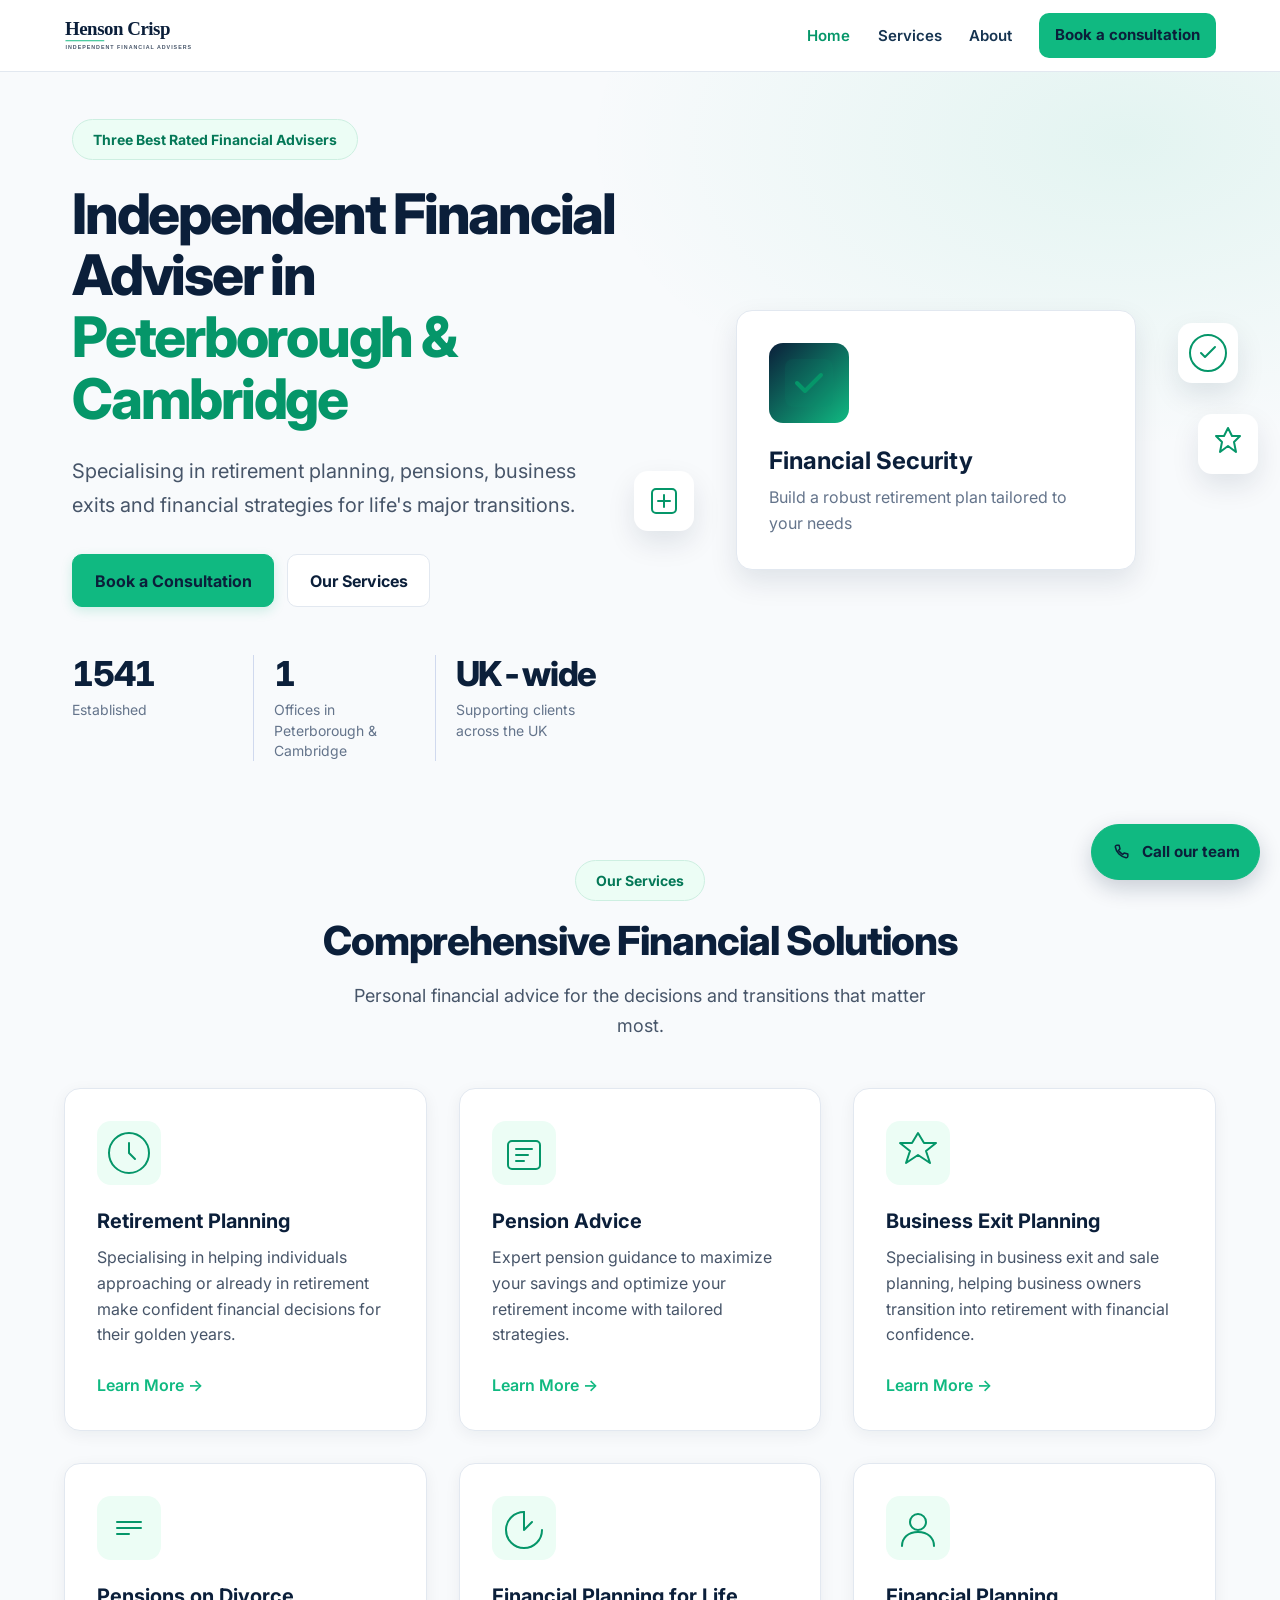
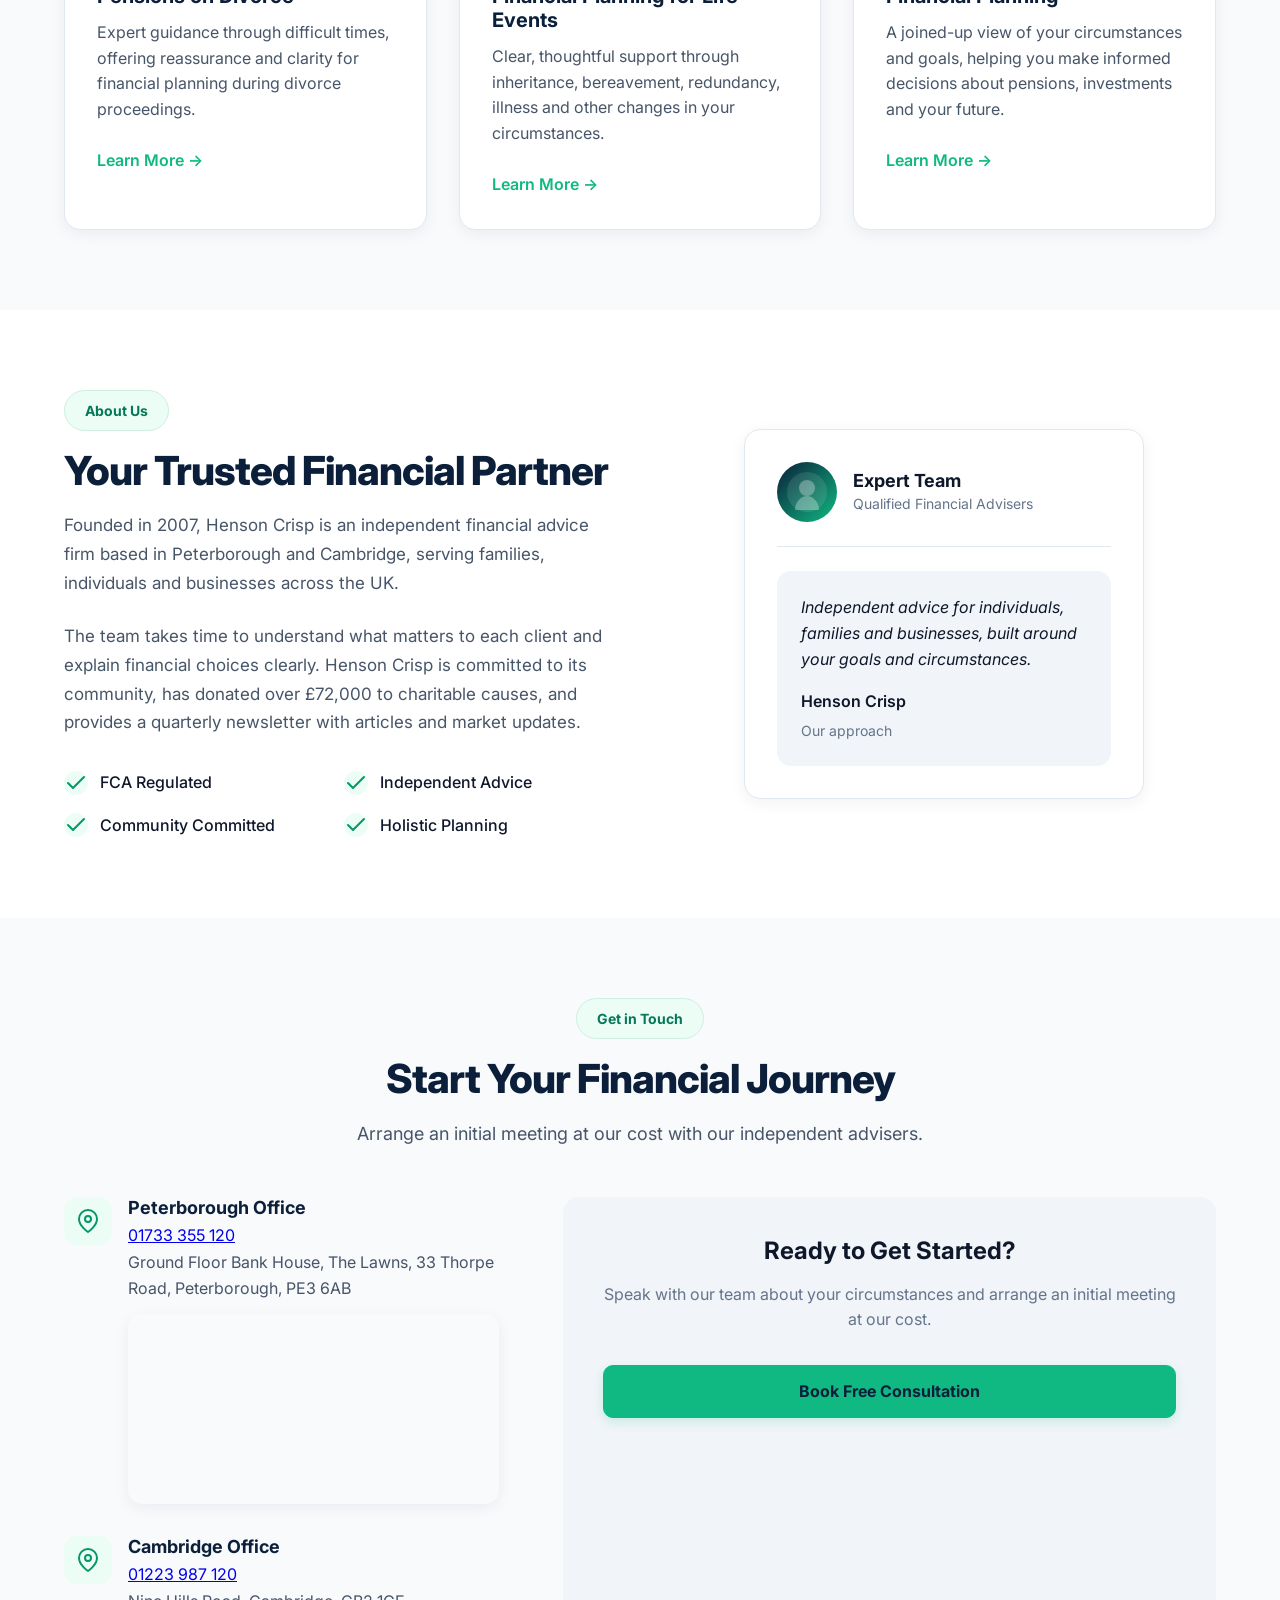
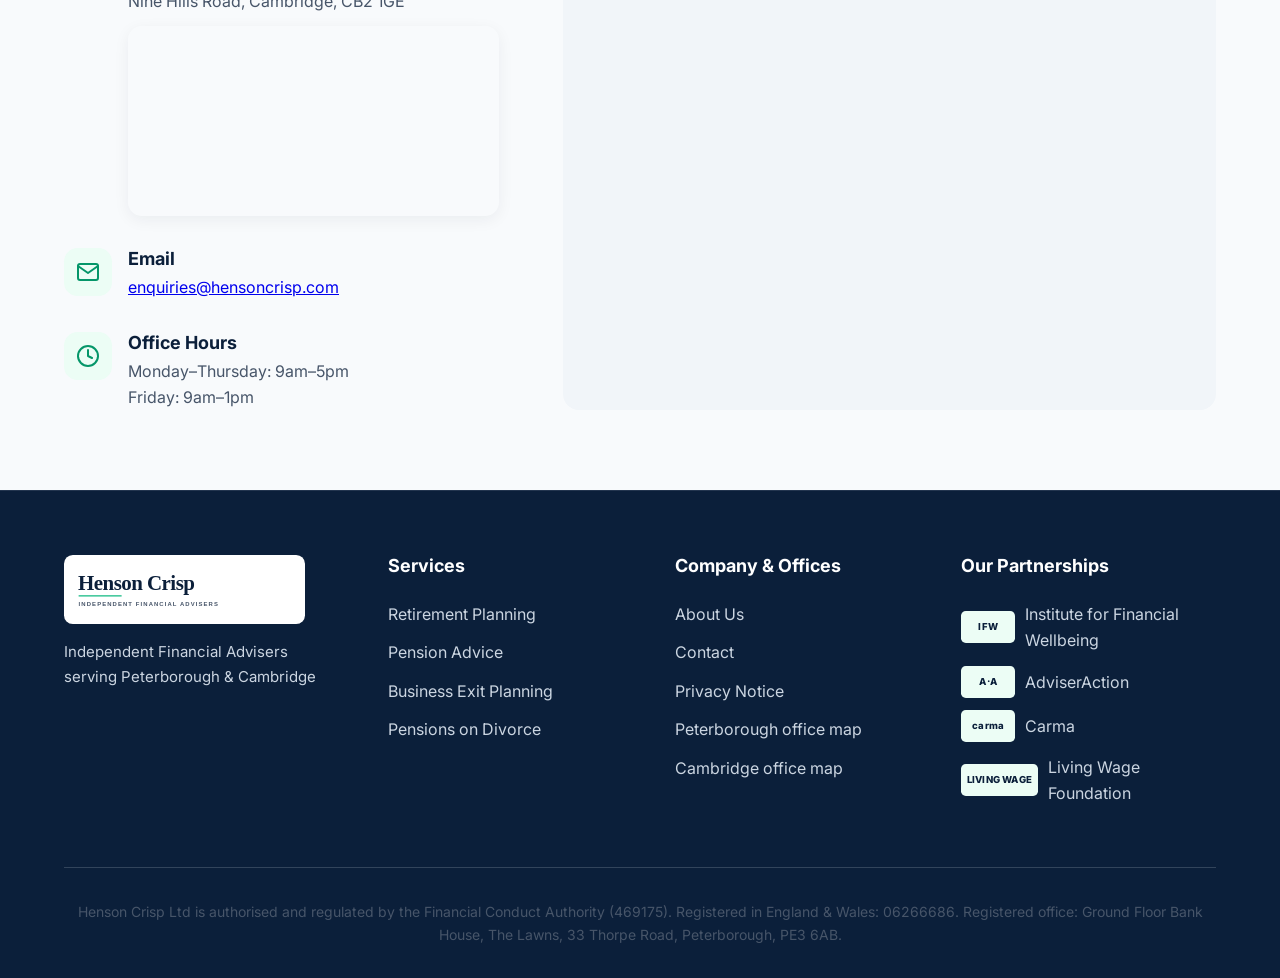
<file: index.html>
<!DOCTYPE html>
<html lang="en">
<head>
    <meta charset="UTF-8">
    <meta name="viewport" content="width=device-width, initial-scale=1.0">
    <title>Henson Crisp | Independent Financial Advisers in Peterborough & Cambridge</title>
    <link rel="stylesheet" href="css/style.css">
    <link rel="stylesheet" href="css/trust-wealth.css">
    <link rel="preconnect" href="https://fonts.googleapis.com">
    <link rel="preconnect" href="https://fonts.gstatic.com" crossorigin>
    <link href="https://fonts.googleapis.com/css2?family=Inter:wght@300;400;500;600;700;800&display=swap" rel="stylesheet">
</head>
<body>
    <!-- Navigation -->
    <nav class="navbar">
        <div class="container">
            <a class="nav-brand" href="index.html" aria-label="Henson Crisp home"><img class="brand-logo" src="images/henson-crisp-logo.svg" alt="Henson Crisp — Independent Financial Advisers"></a>
            <ul class="nav-menu">
                <li><a href="index.html" class="active" aria-current="page">Home</a></li>
                <li><a href="services.html">Services</a></li>
                <li><a href="about.html">About</a></li>
                <li class="nav-cta"><a href="consultation.html">Book a consultation</a></li>
            </ul>
            <button class="nav-toggle" aria-label="Toggle menu">
                <span></span>
                <span></span>
                <span></span>
            </button>
        </div>
    </nav>

    <!-- Hero Section -->
    <section id="home" class="hero">
        <div class="hero-bg"></div>
        <div class="container">
            <div class="hero-content">
                <div class="hero-badge">
                    <span>Three Best Rated Financial Advisers</span>
                </div>
                <h1 class="hero-title">
                    Independent Financial Adviser in 
                    <span class="highlight">Peterborough & Cambridge</span>
                </h1>
                <p class="hero-subtitle">
                    Specialising in retirement planning, pensions, business exits and financial strategies for life's major transitions.
                </p>
                <div class="hero-cta">
                    <a href="consultation.html" class="btn btn-primary">Book a Consultation</a>
                    <a href="services.html" class="btn btn-secondary">Our Services</a>
                </div>
                <div class="hero-stats">
                    <div class="stat">
                        <div class="stat-number">2007</div>
                        <div class="stat-label">Established</div>
                    </div>
                    <div class="stat">
                        <div class="stat-number">2</div>
                        <div class="stat-label">Offices in Peterborough & Cambridge</div>
                    </div>
                    <div class="stat">
                        <div class="stat-number">UK-wide</div>
                        <div class="stat-label">Supporting clients across the UK</div>
                    </div>
                </div>
            </div>
            <div class="hero-visual">
                <div class="hero-card">
                    <div class="card-icon">
                        <svg width="64" height="64" viewBox="0 0 64 64" fill="none" xmlns="http://www.w3.org/2000/svg">
                            <rect x="8" y="8" width="48" height="48" rx="8" fill="currentColor" fill-opacity="0.1"/>
                            <path d="M20 32L28 40L44 24" stroke="currentColor" stroke-width="4" stroke-linecap="round" stroke-linejoin="round"/>
                        </svg>
                    </div>
                    <div class="card-content">
                        <h3>Financial Security</h3>
                        <p>Build a robust retirement plan tailored to your needs</p>
                    </div>
                </div>
                <div class="floating-icon icon-1">
                    <svg width="40" height="40" viewBox="0 0 40 40" fill="none">
                        <circle cx="20" cy="20" r="18" stroke="currentColor" stroke-width="2"/>
                        <path d="M13 20L17 24L27 14" stroke="currentColor" stroke-width="2" stroke-linecap="round" stroke-linejoin="round"/>
                    </svg>
                </div>
                <div class="floating-icon icon-2">
                    <svg width="40" height="40" viewBox="0 0 40 40" fill="none">
                        <rect x="8" y="8" width="24" height="24" rx="4" stroke="currentColor" stroke-width="2"/>
                        <path d="M20 14V26M14 20H26" stroke="currentColor" stroke-width="2" stroke-linecap="round"/>
                    </svg>
                </div>
                <div class="floating-icon icon-3">
                    <svg width="40" height="40" viewBox="0 0 40 40" fill="none">
                        <path d="M20 4L24 12H32L26 18L28 28L20 22L12 28L14 18L8 12H16L20 4Z" stroke="currentColor" stroke-width="2" stroke-linecap="round" stroke-linejoin="round"/>
                    </svg>
                </div>
            </div>
        </div>
    </section>

    <!-- Services Section -->
    <section id="services" class="services">
        <div class="container">
            <div class="section-header">
                <span class="section-badge">Our Services</span>
                <h2 class="section-title">Comprehensive Financial Solutions</h2>
                <p class="section-subtitle">Personal financial advice for the decisions and transitions that matter most.</p>
            </div>
            <div class="services-grid">
                <div class="service-card">
                    <div class="service-icon">
                        <svg width="48" height="48" viewBox="0 0 48 48" fill="none" xmlns="http://www.w3.org/2000/svg">
                            <circle cx="24" cy="24" r="20" stroke="currentColor" stroke-width="2"/>
                            <path d="M24 14V24L30 30" stroke="currentColor" stroke-width="2" stroke-linecap="round" stroke-linejoin="round"/>
                        </svg>
                    </div>
                    <h3>Retirement Planning</h3>
                    <p>Specialising in helping individuals approaching or already in retirement make confident financial decisions for their golden years.</p>
                    <a href="services.html" class="service-link">Learn More →</a>
                </div>
                <div class="service-card">
                    <div class="service-icon">
                        <svg width="48" height="48" viewBox="0 0 48 48" fill="none" xmlns="http://www.w3.org/2000/svg">
                            <rect x="8" y="12" width="32" height="28" rx="4" stroke="currentColor" stroke-width="2"/>
                            <path d="M16 20H32M16 26H28M16 32H24" stroke="currentColor" stroke-width="2" stroke-linecap="round"/>
                        </svg>
                    </div>
                    <h3>Pension Advice</h3>
                    <p>Expert pension guidance to maximize your savings and optimize your retirement income with tailored strategies.</p>
                    <a href="services.html" class="service-link">Learn More →</a>
                </div>
                <div class="service-card">
                    <div class="service-icon">
                        <svg width="48" height="48" viewBox="0 0 48 48" fill="none" xmlns="http://www.w3.org/2000/svg">
                            <path d="M24 4L30 14H42L32 22L36 34L24 26L12 34L16 22L6 14H18L24 4Z" stroke="currentColor" stroke-width="2" stroke-linecap="round" stroke-linejoin="round"/>
                        </svg>
                    </div>
                    <h3>Business Exit Planning</h3>
                    <p>Specialising in business exit and sale planning, helping business owners transition into retirement with financial confidence.</p>
                    <a href="services.html" class="service-link">Learn More →</a>
                </div>
                <div class="service-card">
                    <div class="service-icon">
                        <svg width="48" height="48" viewBox="0 0 48 48" fill="none" xmlns="http://www.w3.org/2000/svg">
                            <path d="M12 24H36M12 18H36M12 30H24" stroke="currentColor" stroke-width="2" stroke-linecap="round"/>
                        </svg>
                    </div>
                    <h3>Pensions on Divorce</h3>
                    <p>Expert guidance through difficult times, offering reassurance and clarity for financial planning during divorce proceedings.</p>
                    <a href="services.html" class="service-link">Learn More →</a>
                </div>
                <div class="service-card">
                    <div class="service-icon">
                        <svg width="48" height="48" viewBox="0 0 48 48" fill="none" xmlns="http://www.w3.org/2000/svg">
                            <path d="M24 8C14 8 6 16 6 26C6 36 14 44 24 44C34 44 42 36 42 26" stroke="currentColor" stroke-width="2" stroke-linecap="round"/>
                            <path d="M24 8V26M24 26L32 18" stroke="currentColor" stroke-width="2" stroke-linecap="round" stroke-linejoin="round"/>
                        </svg>
                    </div>
                    <h3>Financial Planning for Life Events</h3>
                    <p>Clear, thoughtful support through inheritance, bereavement, redundancy, illness and other changes in your circumstances.</p>
                    <a href="services.html" class="service-link">Learn More →</a>
                </div>
                <div class="service-card">
                    <div class="service-icon">
                        <svg width="48" height="48" viewBox="0 0 48 48" fill="none" xmlns="http://www.w3.org/2000/svg">
                            <circle cx="24" cy="18" r="8" stroke="currentColor" stroke-width="2"/>
                            <path d="M8 42C8 34 14 28 24 28C34 28 40 34 40 42" stroke="currentColor" stroke-width="2" stroke-linecap="round"/>
                        </svg>
                    </div>
                    <h3>Financial Planning</h3>
                    <p>A joined-up view of your circumstances and goals, helping you make informed decisions about pensions, investments and your future.</p>
                    <a href="services.html" class="service-link">Learn More →</a>
                </div>
            </div>
        </div>
    </section>

    <!-- About Section -->
    <section id="about" class="about">
        <div class="container">
            <div class="about-content">
                <div class="about-text">
                    <span class="section-badge">About Us</span>
                    <h2 class="section-title">Your Trusted Financial Partner</h2>
                    <p class="about-description">
                        Founded in 2007, Henson Crisp is an independent financial advice firm based in Peterborough and Cambridge, serving families, individuals and businesses across the UK.
                    </p>
                    <p class="about-description">
                        The team takes time to understand what matters to each client and explain financial choices clearly. Henson Crisp is committed to its community, has donated over £72,000 to charitable causes, and provides a quarterly newsletter with articles and market updates.
                    </p>
                    <div class="about-features">
                        <div class="feature">
                            <div class="feature-icon">
                                <svg width="24" height="24" viewBox="0 0 24 24" fill="none" stroke="currentColor" stroke-width="2">
                                    <path d="M20 6L9 17L4 12" stroke-linecap="round" stroke-linejoin="round"/>
                                </svg>
                            </div>
                            <span>FCA Regulated</span>
                        </div>
                        <div class="feature">
                            <div class="feature-icon">
                                <svg width="24" height="24" viewBox="0 0 24 24" fill="none" stroke="currentColor" stroke-width="2">
                                    <path d="M20 6L9 17L4 12" stroke-linecap="round" stroke-linejoin="round"/>
                                </svg>
                            </div>
                            <span>Independent Advice</span>
                        </div>
                        <div class="feature">
                            <div class="feature-icon">
                                <svg width="24" height="24" viewBox="0 0 24 24" fill="none" stroke="currentColor" stroke-width="2">
                                    <path d="M20 6L9 17L4 12" stroke-linecap="round" stroke-linejoin="round"/>
                                </svg>
                            </div>
                            <span>Community Committed</span>
                        </div>
                        <div class="feature">
                            <div class="feature-icon">
                                <svg width="24" height="24" viewBox="0 0 24 24" fill="none" stroke="currentColor" stroke-width="2">
                                    <path d="M20 6L9 17L4 12" stroke-linecap="round" stroke-linejoin="round"/>
                                </svg>
                            </div>
                            <span>Holistic Planning</span>
                        </div>
                    </div>
                </div>
                <div class="about-visual">
                    <div class="about-card">
                        <div class="about-card-header">
                            <div class="avatar">
                                <svg width="48" height="48" viewBox="0 0 48 48" fill="none">
                                    <circle cx="24" cy="24" r="20" fill="currentColor" fill-opacity="0.1"/>
                                    <circle cx="24" cy="20" r="8" fill="currentColor" fill-opacity="0.3"/>
                                    <path d="M12 42C12 34 18 28 24 28C30 28 36 34 36 42" fill="currentColor" fill-opacity="0.3"/>
                                </svg>
                            </div>
                            <div class="about-card-info">
                                <h4>Expert Team</h4>
                                <p>Qualified Financial Advisers</p>
                            </div>
                        </div>
                        <div class="about-card-body">
                            <div class="testimonial">
                                <p>Independent advice for individuals, families and businesses, built around your goals and circumstances.</p>
                                <div class="testimonial-author">
                                    <span>Henson Crisp</span>
                                    <span>Our approach</span>
                                </div>
                            </div>
                        </div>
                    </div>
                </div>
            </div>
        </div>
    </section>

    <!-- Contact Section -->
    <section id="contact" class="contact">
        <div class="container">
            <div class="section-header">
                <span class="section-badge">Get in Touch</span>
                <h2 class="section-title">Start Your Financial Journey</h2>
            <p class="section-subtitle">Arrange an initial meeting at our cost with our independent advisers.</p>
            </div>
            <div class="contact-content">
                <div class="contact-info">
                    <div class="contact-item office-location">
                        <div class="contact-icon">
                            <svg width="24" height="24" viewBox="0 0 24 24" fill="none" stroke="currentColor" stroke-width="2">
                                <path d="M21 10c0 7-9 13-9 13s-9-6-9-13a9 9 0 0 1 18 0z" stroke-linecap="round" stroke-linejoin="round"/>
                                <circle cx="12" cy="10" r="3" stroke-linecap="round" stroke-linejoin="round"/>
                            </svg>
                        </div>
                        <div>
                            <h4>Peterborough Office</h4>
                            <p><a href="tel:01733355120">01733 355 120</a><br>Ground Floor Bank House, The Lawns, 33 Thorpe Road, Peterborough, PE3 6AB</p>
                            <iframe class="office-map" title="Google Map showing the Peterborough office" src="https://www.google.com/maps?q=Ground%20Floor%20Bank%20House%2C%20The%20Lawns%2C%2033%20Thorpe%20Road%2C%20Peterborough%2C%20PE3%206AB&amp;output=embed" loading="lazy" referrerpolicy="no-referrer-when-downgrade" allowfullscreen></iframe>
                        </div>
                    </div>
                    <div class="contact-item office-location">
                        <div class="contact-icon">
                            <svg width="24" height="24" viewBox="0 0 24 24" fill="none" stroke="currentColor" stroke-width="2">
                                <path d="M21 10c0 7-9 13-9 13s-9-6-9-13a9 9 0 0 1 18 0z" stroke-linecap="round" stroke-linejoin="round"/>
                                <circle cx="12" cy="10" r="3" stroke-linecap="round" stroke-linejoin="round"/>
                            </svg>
                        </div>
                        <div>
                            <h4>Cambridge Office</h4>
                            <p><a href="tel:01223987120">01223 987 120</a><br>Nine Hills Road, Cambridge, CB2 1GE</p>
                            <iframe class="office-map" title="Google Map showing the Cambridge office" src="https://www.google.com/maps?q=Nine%20Hills%20Road%2C%20Cambridge%2C%20CB2%201GE&amp;output=embed" loading="lazy" referrerpolicy="no-referrer-when-downgrade" allowfullscreen></iframe>
                        </div>
                    </div>
                    <div class="contact-item">
                        <div class="contact-icon">
                            <svg width="24" height="24" viewBox="0 0 24 24" fill="none" stroke="currentColor" stroke-width="2">
                                <path d="M4 4h16c1.1 0 2 .9 2 2v12c0 1.1-.9 2-2 2H4c-1.1 0-2-.9-2-2V6c0-1.1.9-2 2-2z" stroke-linecap="round" stroke-linejoin="round"/>
                                <polyline points="22,6 12,13 2,6" stroke-linecap="round" stroke-linejoin="round"/>
                            </svg>
                        </div>
                        <div>
                            <h4>Email</h4>
                            <p><a href="mailto:enquiries@hensoncrisp.com">enquiries@hensoncrisp.com</a></p>
                        </div>
                    </div>
                    <div class="contact-item">
                        <div class="contact-icon">
                            <svg width="24" height="24" viewBox="0 0 24 24" fill="none" stroke="currentColor" stroke-width="2">
                                <circle cx="12" cy="12" r="10" stroke-linecap="round" stroke-linejoin="round"/>
                                <polyline points="12 6 12 12 16 14" stroke-linecap="round" stroke-linejoin="round"/>
                            </svg>
                        </div>
                        <div>
                            <h4>Office Hours</h4>
                            <p>Monday–Thursday: 9am–5pm<br>Friday: 9am–1pm</p>
                        </div>
                    </div>
                </div>
                <div class="contact-cta">
                    <h3>Ready to Get Started?</h3>
                    <p>Speak with our team about your circumstances and arrange an initial meeting at our cost.</p>
                    <a href="consultation.html" class="btn btn-primary btn-full">Book Free Consultation</a>
                </div>
            </div>
        </div>
    </section>

    <!-- Footer -->
    <footer class="footer">
        <div class="container">
            <div class="footer-content">
                <div class="footer-brand">
                    <a class="footer-logo-link" href="index.html"><img class="footer-logo" src="images/henson-crisp-logo.svg" alt="Henson Crisp — Independent Financial Advisers"></a>
                    <p>Independent Financial Advisers serving Peterborough & Cambridge</p>
                </div>
                <div class="footer-links">
                    <div class="footer-link-group">
                        <h4>Services</h4>
                        <a href="#services">Retirement Planning</a>
                        <a href="#services">Pension Advice</a>
                        <a href="#services">Business Exit Planning</a>
                        <a href="#services">Pensions on Divorce</a>
                    </div>
                    <div class="footer-link-group">
                        <h4>Company &amp; Offices</h4>
                        <a href="about.html">About Us</a>
                        <a href="#contact">Contact</a>
                        <a href="https://www.hensoncrisp.com/privacy-notice/" target="_blank" rel="noopener noreferrer">Privacy Notice</a>
                        <a href="https://www.google.com/maps/search/?api=1&amp;query=Ground%20Floor%20Bank%20House%2C%20The%20Lawns%2C%2033%20Thorpe%20Road%2C%20Peterborough%2C%20PE3%206AB" target="_blank" rel="noopener noreferrer">Peterborough office map</a>
                        <a href="https://www.google.com/maps/search/?api=1&amp;query=Nine%20Hills%20Road%2C%20Cambridge%2C%20CB2%201GE" target="_blank" rel="noopener noreferrer">Cambridge office map</a>
                    </div>
                    <div class="footer-link-group footer-partners">
                        <h4>Our Partnerships</h4>
                        <a href="https://instituteforfinancialwellbeing.co.uk/" target="_blank" rel="noopener noreferrer"><span class="partner-wordmark">IFW</span>Institute for Financial Wellbeing</a>
                        <a href="https://www.ccla.co.uk/news-media/adviser-industry-comes-together-launch-adviseraction" target="_blank" rel="noopener noreferrer"><span class="partner-wordmark">A·A</span>AdviserAction</a>
                        <a href="https://www.carma.earth/" target="_blank" rel="noopener noreferrer"><span class="partner-wordmark">carma</span>Carma</a>
                        <a href="https://www.livingwage.org.uk/living-wage-employers" target="_blank" rel="noopener noreferrer"><span class="partner-wordmark">LIVING WAGE</span>Living Wage Foundation</a>
                    </div>
                </div>
            </div>
            <div class="footer-bottom">
                <p>Henson Crisp Ltd is authorised and regulated by the Financial Conduct Authority (469175). Registered in England & Wales: 06266686. Registered office: Ground Floor Bank House, The Lawns, 33 Thorpe Road, Peterborough, PE3 6AB.</p>
            </div>
        </div>
    </footer>

    <script src="js/main.js"></script>
</body>
</html>
</file>
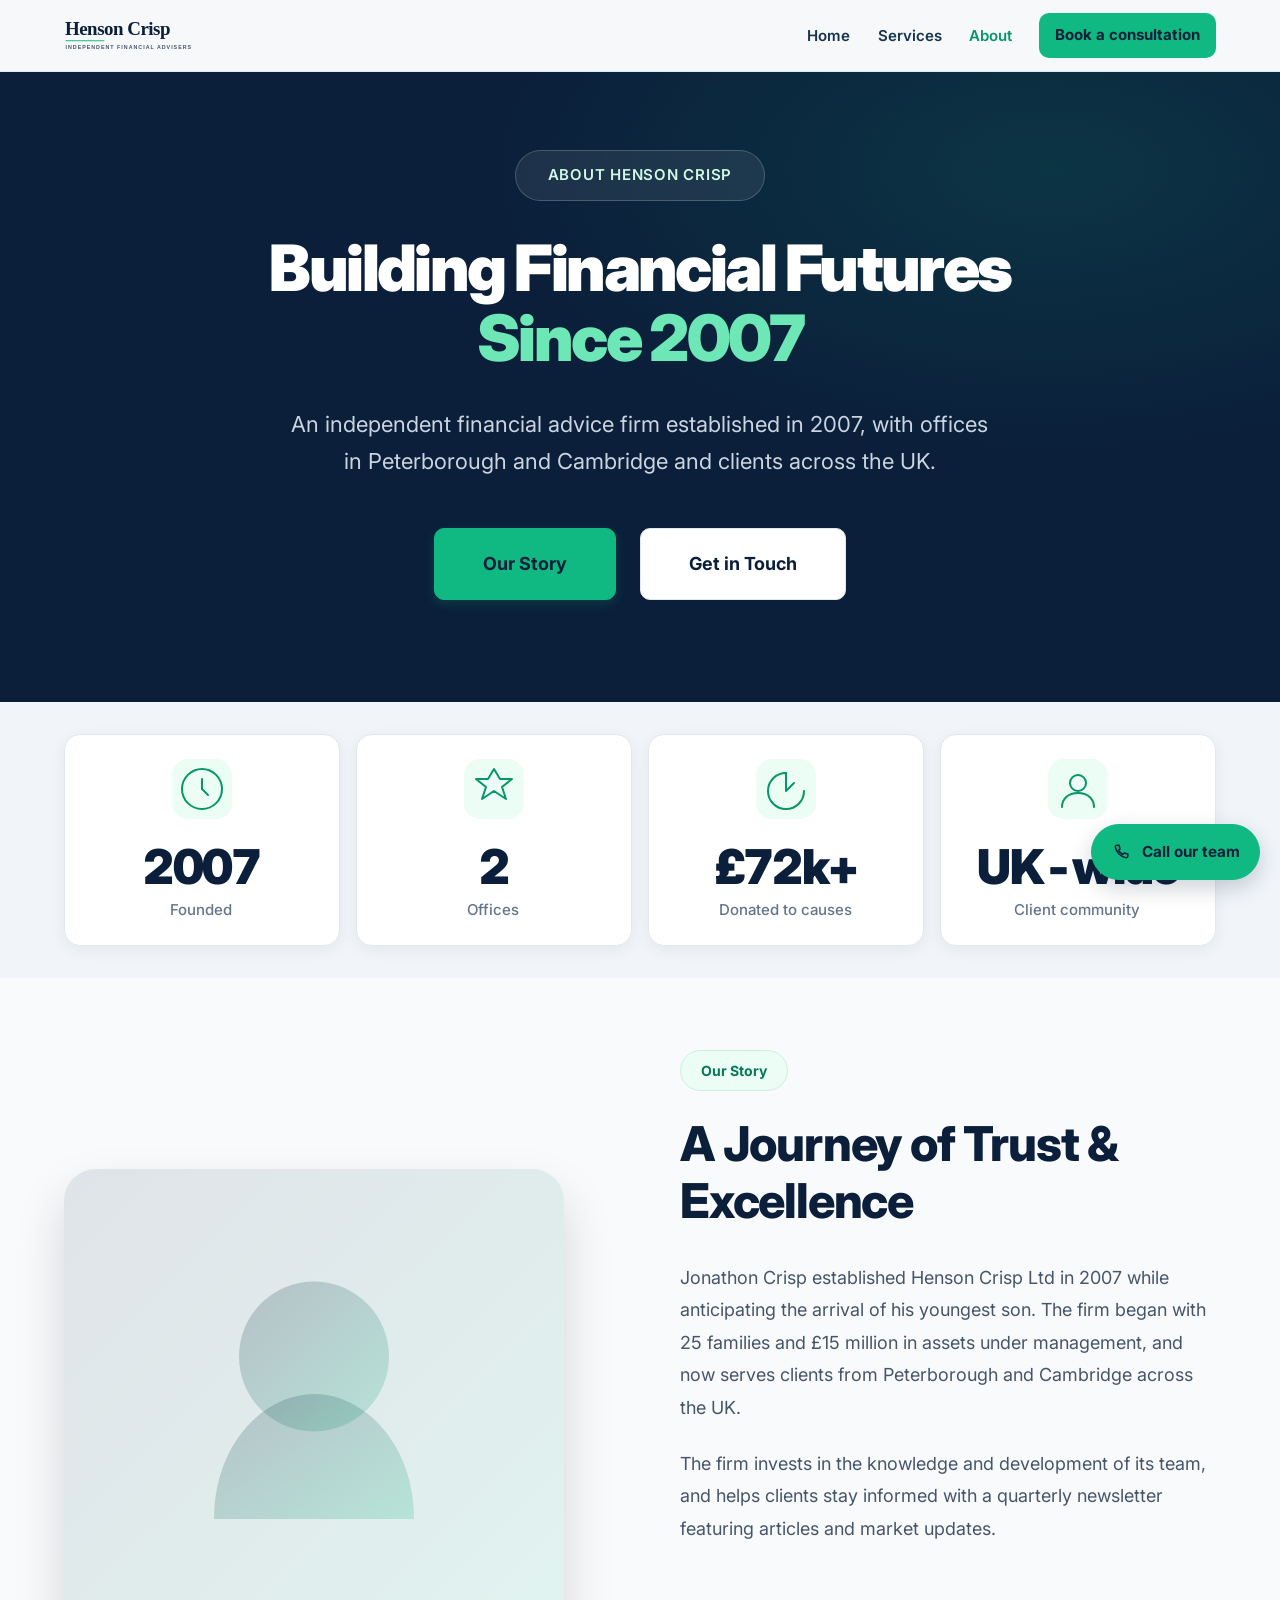
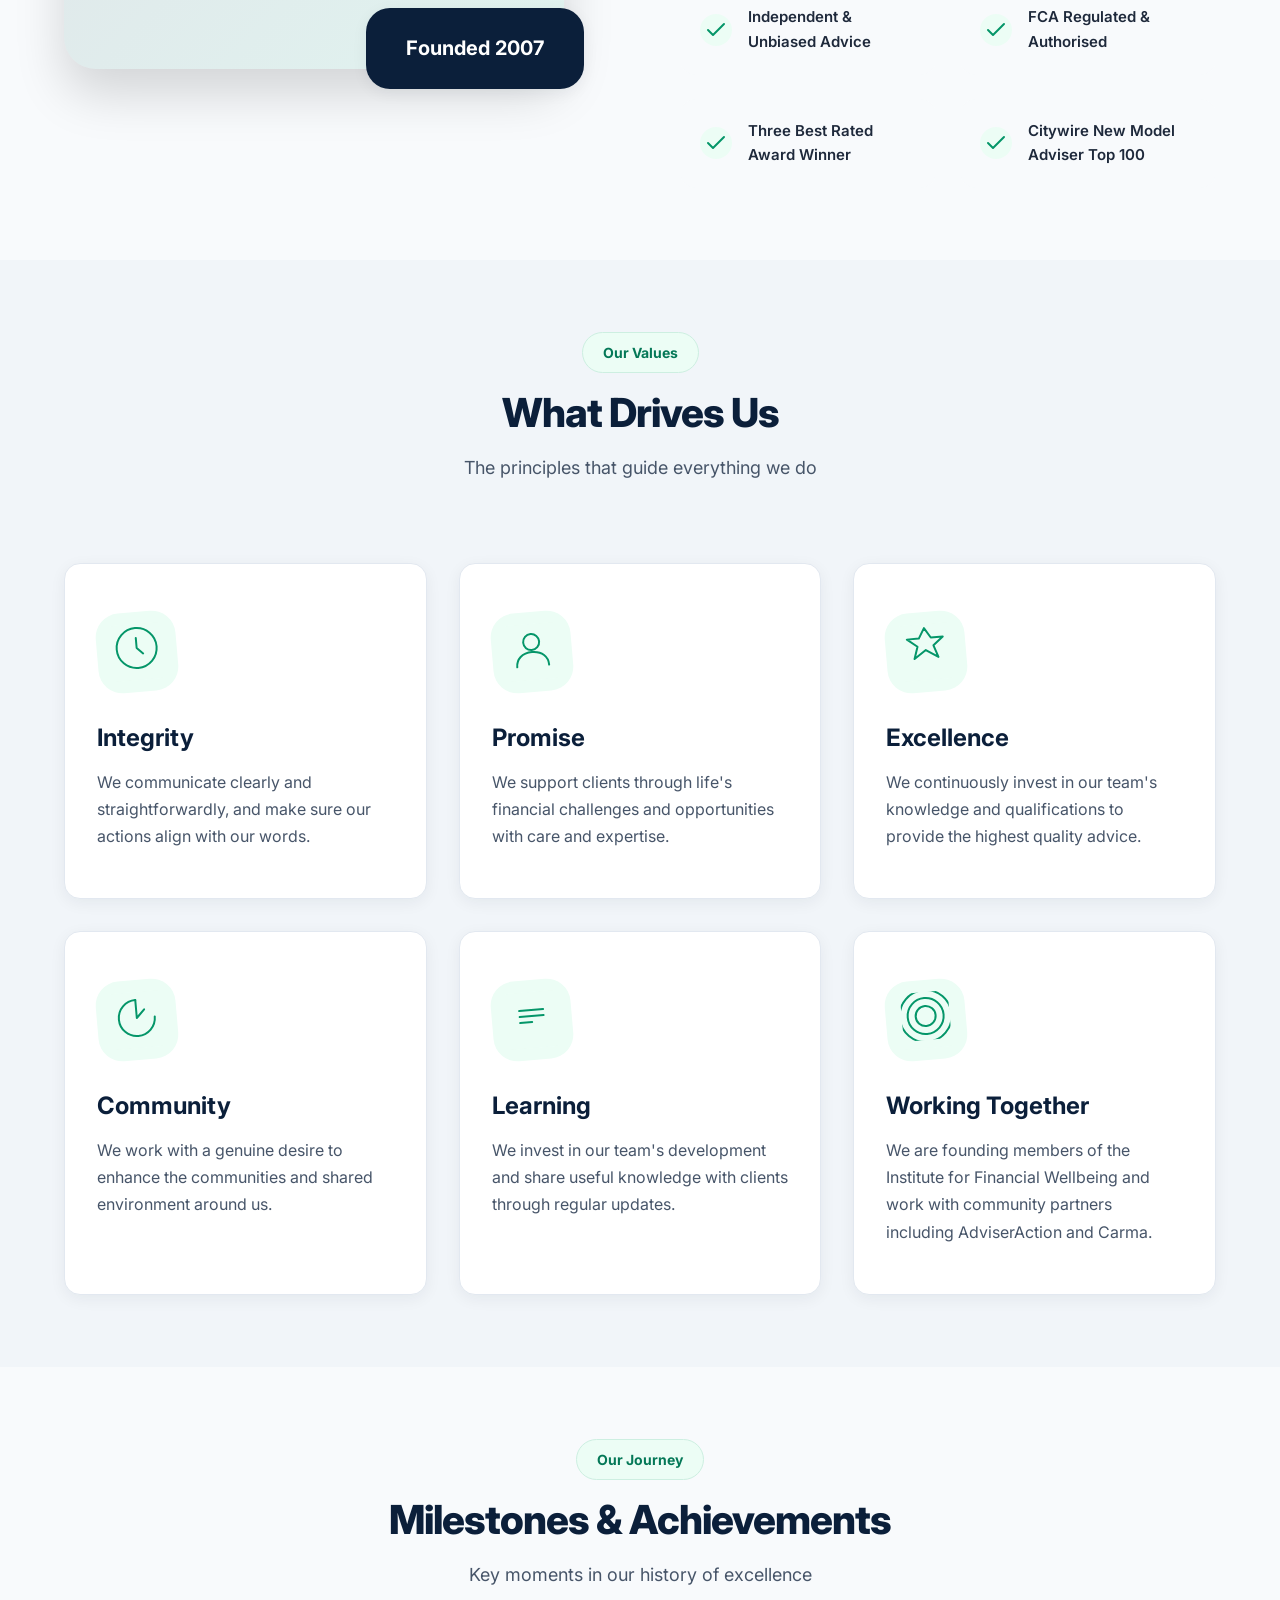
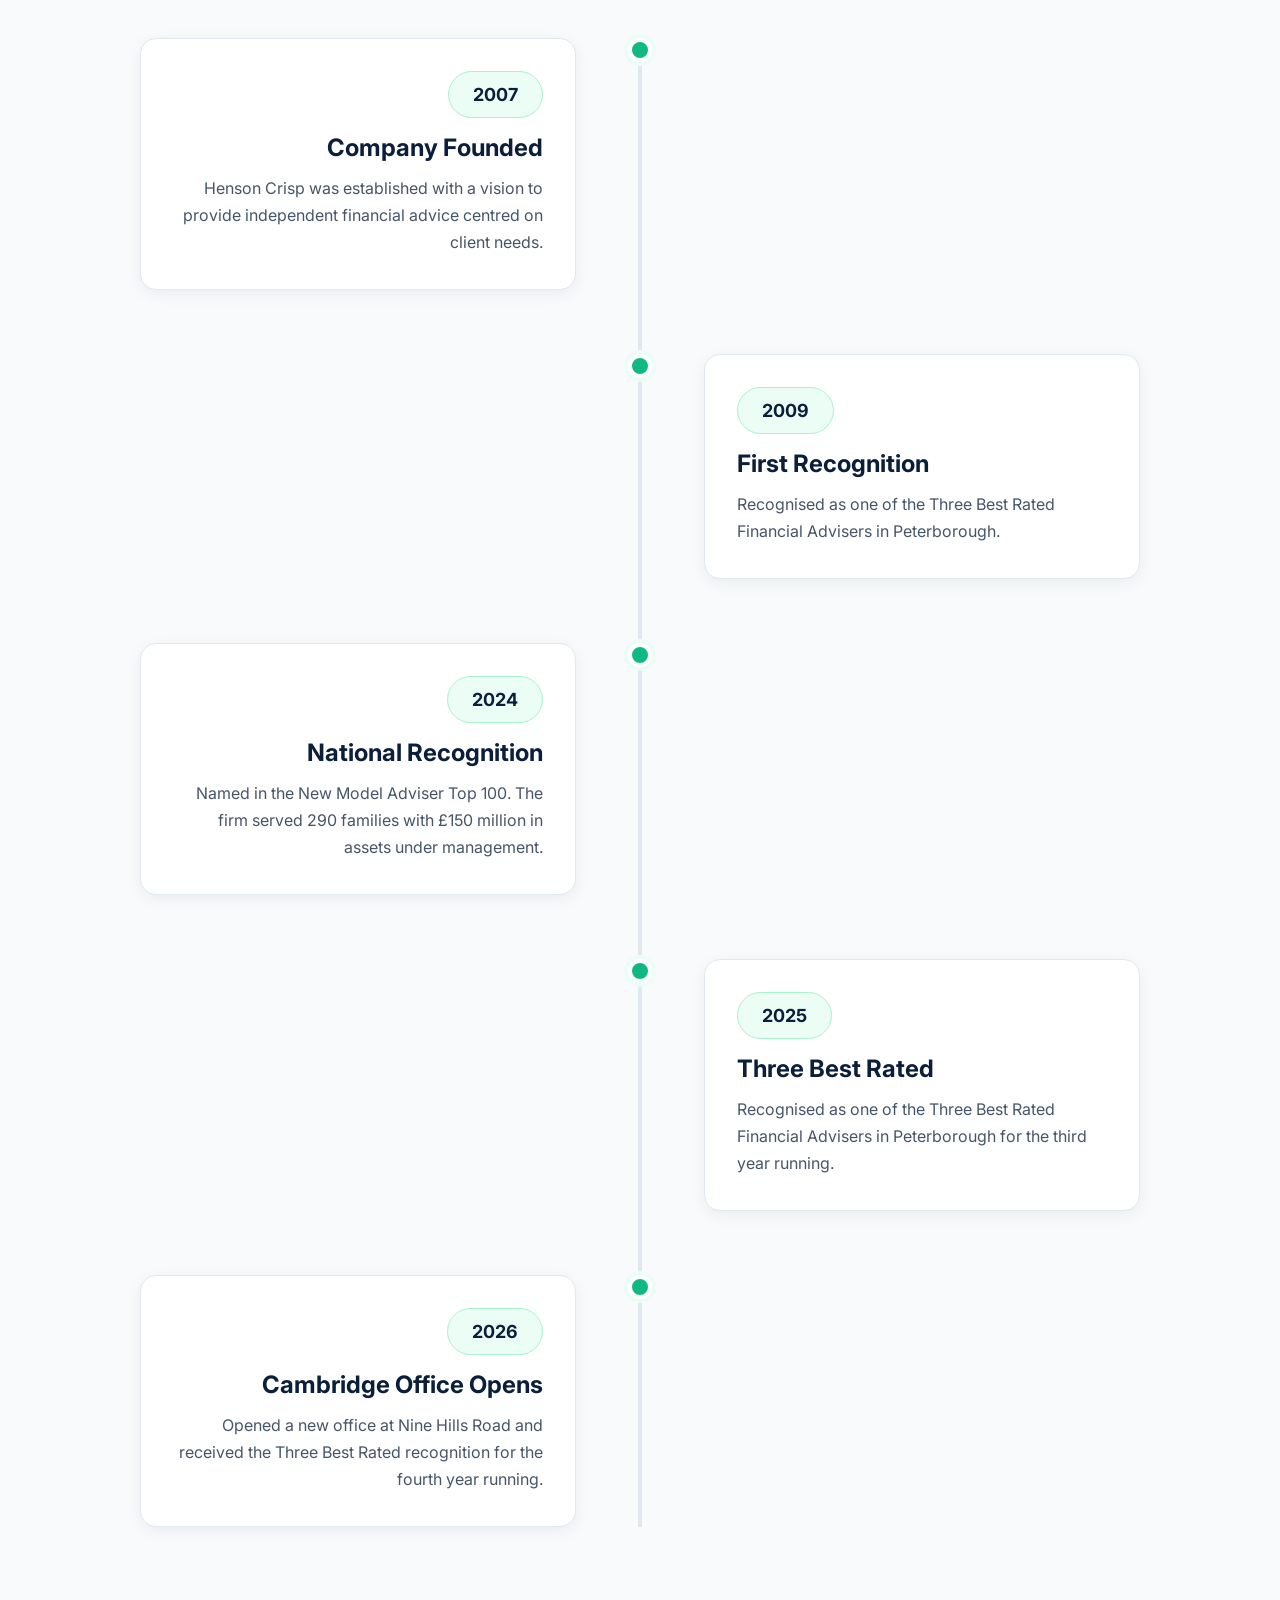
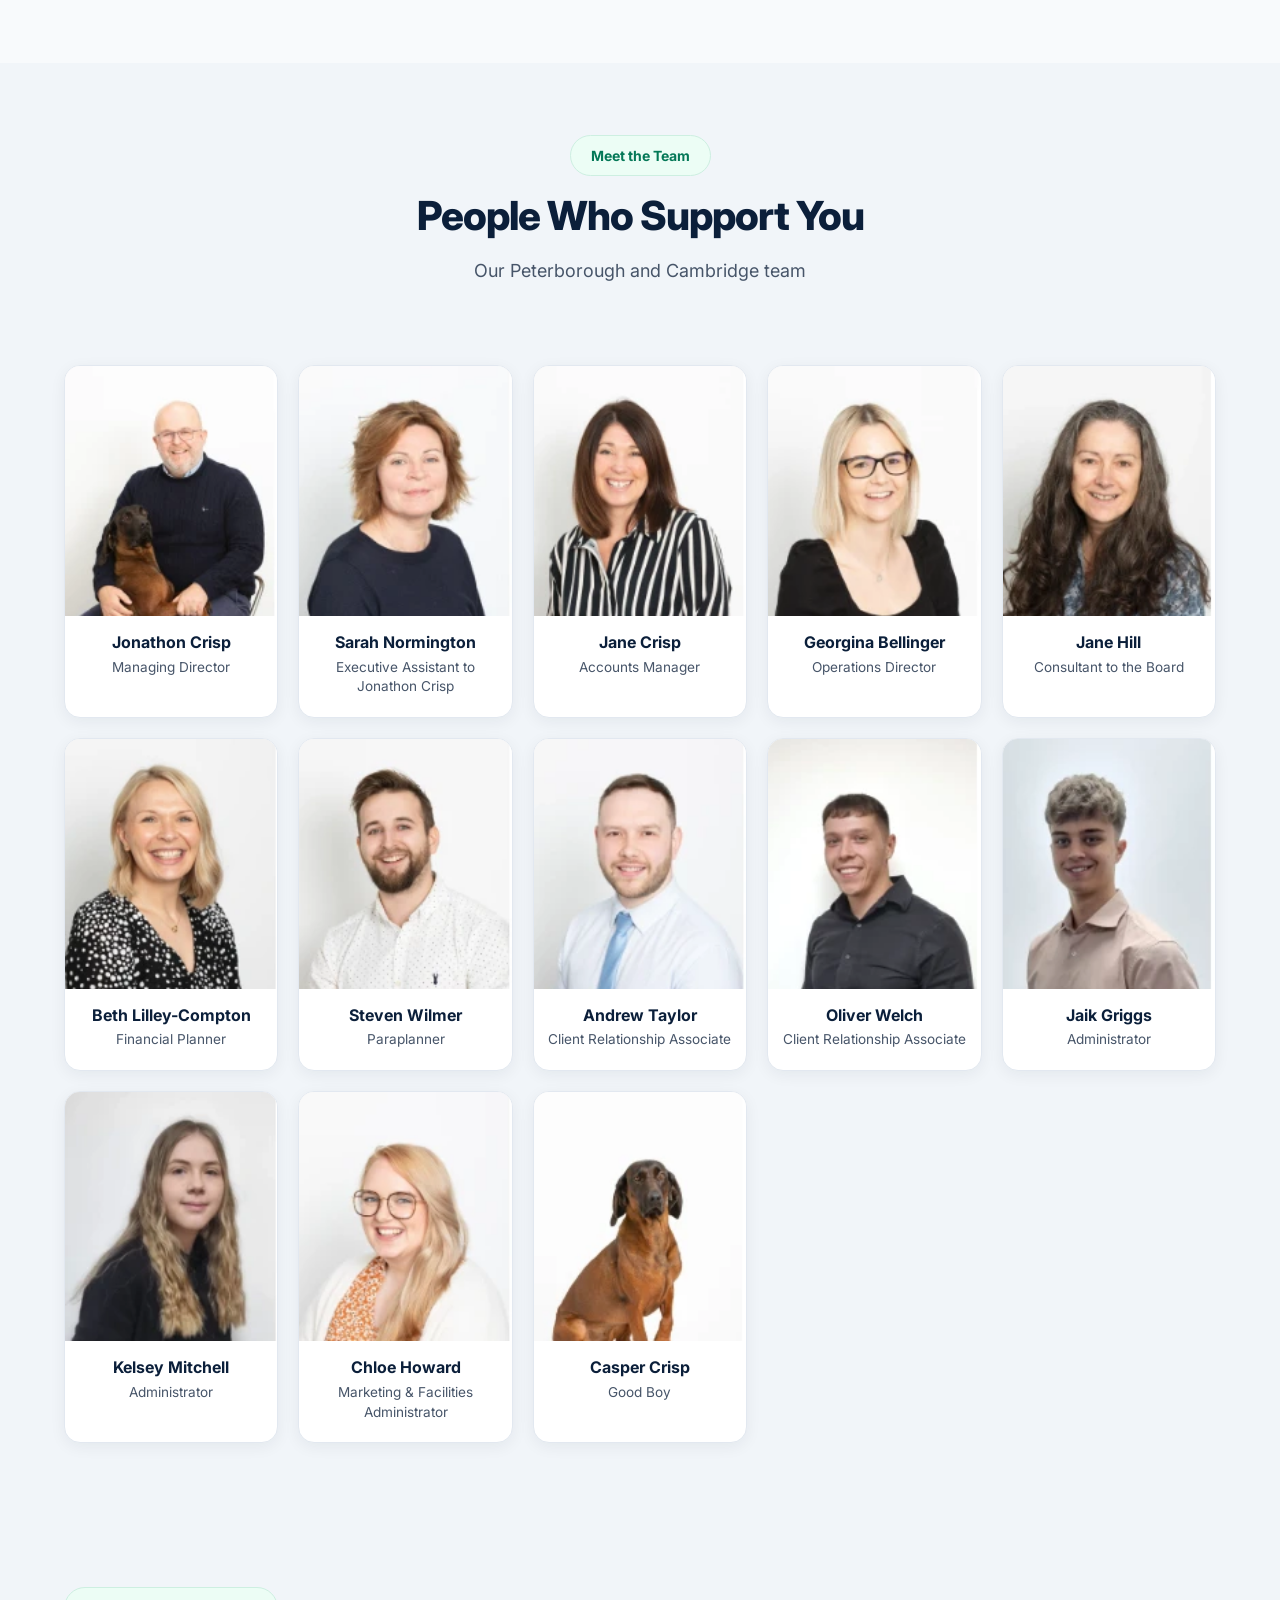
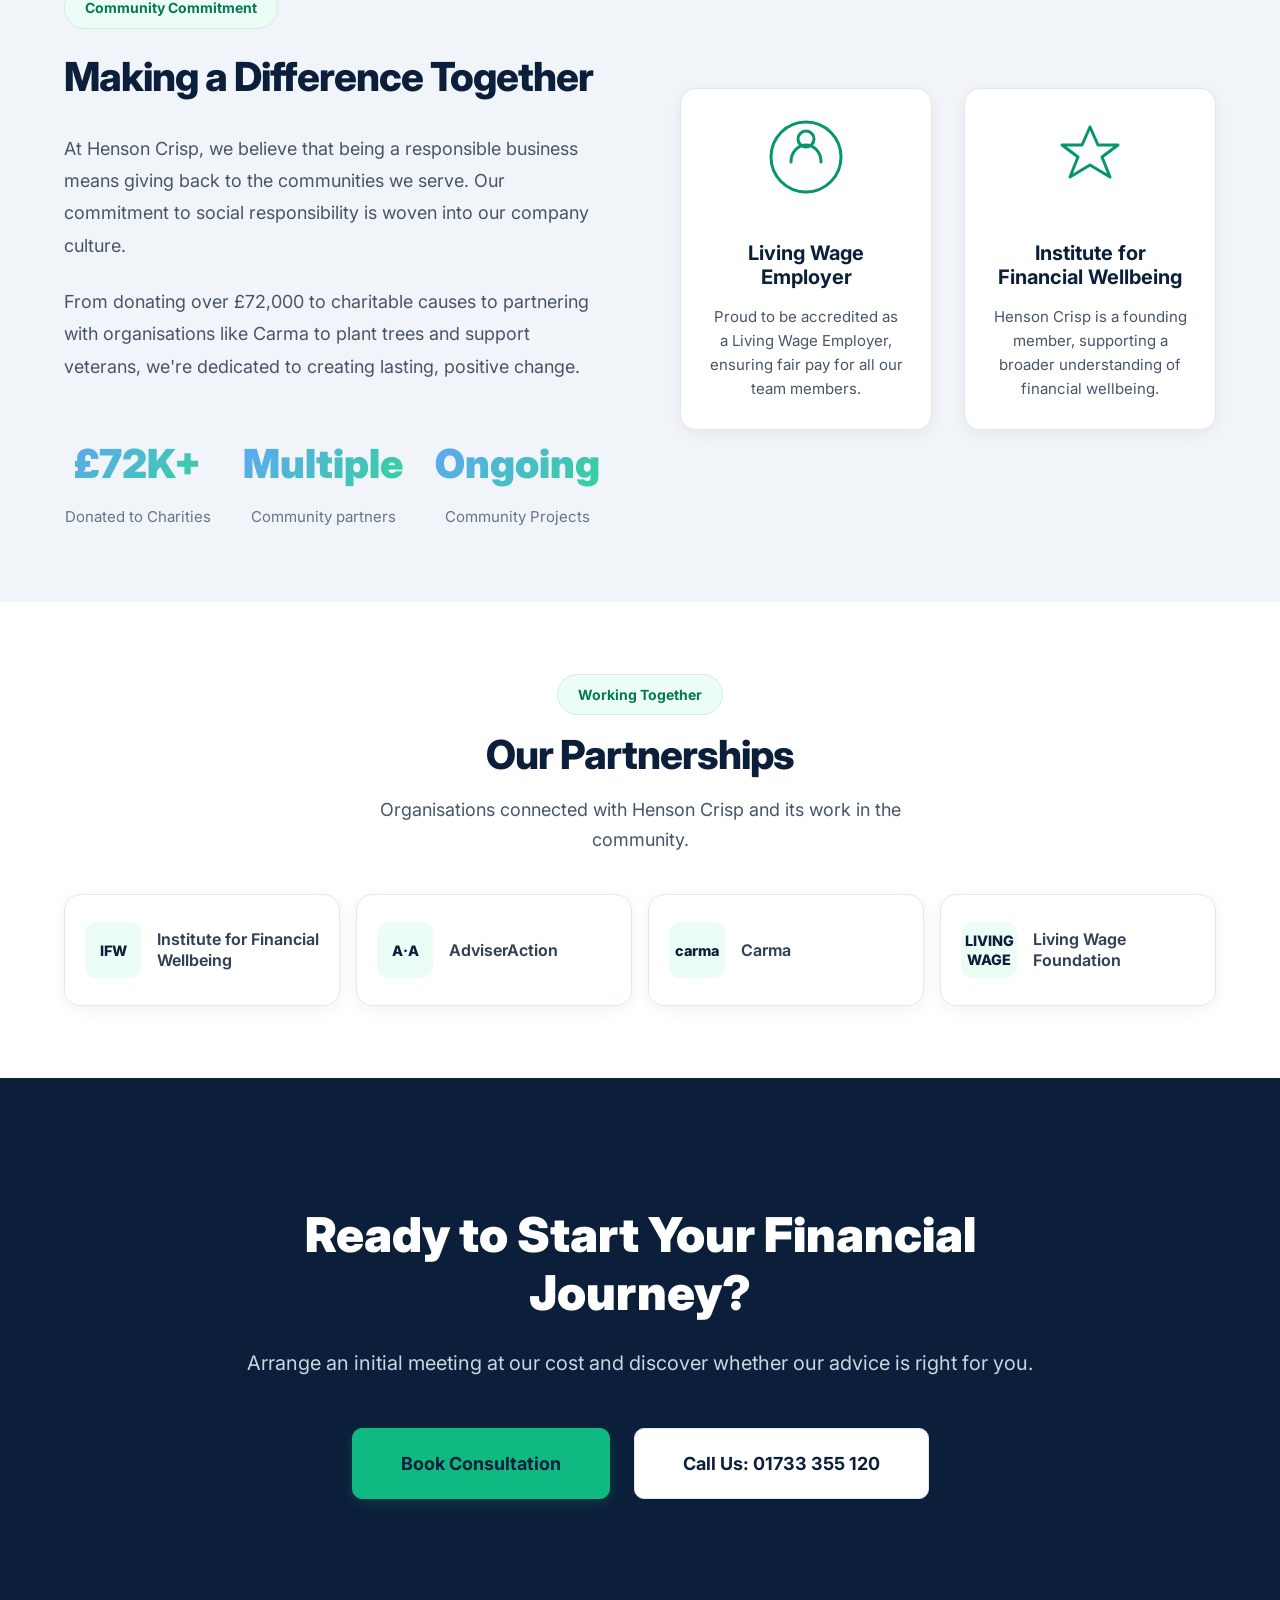
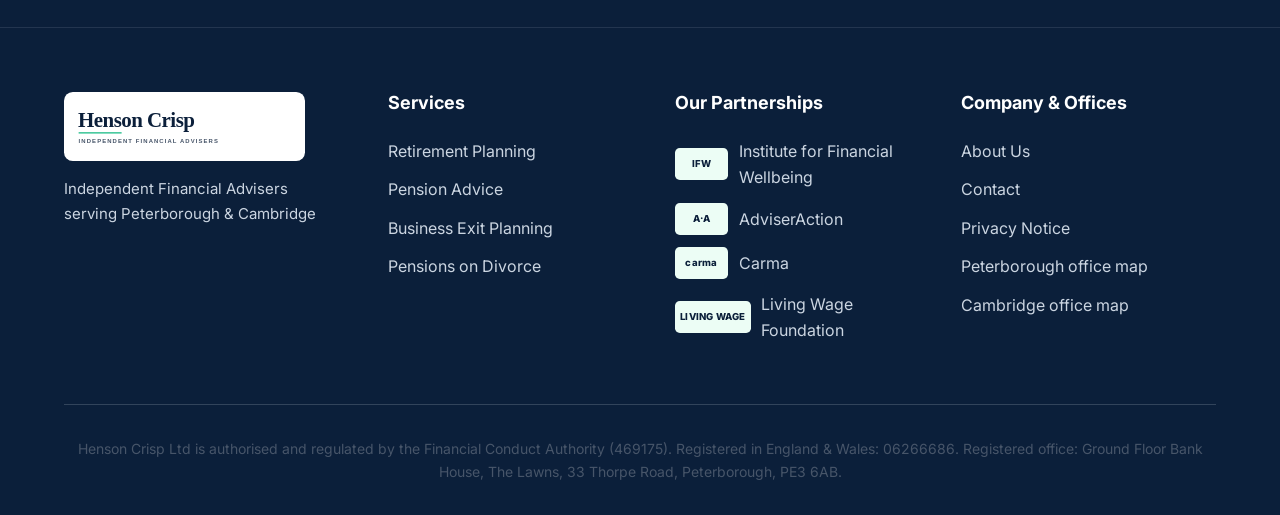
<file: about.html>
<!DOCTYPE html>
<html lang="en">
<head>
    <meta charset="UTF-8">
    <meta name="viewport" content="width=device-width, initial-scale=1.0">
    <title>About Us | Henson Crisp - Independent Financial Advisers</title>
    <link rel="stylesheet" href="css/style.css">
    <link rel="stylesheet" href="css/about.css">
    <link rel="stylesheet" href="css/trust-wealth.css">
    <link rel="preconnect" href="https://fonts.googleapis.com">
    <link rel="preconnect" href="https://fonts.gstatic.com" crossorigin>
    <link href="https://fonts.googleapis.com/css2?family=Inter:wght@300;400;500;600;700;800;900&display=swap" rel="stylesheet">
</head>
<body>
    <!-- Navigation -->
    <nav class="navbar">
        <div class="container">
            <a class="nav-brand" href="index.html" aria-label="Henson Crisp home"><img class="brand-logo" src="images/henson-crisp-logo.svg" alt="Henson Crisp — Independent Financial Advisers"></a>
            <ul class="nav-menu">
                <li><a href="index.html">Home</a></li>
                <li><a href="services.html">Services</a></li>
                <li><a href="about.html" class="active">About</a></li>
                <li class="nav-cta"><a href="consultation.html">Book a consultation</a></li>
            </ul>
            <button class="nav-toggle" aria-label="Toggle menu">
                <span></span>
                <span></span>
                <span></span>
            </button>
        </div>
    </nav>

    <!-- Hero Section -->
    <section class="about-hero">
        <div class="hero-overlay"></div>
        <div class="hero-particles"></div>
        <div class="container">
            <div class="hero-content">
                <div class="hero-badge">
                    <span>About Henson Crisp</span>
                </div>
                <h1 class="hero-title">
                    Building Financial Futures<br>
                    <span class="highlight">Since 2007</span>
                </h1>
                <p class="hero-subtitle">
                    An independent financial advice firm established in 2007, with offices in Peterborough and Cambridge and clients across the UK.
                </p>
                <div class="hero-cta">
                    <a href="#our-story" class="btn btn-primary">Our Story</a>
                    <a href="#contact" class="btn btn-secondary">Get in Touch</a>
                </div>
            </div>
        </div>
        <div class="hero-scroll-indicator">
            <div class="scroll-arrow"></div>
        </div>
    </section>

    <!-- Stats Banner -->
    <section class="stats-banner">
        <div class="container">
            <div class="stats-grid">
                <div class="stat-item">
                    <div class="stat-icon">
                        <svg width="48" height="48" viewBox="0 0 48 48" fill="none">
                            <circle cx="24" cy="24" r="20" stroke="currentColor" stroke-width="2"/>
                            <path d="M24 14V24L30 30" stroke="currentColor" stroke-width="2" stroke-linecap="round" stroke-linejoin="round"/>
                        </svg>
                    </div>
                    <div class="stat-number">2007</div>
                    <div class="stat-label">Founded</div>
                </div>
                <div class="stat-item">
                    <div class="stat-icon">
                        <svg width="48" height="48" viewBox="0 0 48 48" fill="none">
                            <path d="M24 4L30 14H42L32 22L36 34L24 26L12 34L16 22L6 14H18L24 4Z" stroke="currentColor" stroke-width="2" stroke-linecap="round" stroke-linejoin="round"/>
                        </svg>
                    </div>
                    <div class="stat-number">2</div>
                    <div class="stat-label">Offices</div>
                </div>
                <div class="stat-item">
                    <div class="stat-icon">
                        <svg width="48" height="48" viewBox="0 0 48 48" fill="none">
                            <path d="M24 8C14 8 6 16 6 26C6 36 14 44 24 44C34 44 42 36 42 26" stroke="currentColor" stroke-width="2" stroke-linecap="round"/>
                            <path d="M24 8V26M24 26L32 18" stroke="currentColor" stroke-width="2" stroke-linecap="round" stroke-linejoin="round"/>
                        </svg>
                    </div>
                    <div class="stat-number">£72k+</div>
                    <div class="stat-label">Donated to causes</div>
                </div>
                <div class="stat-item">
                    <div class="stat-icon">
                        <svg width="48" height="48" viewBox="0 0 48 48" fill="none">
                            <circle cx="24" cy="18" r="8" stroke="currentColor" stroke-width="2"/>
                            <path d="M8 42C8 34 14 28 24 28C34 28 40 34 40 42" stroke="currentColor" stroke-width="2" stroke-linecap="round"/>
                        </svg>
                    </div>
                    <div class="stat-number">UK-wide</div>
                    <div class="stat-label">Client community</div>
                </div>
            </div>
        </div>
    </section>

    <!-- Our Story Section -->
    <section id="our-story" class="our-story">
        <div class="container">
            <div class="story-content">
                <div class="story-visual">
                    <div class="story-image-wrapper">
                        <div class="story-image">
                            <svg width="100%" height="100%" viewBox="0 0 400 400" fill="none">
                                <rect width="400" height="400" rx="20" fill="url(#gradient1)" fill-opacity="0.1"/>
                                <circle cx="200" cy="150" r="60" fill="url(#gradient1)" fill-opacity="0.2"/>
                                <path d="M120 280C120 220 160 180 200 180C240 180 280 220 280 280" fill="url(#gradient1)" fill-opacity="0.2"/>
                                <defs>
                                    <linearGradient id="gradient1" x1="0%" y1="0%" x2="100%" y2="100%">
                                        <stop offset="0%" style="stop-color:#0B1F3A"/>
                                        <stop offset="100%" style="stop-color:#10B981"/>
                                    </linearGradient>
                                </defs>
                            </svg>
                        </div>
                        <div class="floating-badge">
                            <span>Founded 2007</span>
                        </div>
                    </div>
                </div>
                <div class="story-text">
                    <span class="section-badge">Our Story</span>
                    <h2 class="section-title">A Journey of Trust & Excellence</h2>
                    <p class="story-description">
                        Jonathon Crisp established Henson Crisp Ltd in 2007 while anticipating the arrival of his youngest son. The firm began with 25 families and £15 million in assets under management, and now serves clients from Peterborough and Cambridge across the UK.
                    </p>
                    <p class="story-description">
                        The firm invests in the knowledge and development of its team, and helps clients stay informed with a quarterly newsletter featuring articles and market updates.
                    </p>
                    <div class="story-highlights">
                        <div class="highlight-item">
                            <div class="highlight-icon">
                                <svg width="24" height="24" viewBox="0 0 24 24" fill="none" stroke="currentColor" stroke-width="2">
                                    <path d="M20 6L9 17L4 12" stroke-linecap="round" stroke-linejoin="round"/>
                                </svg>
                            </div>
                            <span>Independent & Unbiased Advice</span>
                        </div>
                        <div class="highlight-item">
                            <div class="highlight-icon">
                                <svg width="24" height="24" viewBox="0 0 24 24" fill="none" stroke="currentColor" stroke-width="2">
                                    <path d="M20 6L9 17L4 12" stroke-linecap="round" stroke-linejoin="round"/>
                                </svg>
                            </div>
                            <span>FCA Regulated & Authorised</span>
                        </div>
                        <div class="highlight-item">
                            <div class="highlight-icon">
                                <svg width="24" height="24" viewBox="0 0 24 24" fill="none" stroke="currentColor" stroke-width="2">
                                    <path d="M20 6L9 17L4 12" stroke-linecap="round" stroke-linejoin="round"/>
                                </svg>
                            </div>
                            <span>Three Best Rated Award Winner</span>
                        </div>
                        <div class="highlight-item">
                            <div class="highlight-icon">
                                <svg width="24" height="24" viewBox="0 0 24 24" fill="none" stroke="currentColor" stroke-width="2">
                                    <path d="M20 6L9 17L4 12" stroke-linecap="round" stroke-linejoin="round"/>
                                </svg>
                            </div>
                            <span>Citywire New Model Adviser Top 100</span>
                        </div>
                    </div>
                </div>
            </div>
        </div>
    </section>

    <!-- Values Section -->
    <section class="values-section">
        <div class="container">
            <div class="section-header">
                <span class="section-badge">Our Values</span>
                <h2 class="section-title">What Drives Us</h2>
                <p class="section-subtitle">The principles that guide everything we do</p>
            </div>
            <div class="values-grid">
                <div class="value-card">
                    <div class="value-icon-wrapper">
                        <div class="value-icon">
                            <svg width="48" height="48" viewBox="0 0 48 48" fill="none">
                                <circle cx="24" cy="24" r="20" stroke="currentColor" stroke-width="2"/>
                                <path d="M24 14V24L30 30" stroke="currentColor" stroke-width="2" stroke-linecap="round" stroke-linejoin="round"/>
                            </svg>
                        </div>
                    </div>
                    <h3>Integrity</h3>
                    <p>We communicate clearly and straightforwardly, and make sure our actions align with our words.</p>
                </div>
                <div class="value-card">
                    <div class="value-icon-wrapper">
                        <div class="value-icon">
                            <svg width="48" height="48" viewBox="0 0 48 48" fill="none">
                                <circle cx="24" cy="18" r="8" stroke="currentColor" stroke-width="2"/>
                                <path d="M8 42C8 34 14 28 24 28C34 28 40 34 40 42" stroke="currentColor" stroke-width="2" stroke-linecap="round"/>
                            </svg>
                        </div>
                    </div>
                    <h3>Promise</h3>
                    <p>We support clients through life's financial challenges and opportunities with care and expertise.</p>
                </div>
                <div class="value-card">
                    <div class="value-icon-wrapper">
                        <div class="value-icon">
                            <svg width="48" height="48" viewBox="0 0 48 48" fill="none">
                                <path d="M24 4L30 14H42L32 22L36 34L24 26L12 34L16 22L6 14H18L24 4Z" stroke="currentColor" stroke-width="2" stroke-linecap="round" stroke-linejoin="round"/>
                            </svg>
                        </div>
                    </div>
                    <h3>Excellence</h3>
                    <p>We continuously invest in our team's knowledge and qualifications to provide the highest quality advice.</p>
                </div>
                <div class="value-card">
                    <div class="value-icon-wrapper">
                        <div class="value-icon">
                            <svg width="48" height="48" viewBox="0 0 48 48" fill="none">
                                <path d="M24 8C14 8 6 16 6 26C6 36 14 44 24 44C34 44 42 36 42 26" stroke="currentColor" stroke-width="2" stroke-linecap="round"/>
                                <path d="M24 8V26M24 26L32 18" stroke="currentColor" stroke-width="2" stroke-linecap="round" stroke-linejoin="round"/>
                            </svg>
                        </div>
                    </div>
                    <h3>Community</h3>
                    <p>We work with a genuine desire to enhance the communities and shared environment around us.</p>
                </div>
                <div class="value-card">
                    <div class="value-icon-wrapper">
                        <div class="value-icon">
                            <svg width="48" height="48" viewBox="0 0 48 48" fill="none">
                                <path d="M12 24H36M12 18H36M12 30H24" stroke="currentColor" stroke-width="2" stroke-linecap="round"/>
                            </svg>
                        </div>
                    </div>
                    <h3>Learning</h3>
                    <p>We invest in our team's development and share useful knowledge with clients through regular updates.</p>
                </div>
                <div class="value-card">
                    <div class="value-icon-wrapper">
                        <div class="value-icon">
                            <svg width="48" height="48" viewBox="0 0 48 48" fill="none">
                                <circle cx="24" cy="24" r="10" stroke="currentColor" stroke-width="2"/>
                                <circle cx="24" cy="24" r="18" stroke="currentColor" stroke-width="2"/>
                                <circle cx="24" cy="24" r="26" stroke="currentColor" stroke-width="2"/>
                            </svg>
                        </div>
                    </div>
                    <h3>Working Together</h3>
                    <p>We are founding members of the Institute for Financial Wellbeing and work with community partners including AdviserAction and Carma.</p>
                </div>
            </div>
        </div>
    </section>

    <!-- Timeline Section -->
    <section class="timeline-section">
        <div class="container">
            <div class="section-header">
                <span class="section-badge">Our Journey</span>
                <h2 class="section-title">Milestones & Achievements</h2>
                <p class="section-subtitle">Key moments in our history of excellence</p>
            </div>
            <div class="timeline">
                <div class="timeline-item">
                    <div class="timeline-marker"></div>
                    <div class="timeline-content">
                        <div class="timeline-year">2007</div>
                        <h3>Company Founded</h3>
                        <p>Henson Crisp was established with a vision to provide independent financial advice centred on client needs.</p>
                    </div>
                </div>
                <div class="timeline-item">
                    <div class="timeline-marker"></div>
                    <div class="timeline-content">
                        <div class="timeline-year">2009</div>
                        <h3>First Recognition</h3>
                        <p>Recognised as one of the Three Best Rated Financial Advisers in Peterborough.</p>
                    </div>
                </div>
                <div class="timeline-item">
                    <div class="timeline-marker"></div>
                    <div class="timeline-content">
                        <div class="timeline-year">2024</div>
                        <h3>National Recognition</h3>
                        <p>Named in the New Model Adviser Top 100. The firm served 290 families with £150 million in assets under management.</p>
                    </div>
                </div>
                <div class="timeline-item">
                    <div class="timeline-marker"></div>
                    <div class="timeline-content">
                        <div class="timeline-year">2025</div>
                        <h3>Three Best Rated</h3>
                        <p>Recognised as one of the Three Best Rated Financial Advisers in Peterborough for the third year running.</p>
                    </div>
                </div>
                <div class="timeline-item">
                    <div class="timeline-marker"></div>
                    <div class="timeline-content">
                        <div class="timeline-year">2026</div>
                        <h3>Cambridge Office Opens</h3>
                        <p>Opened a new office at Nine Hills Road and received the Three Best Rated recognition for the fourth year running.</p>
                    </div>
                </div>
            </div>
        </div>
    </section>

    <!-- Team Section -->
    <section class="values-section team-section">
        <div class="container">
            <div class="section-header">
                <span class="section-badge">Meet the Team</span>
                <h2 class="section-title">People Who Support You</h2>
                <p class="section-subtitle">Our Peterborough and Cambridge team</p>
            </div>
            <div class="team-grid">
                <article class="team-card"><img src="images/team/jonathon-crisp.webp" alt="Jonathon Crisp" loading="lazy"><h3>Jonathon Crisp</h3><p>Managing Director</p></article>
                <article class="team-card"><img src="images/team/sarah-normington.webp" alt="Sarah Normington" loading="lazy"><h3>Sarah Normington</h3><p>Executive Assistant to Jonathon Crisp</p></article>
                <article class="team-card"><img src="images/team/jane-crisp.webp" alt="Jane Crisp" loading="lazy"><h3>Jane Crisp</h3><p>Accounts Manager</p></article>
                <article class="team-card"><img src="images/team/georgina-bellinger.webp" alt="Georgina Bellinger" loading="lazy"><h3>Georgina Bellinger</h3><p>Operations Director</p></article>
                <article class="team-card"><img src="images/team/jane-hill.webp" alt="Jane Hill" loading="lazy"><h3>Jane Hill</h3><p>Consultant to the Board</p></article>
                <article class="team-card"><img src="images/team/beth-lilley-compton.webp" alt="Beth Lilley-Compton" loading="lazy"><h3>Beth Lilley-Compton</h3><p>Financial Planner</p></article>
                <article class="team-card"><img src="images/team/steven-wilmer.webp" alt="Steven Wilmer" loading="lazy"><h3>Steven Wilmer</h3><p>Paraplanner</p></article>
                <article class="team-card"><img src="images/team/andrew-taylor.webp" alt="Andrew Taylor" loading="lazy"><h3>Andrew Taylor</h3><p>Client Relationship Associate</p></article>
                <article class="team-card"><img src="images/team/oliver-welch.webp" alt="Oliver Welch" loading="lazy"><h3>Oliver Welch</h3><p>Client Relationship Associate</p></article>
                <article class="team-card"><img src="images/team/jaik-griggs.webp" alt="Jaik Griggs" loading="lazy"><h3>Jaik Griggs</h3><p>Administrator</p></article>
                <article class="team-card"><img src="images/team/kelsey-mitchell.webp" alt="Kelsey Mitchell" loading="lazy"><h3>Kelsey Mitchell</h3><p>Administrator</p></article>
                <article class="team-card"><img src="images/team/chloe-howard.webp" alt="Chloe Howard" loading="lazy"><h3>Chloe Howard</h3><p>Marketing &amp; Facilities Administrator</p></article>
                <article class="team-card"><img src="images/team/casper-crisp.webp" alt="Casper Crisp, the Henson Crisp office dog" loading="lazy"><h3>Casper Crisp</h3><p>Good Boy</p></article>
            </div>
        </div>
    </section>

    <!-- Community Section -->
    <section class="community-section">
        <div class="container">
            <div class="community-content">
                <div class="community-text">
                    <span class="section-badge">Community Commitment</span>
                    <h2 class="section-title">Making a Difference Together</h2>
                    <p class="community-description">
                        At Henson Crisp, we believe that being a responsible business means giving back to the communities we serve. Our commitment to social responsibility is woven into our company culture.
                    </p>
                    <p class="community-description">
                        From donating over £72,000 to charitable causes to partnering with organisations like Carma to plant trees and support veterans, we're dedicated to creating lasting, positive change.
                    </p>
                    <div class="community-stats">
                        <div class="community-stat">
                            <div class="community-stat-number">£72K+</div>
                            <div class="community-stat-label">Donated to Charities</div>
                        </div>
                        <div class="community-stat">
                            <div class="community-stat-number">Multiple</div>
                            <div class="community-stat-label">Community partners</div>
                        </div>
                        <div class="community-stat">
                            <div class="community-stat-number">Ongoing</div>
                            <div class="community-stat-label">Community Projects</div>
                        </div>
                    </div>
                </div>
                <div class="community-visual">
                    <div class="community-card">
                        <div class="community-icon">
                            <svg width="80" height="80" viewBox="0 0 80 80" fill="none">
                                <circle cx="40" cy="40" r="35" stroke="currentColor" stroke-width="3"/>
                                <path d="M25 45C25 35 32 28 40 28C48 28 55 35 55 45" stroke="currentColor" stroke-width="3" stroke-linecap="round"/>
                                <circle cx="40" cy="22" r="8" stroke="currentColor" stroke-width="3"/>
                            </svg>
                        </div>
                        <h3>Living Wage Employer</h3>
                        <p>Proud to be accredited as a Living Wage Employer, ensuring fair pay for all our team members.</p>
                    </div>
                    <div class="community-card">
                        <div class="community-icon">
                            <svg width="80" height="80" viewBox="0 0 80 80" fill="none">
                                <path d="M40 10L48 28H68L52 40L60 60L40 48L20 60L28 40L12 28H32L40 10Z" stroke="currentColor" stroke-width="3" stroke-linecap="round" stroke-linejoin="round"/>
                            </svg>
                        </div>
                        <h3>Institute for Financial Wellbeing</h3>
                        <p>Henson Crisp is a founding member, supporting a broader understanding of financial wellbeing.</p>
                    </div>
                </div>
            </div>
        </div>
    </section>

    <section class="partnerships-section" aria-labelledby="partnerships-title">
        <div class="container">
            <div class="section-header">
                <span class="section-badge">Working Together</span>
                <h2 class="section-title" id="partnerships-title">Our Partnerships</h2>
                <p class="section-subtitle">Organisations connected with Henson Crisp and its work in the community.</p>
            </div>
            <div class="partnerships-grid">
                <a class="partnership-card" href="https://instituteforfinancialwellbeing.co.uk/" target="_blank" rel="noopener noreferrer"><span class="partnership-mark">IFW</span><span>Institute for Financial Wellbeing</span></a>
                <a class="partnership-card" href="https://www.ccla.co.uk/news-media/adviser-industry-comes-together-launch-adviseraction" target="_blank" rel="noopener noreferrer"><span class="partnership-mark">A·A</span><span>AdviserAction</span></a>
                <a class="partnership-card" href="https://www.carma.earth/" target="_blank" rel="noopener noreferrer"><span class="partnership-mark">carma</span><span>Carma</span></a>
                <a class="partnership-card" href="https://www.livingwage.org.uk/living-wage-employers" target="_blank" rel="noopener noreferrer"><span class="partnership-mark">LIVING<br>WAGE</span><span>Living Wage Foundation</span></a>
            </div>
        </div>
    </section>

    <!-- CTA Section -->
    <section id="contact" class="cta-section">
        <div class="container">
            <div class="cta-content">
                <h2 class="cta-title">Ready to Start Your Financial Journey?</h2>
                <p class="cta-subtitle">Arrange an initial meeting at our cost and discover whether our advice is right for you.</p>
                <div class="cta-buttons">
                    <a href="index.html#contact" class="btn btn-primary">Book Consultation</a>
                    <a href="tel:01733355120" class="btn btn-secondary">Call Us: 01733 355 120</a>
                </div>
            </div>
        </div>
    </section>

    <!-- Footer -->
    <footer class="footer">
        <div class="container">
            <div class="footer-content">
                <div class="footer-brand">
                    <a class="footer-logo-link" href="index.html"><img class="footer-logo" src="images/henson-crisp-logo.svg" alt="Henson Crisp — Independent Financial Advisers"></a>
                    <p>Independent Financial Advisers serving Peterborough & Cambridge</p>
                </div>
                <div class="footer-links">
                    <div class="footer-link-group">
                        <h4>Services</h4>
                        <a href="index.html#services">Retirement Planning</a>
                        <a href="index.html#services">Pension Advice</a>
                        <a href="index.html#services">Business Exit Planning</a>
                        <a href="index.html#services">Pensions on Divorce</a>
                    </div>
                    <div class="footer-link-group footer-partners">
                        <h4>Our Partnerships</h4>
                        <a href="https://instituteforfinancialwellbeing.co.uk/" target="_blank" rel="noopener noreferrer"><span class="partner-wordmark">IFW</span>Institute for Financial Wellbeing</a>
                        <a href="https://www.ccla.co.uk/news-media/adviser-industry-comes-together-launch-adviseraction" target="_blank" rel="noopener noreferrer"><span class="partner-wordmark">A·A</span>AdviserAction</a>
                        <a href="https://www.carma.earth/" target="_blank" rel="noopener noreferrer"><span class="partner-wordmark">carma</span>Carma</a>
                        <a href="https://www.livingwage.org.uk/living-wage-employers" target="_blank" rel="noopener noreferrer"><span class="partner-wordmark">LIVING WAGE</span>Living Wage Foundation</a>
                    </div>
                    <div class="footer-link-group">
                        <h4>Company &amp; Offices</h4>
                        <a href="about.html">About Us</a>
                        <a href="index.html#contact">Contact</a>
                        <a href="https://www.hensoncrisp.com/privacy-notice/" target="_blank" rel="noopener noreferrer">Privacy Notice</a>
                        <a href="https://www.google.com/maps/search/?api=1&amp;query=Ground%20Floor%20Bank%20House%2C%20The%20Lawns%2C%2033%20Thorpe%20Road%2C%20Peterborough%2C%20PE3%206AB" target="_blank" rel="noopener noreferrer">Peterborough office map</a>
                        <a href="https://www.google.com/maps/search/?api=1&amp;query=Nine%20Hills%20Road%2C%20Cambridge%2C%20CB2%201GE" target="_blank" rel="noopener noreferrer">Cambridge office map</a>
                    </div>
                </div>
            </div>
            <div class="footer-bottom">
                <p>Henson Crisp Ltd is authorised and regulated by the Financial Conduct Authority (469175). Registered in England & Wales: 06266686. Registered office: Ground Floor Bank House, The Lawns, 33 Thorpe Road, Peterborough, PE3 6AB.</p>
            </div>
        </div>
    </footer>

    <script src="js/main.js"></script>
    <script src="js/about.js"></script>
</body>
</html>
</file>
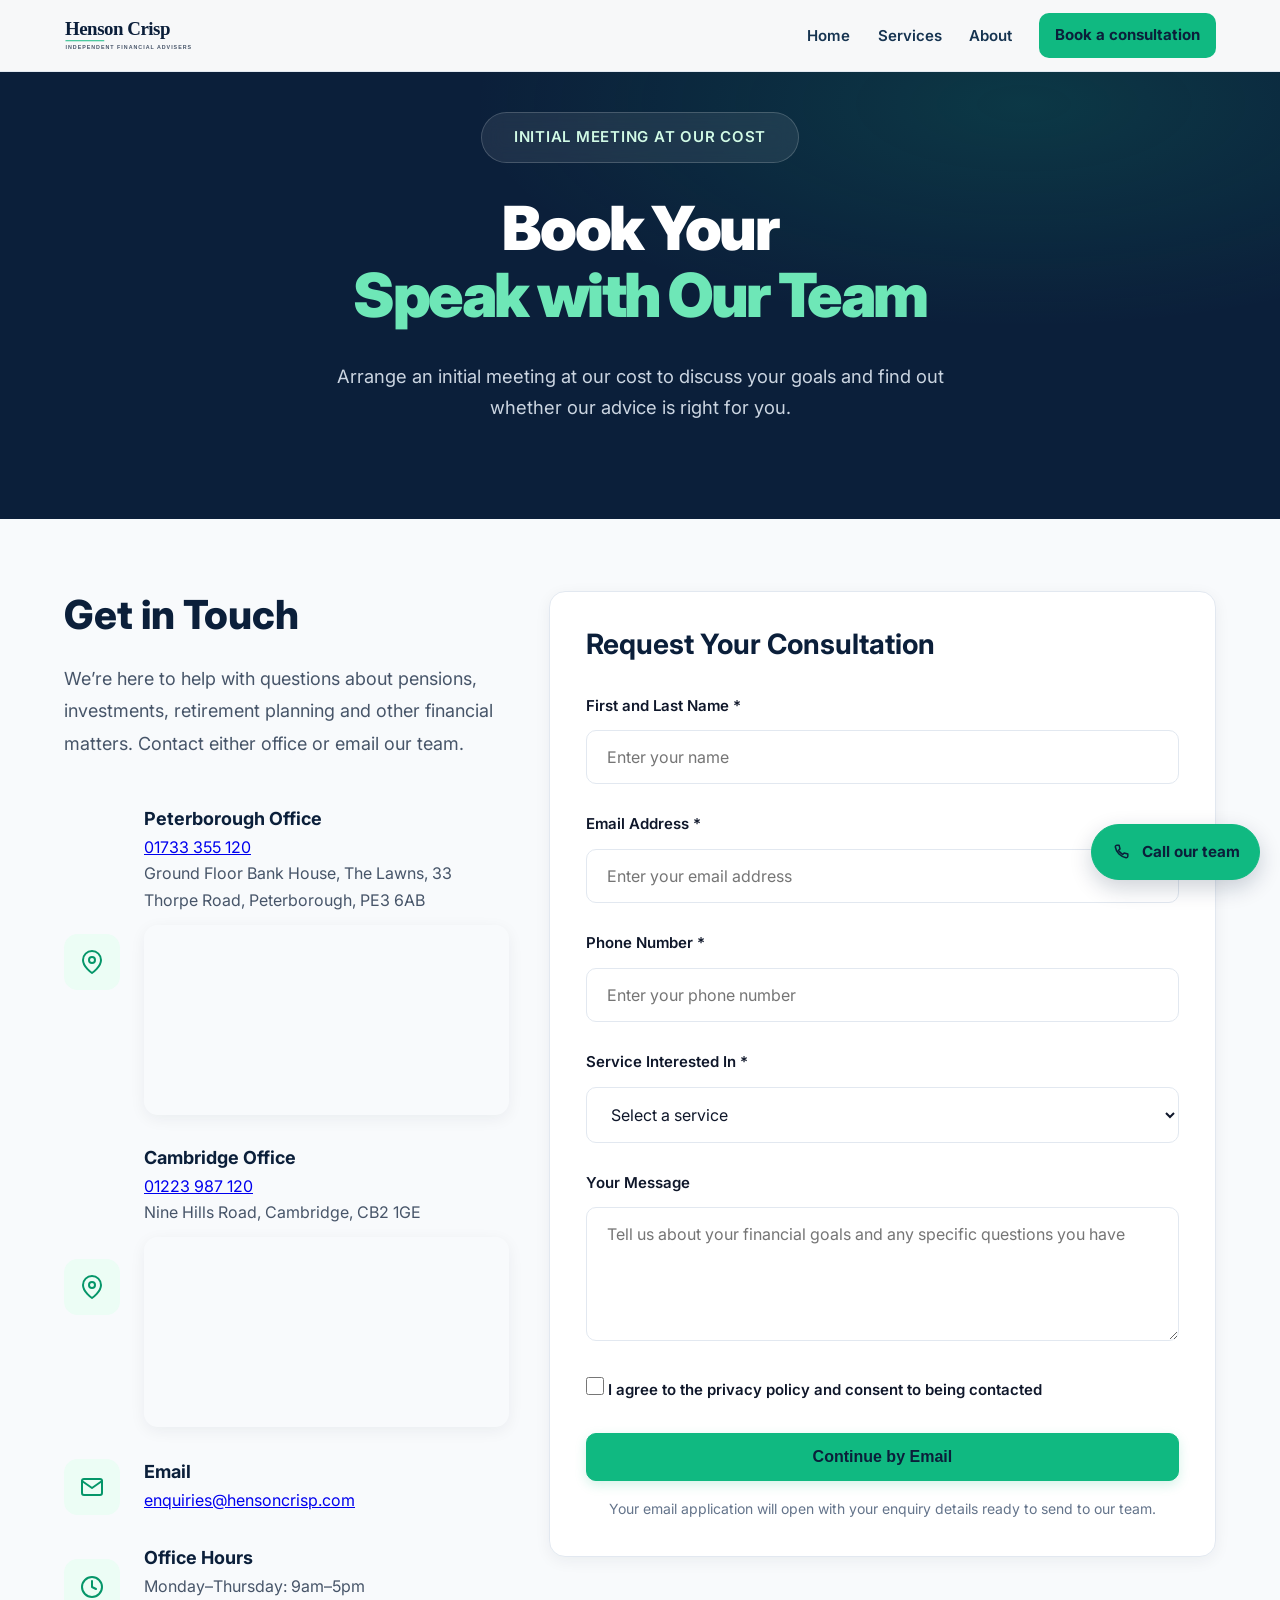
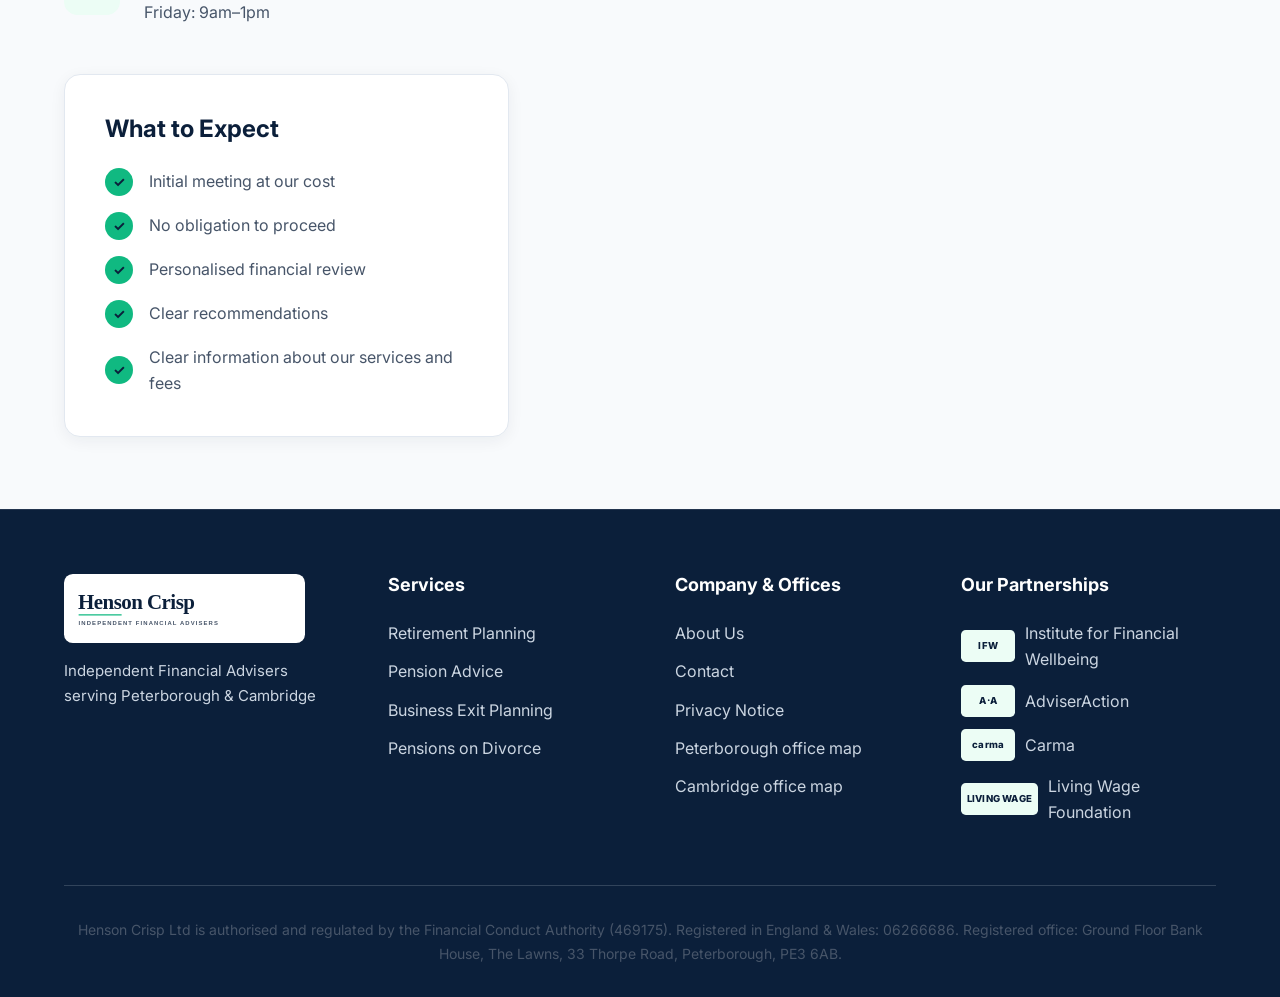
<file: consultation.html>
<!DOCTYPE html>
<html lang="en">
<head>
    <meta charset="UTF-8">
    <meta name="viewport" content="width=device-width, initial-scale=1.0">
    <title>Book a Consultation | Henson Crisp</title>
    <link rel="stylesheet" href="css/style.css">
    <link rel="stylesheet" href="css/consultation.css">
    <link rel="stylesheet" href="css/trust-wealth.css">
    <link rel="preconnect" href="https://fonts.googleapis.com">
    <link rel="preconnect" href="https://fonts.gstatic.com" crossorigin>
    <link href="https://fonts.googleapis.com/css2?family=Inter:wght@300;400;500;600;700;800&display=swap" rel="stylesheet">
</head>
<body>
    <!-- Navigation -->
    <nav class="navbar">
        <div class="container">
            <a class="nav-brand" href="index.html" aria-label="Henson Crisp home"><img class="brand-logo" src="images/henson-crisp-logo.svg" alt="Henson Crisp — Independent Financial Advisers"></a>
            <ul class="nav-menu">
                <li><a href="index.html">Home</a></li>
                <li><a href="services.html">Services</a></li>
                <li><a href="about.html">About</a></li>
                <li class="nav-cta"><a href="consultation.html">Book a consultation</a></li>
            </ul>
            <button class="nav-toggle" aria-label="Toggle menu">
                <span></span>
                <span></span>
                <span></span>
            </button>
        </div>
    </nav>

    <!-- Hero Section -->
    <section class="consultation-hero">
        <div class="hero-bg"></div>
        <div class="container">
            <div class="hero-content">
                <div class="hero-badge">
                    <span>Initial Meeting at Our Cost</span>
                </div>
                <h1 class="hero-title">
                    Book Your<br>
                    <span class="highlight">Speak with Our Team</span>
                </h1>
                <p class="hero-subtitle">
                    Arrange an initial meeting at our cost to discuss your goals and find out whether our advice is right for you.
                </p>
            </div>
        </div>
    </section>

    <!-- Contact Section -->
    <section class="consultation-section">
        <div class="container">
            <div class="consultation-layout">
                <div class="consultation-info">
                    <h2>Get in Touch</h2>
                    <p class="consultation-intro">
                        We’re here to help with questions about pensions, investments, retirement planning and other financial matters. Contact either office or email our team.
                    </p>
                    
                    <div class="contact-details">
                        <div class="contact-item office-location">
                            <div class="contact-icon">
                                <svg width="24" height="24" viewBox="0 0 24 24" fill="none" stroke="currentColor" stroke-width="2">
                                    <path d="M21 10c0 7-9 13-9 13s-9-6-9-13a9 9 0 0 1 18 0z" stroke-linecap="round" stroke-linejoin="round"/>
                                    <circle cx="12" cy="10" r="3" stroke-linecap="round" stroke-linejoin="round"/>
                                </svg>
                            </div>
                            <div>
                                <h4>Peterborough Office</h4>
                                <p><a href="tel:01733355120">01733 355 120</a><br>Ground Floor Bank House, The Lawns, 33 Thorpe Road, Peterborough, PE3 6AB</p>
                                <iframe class="office-map" title="Google Map showing the Peterborough office" src="https://www.google.com/maps?q=Ground%20Floor%20Bank%20House%2C%20The%20Lawns%2C%2033%20Thorpe%20Road%2C%20Peterborough%2C%20PE3%206AB&amp;output=embed" loading="lazy" referrerpolicy="no-referrer-when-downgrade" allowfullscreen></iframe>
                            </div>
                        </div>
                        <div class="contact-item office-location">
                            <div class="contact-icon">
                                <svg width="24" height="24" viewBox="0 0 24 24" fill="none" stroke="currentColor" stroke-width="2">
                                    <path d="M21 10c0 7-9 13-9 13s-9-6-9-13a9 9 0 0 1 18 0z" stroke-linecap="round" stroke-linejoin="round"/>
                                    <circle cx="12" cy="10" r="3" stroke-linecap="round" stroke-linejoin="round"/>
                                </svg>
                            </div>
                            <div>
                                <h4>Cambridge Office</h4>
                                <p><a href="tel:01223987120">01223 987 120</a><br>Nine Hills Road, Cambridge, CB2 1GE</p>
                                <iframe class="office-map" title="Google Map showing the Cambridge office" src="https://www.google.com/maps?q=Nine%20Hills%20Road%2C%20Cambridge%2C%20CB2%201GE&amp;output=embed" loading="lazy" referrerpolicy="no-referrer-when-downgrade" allowfullscreen></iframe>
                            </div>
                        </div>
                        <div class="contact-item">
                            <div class="contact-icon">
                                <svg width="24" height="24" viewBox="0 0 24 24" fill="none" stroke="currentColor" stroke-width="2">
                                    <path d="M4 4h16c1.1 0 2 .9 2 2v12c0 1.1-.9 2-2 2H4c-1.1 0-2-.9-2-2V6c0-1.1.9-2 2-2z" stroke-linecap="round" stroke-linejoin="round"/>
                                    <polyline points="22,6 12,13 2,6" stroke-linecap="round" stroke-linejoin="round"/>
                                </svg>
                            </div>
                            <div>
                                <h4>Email</h4>
                                <p><a href="mailto:enquiries@hensoncrisp.com">enquiries@hensoncrisp.com</a></p>
                            </div>
                        </div>
                        <div class="contact-item">
                            <div class="contact-icon">
                                <svg width="24" height="24" viewBox="0 0 24 24" fill="none" stroke="currentColor" stroke-width="2">
                                    <circle cx="12" cy="12" r="10" stroke-linecap="round" stroke-linejoin="round"/>
                                    <polyline points="12 6 12 12 16 14" stroke-linecap="round" stroke-linejoin="round"/>
                                </svg>
                            </div>
                            <div>
                                <h4>Office Hours</h4>
                                <p>Monday–Thursday: 9am–5pm<br>Friday: 9am–1pm</p>
                            </div>
                        </div>
                    </div>

                    <div class="info-card">
                        <h3>What to Expect</h3>
                        <ul class="expectation-list">
                            <li>
                                <span class="check-icon">✓</span>
                                Initial meeting at our cost
                            </li>
                            <li>
                                <span class="check-icon">✓</span>
                                No obligation to proceed
                            </li>
                            <li>
                                <span class="check-icon">✓</span>
                                Personalised financial review
                            </li>
                            <li>
                                <span class="check-icon">✓</span>
                                Clear recommendations
                            </li>
                            <li>
                                <span class="check-icon">✓</span>
                                Clear information about our services and fees
                            </li>
                        </ul>
                    </div>
                </div>

                <div class="consultation-form-wrapper">
                    <div class="form-card">
                        <h3>Request Your Consultation</h3>
                        <form id="consultationForm">
                            <div class="form-group">
                                <label for="name">First and Last Name *</label>
                                <input type="text" id="name" name="name" required placeholder="Enter your name">
                            </div>
                            <div class="form-group">
                                <label for="email">Email Address *</label>
                                <input type="email" id="email" name="email" required placeholder="Enter your email address">
                            </div>
                            <div class="form-group">
                                <label for="phone">Phone Number *</label>
                                <input type="tel" id="phone" name="phone" required placeholder="Enter your phone number">
                            </div>
                            <div class="form-group">
                                <label for="service">Service Interested In *</label>
                                <select id="service" name="service" required>
                                    <option value="">Select a service</option>
                                    <option value="retirement">Retirement Planning</option>
                                    <option value="pension">Pension Advice</option>
                                    <option value="business-exit">Business Exit Planning</option>
                                    <option value="divorce">Pensions on Divorce</option>
                                    <option value="investment">Investment Advice</option>
                                    <option value="life-events">Financial Planning for Life Events</option>
                                </select>
                            </div>
                            <div class="form-group">
                                <label for="message">Your Message</label>
                                <textarea id="message" name="message" rows="5" placeholder="Tell us about your financial goals and any specific questions you have"></textarea>
                            </div>
                            <div class="form-group checkbox-group">
                                <label class="checkbox-label">
                                    <input type="checkbox" required>
                                    <span>I agree to the privacy policy and consent to being contacted</span>
                                </label>
                            </div>
                            <button type="submit" class="btn btn-primary btn-full">Continue by Email</button>
                            <p class="form-note">Your email application will open with your enquiry details ready to send to our team.</p>
                        </form>
                    </div>
                </div>
            </div>
        </div>
    </section>

    <!-- Footer -->
    <footer class="footer">
        <div class="container">
            <div class="footer-content">
                <div class="footer-brand">
                    <a class="footer-logo-link" href="index.html"><img class="footer-logo" src="images/henson-crisp-logo.svg" alt="Henson Crisp — Independent Financial Advisers"></a>
                    <p>Independent Financial Advisers serving Peterborough & Cambridge</p>
                </div>
                <div class="footer-links">
                    <div class="footer-link-group">
                        <h4>Services</h4>
                        <a href="services.html">Retirement Planning</a>
                        <a href="services.html">Pension Advice</a>
                        <a href="services.html">Business Exit Planning</a>
                        <a href="services.html">Pensions on Divorce</a>
                    </div>
                    <div class="footer-link-group">
                        <h4>Company &amp; Offices</h4>
                        <a href="about.html">About Us</a>
                        <a href="consultation.html">Contact</a>
                        <a href="https://www.hensoncrisp.com/privacy-notice/" target="_blank" rel="noopener noreferrer">Privacy Notice</a>
                        <a href="https://www.google.com/maps/search/?api=1&amp;query=Ground%20Floor%20Bank%20House%2C%20The%20Lawns%2C%2033%20Thorpe%20Road%2C%20Peterborough%2C%20PE3%206AB" target="_blank" rel="noopener noreferrer">Peterborough office map</a>
                        <a href="https://www.google.com/maps/search/?api=1&amp;query=Nine%20Hills%20Road%2C%20Cambridge%2C%20CB2%201GE" target="_blank" rel="noopener noreferrer">Cambridge office map</a>
                    </div>
                    <div class="footer-link-group footer-partners">
                        <h4>Our Partnerships</h4>
                        <a href="https://instituteforfinancialwellbeing.co.uk/" target="_blank" rel="noopener noreferrer"><span class="partner-wordmark">IFW</span>Institute for Financial Wellbeing</a>
                        <a href="https://www.ccla.co.uk/news-media/adviser-industry-comes-together-launch-adviseraction" target="_blank" rel="noopener noreferrer"><span class="partner-wordmark">A·A</span>AdviserAction</a>
                        <a href="https://www.carma.earth/" target="_blank" rel="noopener noreferrer"><span class="partner-wordmark">carma</span>Carma</a>
                        <a href="https://www.livingwage.org.uk/living-wage-employers" target="_blank" rel="noopener noreferrer"><span class="partner-wordmark">LIVING WAGE</span>Living Wage Foundation</a>
                    </div>
                </div>
            </div>
            <div class="footer-bottom">
                <p>Henson Crisp Ltd is authorised and regulated by the Financial Conduct Authority (469175). Registered in England & Wales: 06266686. Registered office: Ground Floor Bank House, The Lawns, 33 Thorpe Road, Peterborough, PE3 6AB.</p>
            </div>
        </div>
    </footer>

    <script src="js/main.js"></script>
    <script src="js/consultation.js"></script>
</body>
</html>
</file>
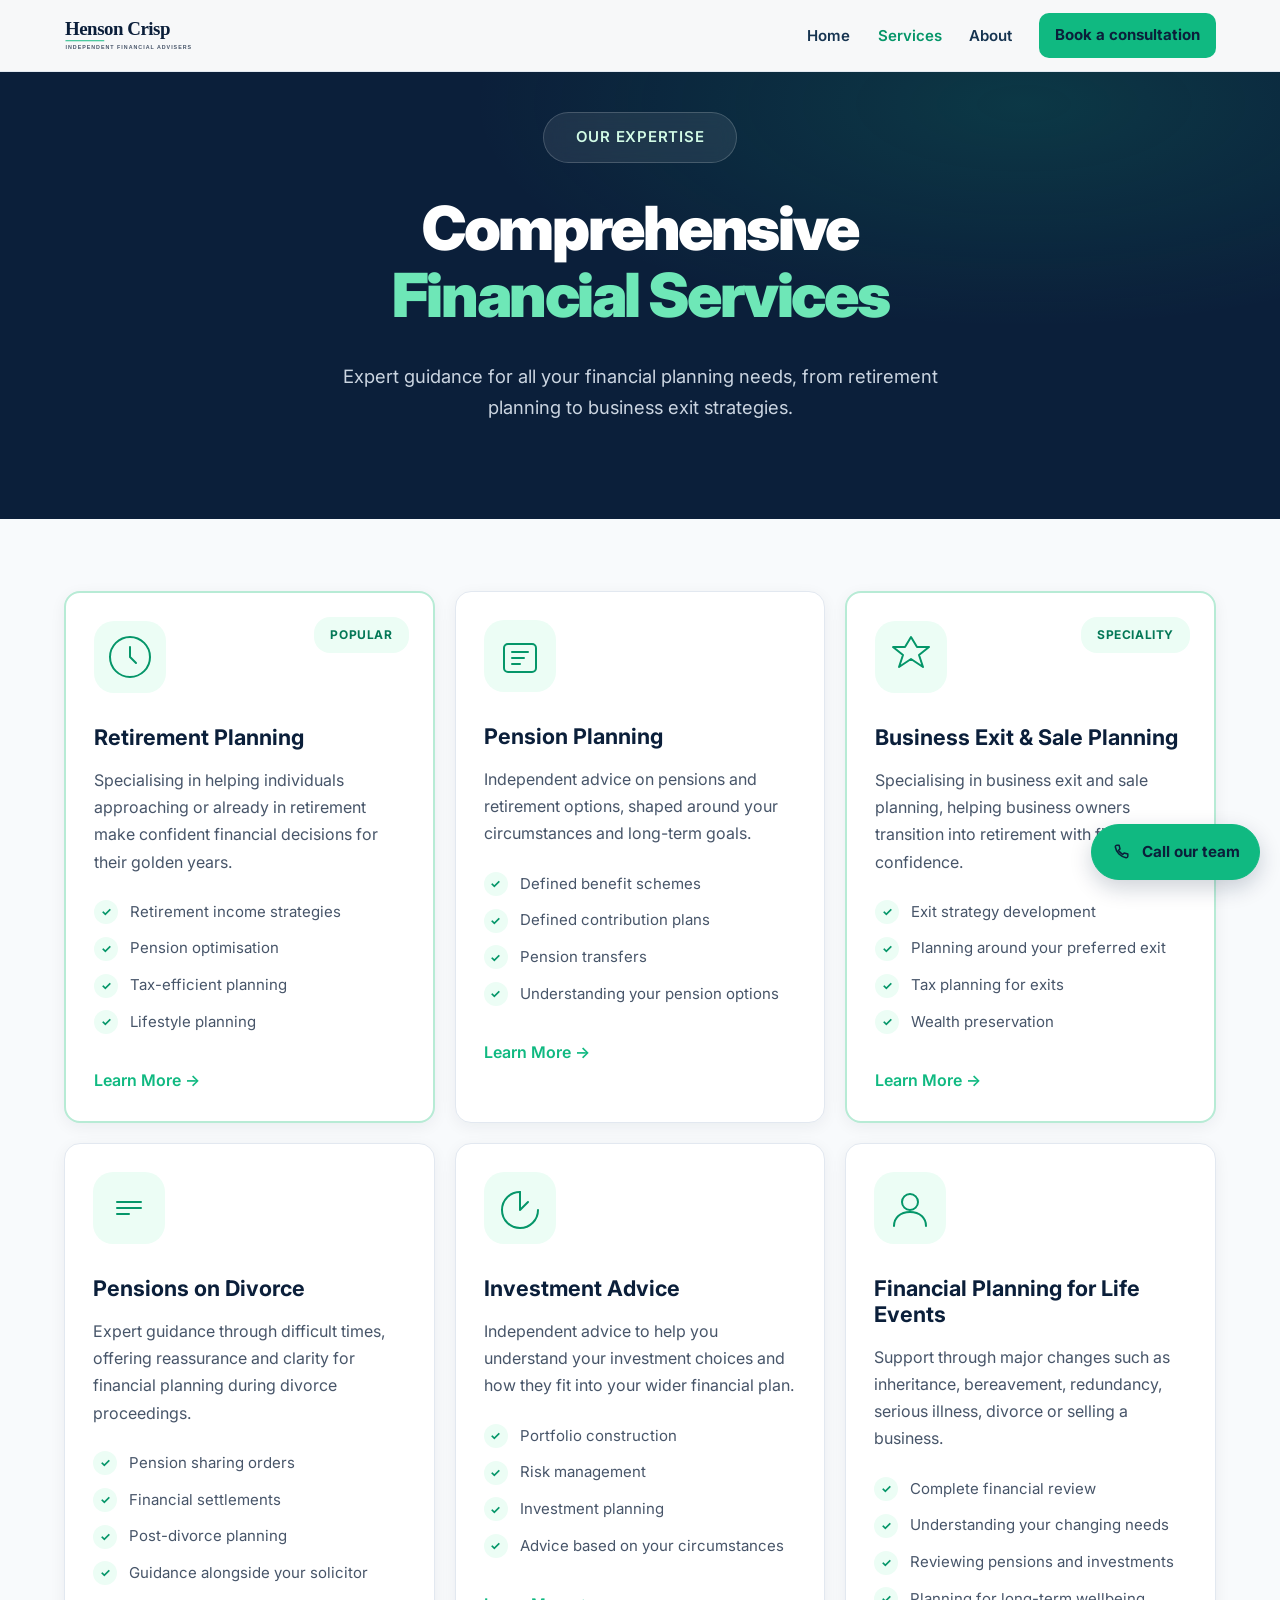
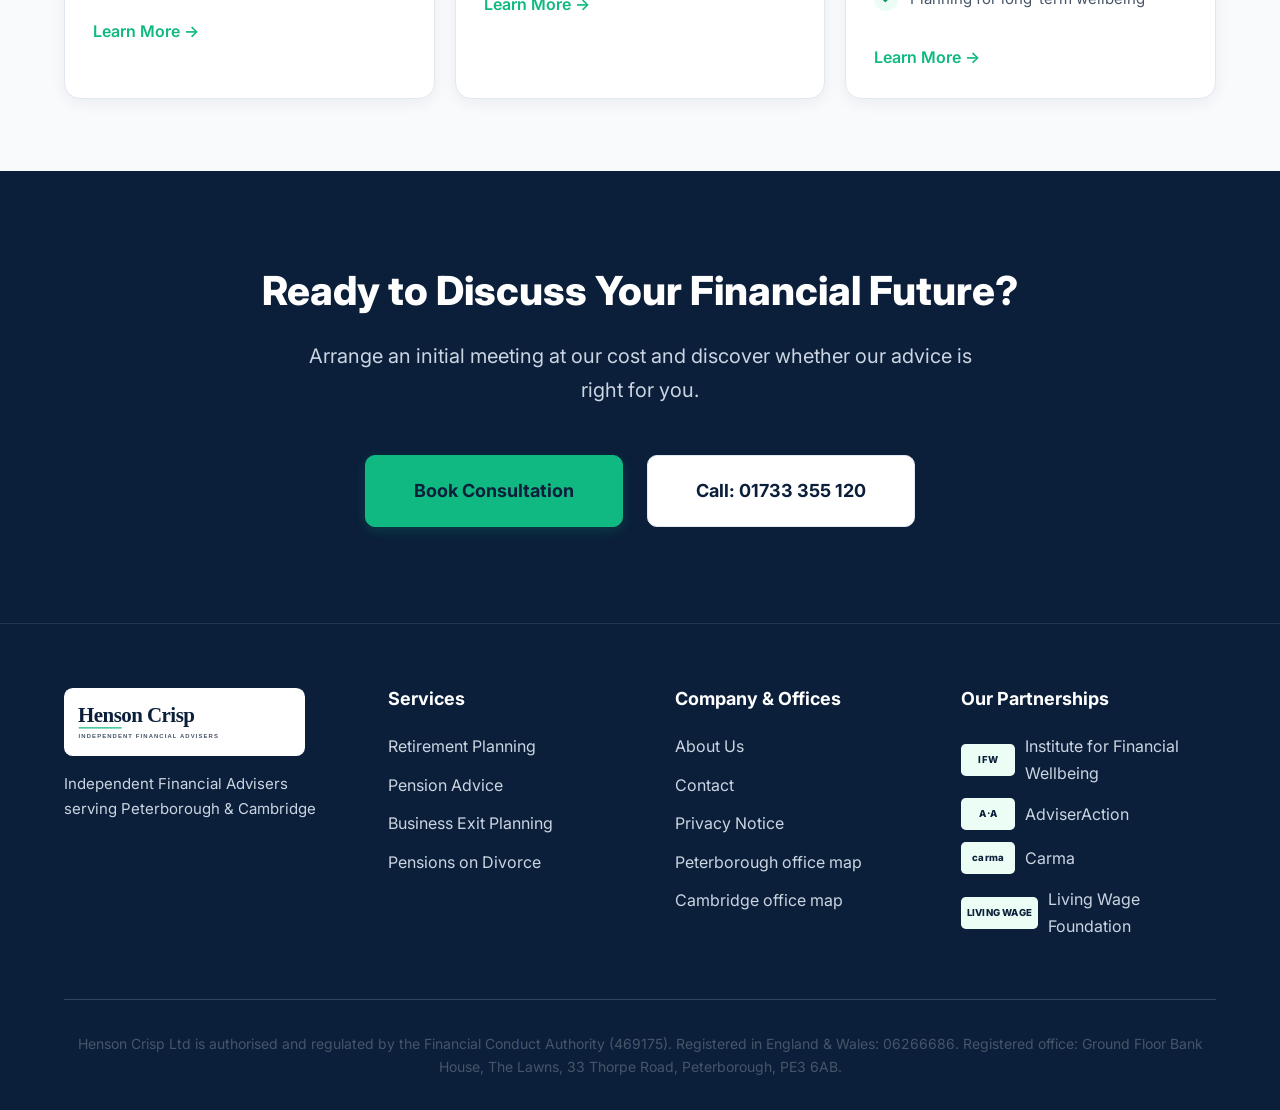
<file: services.html>
<!DOCTYPE html>
<html lang="en">
<head>
    <meta charset="UTF-8">
    <meta name="viewport" content="width=device-width, initial-scale=1.0">
    <title>Our Services | Henson Crisp - Independent Financial Advisers</title>
    <link rel="stylesheet" href="css/style.css">
    <link rel="stylesheet" href="css/services.css">
    <link rel="stylesheet" href="css/trust-wealth.css">
    <link rel="preconnect" href="https://fonts.googleapis.com">
    <link rel="preconnect" href="https://fonts.gstatic.com" crossorigin>
    <link href="https://fonts.googleapis.com/css2?family=Inter:wght@300;400;500;600;700;800&display=swap" rel="stylesheet">
</head>
<body>
    <!-- Navigation -->
    <nav class="navbar">
        <div class="container">
            <a class="nav-brand" href="index.html" aria-label="Henson Crisp home"><img class="brand-logo" src="images/henson-crisp-logo.svg" alt="Henson Crisp — Independent Financial Advisers"></a>
            <ul class="nav-menu">
                <li><a href="index.html">Home</a></li>
                <li><a href="services.html" class="active">Services</a></li>
                <li><a href="about.html">About</a></li>
                <li class="nav-cta"><a href="consultation.html">Book a consultation</a></li>
            </ul>
            <button class="nav-toggle" aria-label="Toggle menu">
                <span></span>
                <span></span>
                <span></span>
            </button>
        </div>
    </nav>

    <!-- Hero Section -->
    <section class="services-hero">
        <div class="hero-bg"></div>
        <div class="container">
            <div class="hero-content">
                <div class="hero-badge">
                    <span>Our Expertise</span>
                </div>
                <h1 class="hero-title">
                    Comprehensive<br>
                    <span class="highlight">Financial Services</span>
                </h1>
                <p class="hero-subtitle">
                    Expert guidance for all your financial planning needs, from retirement planning to business exit strategies.
                </p>
            </div>
        </div>
    </section>

    <!-- Services Section -->
    <section class="services-detail">
        <div class="container">
            <div class="services-grid">
                <div class="service-card featured">
                    <div class="service-icon">
                        <svg width="48" height="48" viewBox="0 0 48 48" fill="none" xmlns="http://www.w3.org/2000/svg">
                            <circle cx="24" cy="24" r="20" stroke="currentColor" stroke-width="2"/>
                            <path d="M24 14V24L30 30" stroke="currentColor" stroke-width="2" stroke-linecap="round" stroke-linejoin="round"/>
                        </svg>
                    </div>
                    <div class="service-badge">Popular</div>
                    <h3>Retirement Planning</h3>
                    <p>Specialising in helping individuals approaching or already in retirement make confident financial decisions for their golden years.</p>
                    <ul class="service-features">
                        <li>Retirement income strategies</li>
                        <li>Pension optimisation</li>
                        <li>Tax-efficient planning</li>
                        <li>Lifestyle planning</li>
                    </ul>
                    <a href="consultation.html" class="service-link">Learn More →</a>
                </div>
                <div class="service-card">
                    <div class="service-icon">
                        <svg width="48" height="48" viewBox="0 0 48 48" fill="none" xmlns="http://www.w3.org/2000/svg">
                            <rect x="8" y="12" width="32" height="28" rx="4" stroke="currentColor" stroke-width="2"/>
                            <path d="M16 20H32M16 26H28M16 32H24" stroke="currentColor" stroke-width="2" stroke-linecap="round"/>
                        </svg>
                    </div>
                    <h3>Pension Planning</h3>
                    <p>Independent advice on pensions and retirement options, shaped around your circumstances and long-term goals.</p>
                    <ul class="service-features">
                        <li>Defined benefit schemes</li>
                        <li>Defined contribution plans</li>
                        <li>Pension transfers</li>
                        <li>Understanding your pension options</li>
                    </ul>
                    <a href="consultation.html" class="service-link">Learn More →</a>
                </div>
                <div class="service-card featured">
                    <div class="service-icon">
                        <svg width="48" height="48" viewBox="0 0 48 48" fill="none" xmlns="http://www.w3.org/2000/svg">
                            <path d="M24 4L30 14H42L32 22L36 34L24 26L12 34L16 22L6 14H18L24 4Z" stroke="currentColor" stroke-width="2" stroke-linecap="round" stroke-linejoin="round"/>
                        </svg>
                    </div>
                    <div class="service-badge">Speciality</div>
                    <h3>Business Exit & Sale Planning</h3>
                    <p>Specialising in business exit and sale planning, helping business owners transition into retirement with financial confidence.</p>
                    <ul class="service-features">
                        <li>Exit strategy development</li>
                        <li>Planning around your preferred exit</li>
                        <li>Tax planning for exits</li>
                        <li>Wealth preservation</li>
                    </ul>
                    <a href="consultation.html" class="service-link">Learn More →</a>
                </div>
                <div class="service-card">
                    <div class="service-icon">
                        <svg width="48" height="48" viewBox="0 0 48 48" fill="none" xmlns="http://www.w3.org/2000/svg">
                            <path d="M12 24H36M12 18H36M12 30H24" stroke="currentColor" stroke-width="2" stroke-linecap="round"/>
                        </svg>
                    </div>
                    <h3>Pensions on Divorce</h3>
                    <p>Expert guidance through difficult times, offering reassurance and clarity for financial planning during divorce proceedings.</p>
                    <ul class="service-features">
                        <li>Pension sharing orders</li>
                        <li>Financial settlements</li>
                        <li>Post-divorce planning</li>
                        <li>Guidance alongside your solicitor</li>
                    </ul>
                    <a href="consultation.html" class="service-link">Learn More →</a>
                </div>
                <div class="service-card">
                    <div class="service-icon">
                        <svg width="48" height="48" viewBox="0 0 48 48" fill="none" xmlns="http://www.w3.org/2000/svg">
                            <path d="M24 8C14 8 6 16 6 26C6 36 14 44 24 44C34 44 42 36 42 26" stroke="currentColor" stroke-width="2" stroke-linecap="round"/>
                            <path d="M24 8V26M24 26L32 18" stroke="currentColor" stroke-width="2" stroke-linecap="round" stroke-linejoin="round"/>
                        </svg>
                    </div>
                    <h3>Investment Advice</h3>
                    <p>Independent advice to help you understand your investment choices and how they fit into your wider financial plan.</p>
                    <ul class="service-features">
                        <li>Portfolio construction</li>
                        <li>Risk management</li>
                        <li>Investment planning</li>
                        <li>Advice based on your circumstances</li>
                    </ul>
                    <a href="consultation.html" class="service-link">Learn More →</a>
                </div>
                <div class="service-card">
                    <div class="service-icon">
                        <svg width="48" height="48" viewBox="0 0 48 48" fill="none" xmlns="http://www.w3.org/2000/svg">
                            <circle cx="24" cy="18" r="8" stroke="currentColor" stroke-width="2"/>
                            <path d="M8 42C8 34 14 28 24 28C34 28 40 34 40 42" stroke="currentColor" stroke-width="2" stroke-linecap="round"/>
                        </svg>
                    </div>
                    <h3>Financial Planning for Life Events</h3>
                    <p>Support through major changes such as inheritance, bereavement, redundancy, serious illness, divorce or selling a business.</p>
                    <ul class="service-features">
                        <li>Complete financial review</li>
                        <li>Understanding your changing needs</li>
                        <li>Reviewing pensions and investments</li>
                        <li>Planning for long-term wellbeing</li>
                    </ul>
                    <a href="consultation.html" class="service-link">Learn More →</a>
                </div>
            </div>
        </div>
    </section>

    <!-- CTA Section -->
    <section class="cta-section">
        <div class="container">
            <div class="cta-content">
                <h2 class="cta-title">Ready to Discuss Your Financial Future?</h2>
                <p class="cta-subtitle">Arrange an initial meeting at our cost and discover whether our advice is right for you.</p>
                <div class="cta-buttons">
                    <a href="consultation.html" class="btn btn-primary">Book Consultation</a>
                    <a href="tel:01733355120" class="btn btn-secondary">Call: 01733 355 120</a>
                </div>
            </div>
        </div>
    </section>

    <!-- Footer -->
    <footer class="footer">
        <div class="container">
            <div class="footer-content">
                <div class="footer-brand">
                    <a class="footer-logo-link" href="index.html"><img class="footer-logo" src="images/henson-crisp-logo.svg" alt="Henson Crisp — Independent Financial Advisers"></a>
                    <p>Independent Financial Advisers serving Peterborough & Cambridge</p>
                </div>
                <div class="footer-links">
                    <div class="footer-link-group">
                        <h4>Services</h4>
                        <a href="services.html">Retirement Planning</a>
                        <a href="services.html">Pension Advice</a>
                        <a href="services.html">Business Exit Planning</a>
                        <a href="services.html">Pensions on Divorce</a>
                    </div>
                    <div class="footer-link-group">
                        <h4>Company &amp; Offices</h4>
                        <a href="about.html">About Us</a>
                        <a href="consultation.html">Contact</a>
                        <a href="https://www.hensoncrisp.com/privacy-notice/" target="_blank" rel="noopener noreferrer">Privacy Notice</a>
                        <a href="https://www.google.com/maps/search/?api=1&amp;query=Ground%20Floor%20Bank%20House%2C%20The%20Lawns%2C%2033%20Thorpe%20Road%2C%20Peterborough%2C%20PE3%206AB" target="_blank" rel="noopener noreferrer">Peterborough office map</a>
                        <a href="https://www.google.com/maps/search/?api=1&amp;query=Nine%20Hills%20Road%2C%20Cambridge%2C%20CB2%201GE" target="_blank" rel="noopener noreferrer">Cambridge office map</a>
                    </div>
                    <div class="footer-link-group footer-partners">
                        <h4>Our Partnerships</h4>
                        <a href="https://instituteforfinancialwellbeing.co.uk/" target="_blank" rel="noopener noreferrer"><span class="partner-wordmark">IFW</span>Institute for Financial Wellbeing</a>
                        <a href="https://www.ccla.co.uk/news-media/adviser-industry-comes-together-launch-adviseraction" target="_blank" rel="noopener noreferrer"><span class="partner-wordmark">A·A</span>AdviserAction</a>
                        <a href="https://www.carma.earth/" target="_blank" rel="noopener noreferrer"><span class="partner-wordmark">carma</span>Carma</a>
                        <a href="https://www.livingwage.org.uk/living-wage-employers" target="_blank" rel="noopener noreferrer"><span class="partner-wordmark">LIVING WAGE</span>Living Wage Foundation</a>
                    </div>
                </div>
            </div>
            <div class="footer-bottom">
                <p>Henson Crisp Ltd is authorised and regulated by the Financial Conduct Authority (469175). Registered in England & Wales: 06266686. Registered office: Ground Floor Bank House, The Lawns, 33 Thorpe Road, Peterborough, PE3 6AB.</p>
            </div>
        </div>
    </footer>

    <script src="js/main.js"></script>
</body>
</html>
</file>
<file: css/style.css>
/* Reset and Base Styles */
* {
    margin: 0;
    padding: 0;
    box-sizing: border-box;
}

:root {
    --color-primary: #0B1F3A;
    --color-primary-secondary: #163451;
    --color-accent: #10B981;
    --color-accent-hover: #059669;
    --color-accent-soft: #ECFDF5;
    --color-background: #F8FAFC;
    --color-surface: #FFFFFF;
    --color-surface-muted: #F1F5F9;
    --color-text: #0F172A;
    --color-text-secondary: #475569;
    --color-text-muted: #64748B;
    --color-border: #E2E8F0;
    --color-focus: #10B981;
    --color-success: #059669;
    --color-warning: #D97706;
    --color-error: #DC2626;
    --color-information: #2563EB;
    --primary: var(--color-primary);
    --primary-dark: var(--color-primary-secondary);
    --primary-light: var(--color-accent);
    --secondary: var(--color-primary-secondary);
    --accent: var(--color-accent);
    --text-dark: var(--color-text);
    --text-light: var(--color-text-muted);
    --text-white: #ffffff;
    --bg-light: var(--color-surface-muted);
    --bg-white: var(--color-surface);
    --border: var(--color-border);
    --shadow-sm: 0 1px 2px rgba(11, 31, 58, 0.04);
    --shadow-md: 0 4px 16px rgba(11, 31, 58, 0.06);
    --shadow-lg: 0 12px 28px rgba(11, 31, 58, 0.1);
    --shadow-xl: 0 20px 48px rgba(11, 31, 58, 0.12);
    --radius-sm: 0.375rem;
    --radius-md: 0.625rem;
    --radius-lg: 0.875rem;
    --radius-xl: 1rem;
    --transition-ui: 180ms ease;
}

html {
    scroll-behavior: smooth;
}

body {
    font-family: 'Inter', -apple-system, BlinkMacSystemFont, 'Segoe UI', Roboto, sans-serif;
    line-height: 1.6;
    color: var(--text-dark);
    background-color: var(--bg-white);
}

.container {
    max-width: 1200px;
    margin: 0 auto;
    padding: 0 1.5rem;
}

/* Navigation */
.navbar {
    position: fixed;
    top: 0;
    left: 0;
    right: 0;
    background: rgba(255, 255, 255, 0.95);
    backdrop-filter: blur(10px);
    border-bottom: 1px solid var(--border);
    z-index: 1000;
    padding: 1rem 0;
}

.navbar .container {
    display: flex;
    justify-content: space-between;
    align-items: center;
}

.nav-brand {
    display: flex;
    align-items: center;
    gap: 0.75rem;
    color: var(--primary);
    text-decoration: none;
}

.brand-logo {
    display: block;
    width: 190px;
    height: auto;
}

.logo-icon {
    color: var(--primary);
}

.brand-text {
    font-size: 1.5rem;
    font-weight: 700;
    color: var(--primary);
}

.nav-menu {
    display: flex;
    list-style: none;
    gap: 2rem;
}

.nav-menu a {
    text-decoration: none;
    color: var(--text-dark);
    font-weight: 500;
    transition: color 0.3s ease;
}

.nav-menu a:hover {
    color: var(--primary);
}

.nav-toggle {
    display: none;
    flex-direction: column;
    gap: 0.25rem;
    background: none;
    border: none;
    cursor: pointer;
    padding: 0.5rem;
}

.nav-toggle span {
    width: 24px;
    height: 2px;
    background-color: var(--text-dark);
    transition: all 0.3s ease;
}

/* Hero Section */
.hero {
    position: relative;
    min-height: 100vh;
    display: flex;
    align-items: center;
    padding-top: 6rem;
    overflow: hidden;
}

.hero-bg {
    position: absolute;
    top: 0;
    left: 0;
    right: 0;
    bottom: 0;
    background: linear-gradient(135deg, #eff6ff 0%, #dbeafe 50%, #e0e7ff 100%);
    z-index: -1;
}

.hero .container {
    display: grid;
    grid-template-columns: 1fr 1fr;
    gap: 3rem;
    align-items: center;
    max-width: 1200px;
    padding: 0 2rem;
}

.hero-content {
    max-width: 600px;
}

.hero-badge {
    display: inline-block;
    background: linear-gradient(135deg, var(--primary) 0%, var(--primary-light) 100%);
    color: var(--text-white);
    padding: 0.5rem 1.25rem;
    border-radius: 2rem;
    font-size: 0.875rem;
    font-weight: 600;
    margin-bottom: 1.5rem;
    box-shadow: var(--shadow-md);
}

.hero-title {
    font-size: 3.5rem;
    font-weight: 800;
    line-height: 1.1;
    margin-bottom: 1.5rem;
    color: var(--text-dark);
}

.hero-title .highlight {
    background: linear-gradient(135deg, var(--primary) 0%, var(--secondary) 100%);
    -webkit-background-clip: text;
    -webkit-text-fill-color: transparent;
    background-clip: text;
}

.hero-subtitle {
    font-size: 1.25rem;
    color: var(--text-light);
    margin-bottom: 2rem;
    line-height: 1.7;
}

.hero-cta {
    display: flex;
    gap: 1rem;
    margin-bottom: 3rem;
}

.btn {
    display: inline-flex;
    align-items: center;
    justify-content: center;
    padding: 1rem 2rem;
    border-radius: var(--radius-lg);
    font-weight: 600;
    text-decoration: none;
    transition: all 0.3s ease;
    border: none;
    cursor: pointer;
    font-size: 1rem;
}

.btn-primary {
    background: linear-gradient(135deg, var(--primary) 0%, var(--primary-dark) 100%);
    color: var(--text-white);
    box-shadow: var(--shadow-md);
}

.btn-primary:hover {
    transform: translateY(-2px);
    box-shadow: var(--shadow-lg);
}

.btn-secondary {
    background: var(--bg-white);
    color: var(--primary);
    border: 2px solid var(--primary);
}

.btn-secondary:hover {
    background: var(--primary);
    color: var(--text-white);
}

.btn-full {
    width: 100%;
}

.hero-stats {
    display: grid;
    grid-template-columns: repeat(3, minmax(0, 1fr));
    gap: 0;
    width: 100%;
    max-width: 620px;
    margin-top: 0.5rem;
}

.stat {
    text-align: left;
    min-width: 0;
    padding: 0 1.25rem;
    border-left: 1px solid rgba(30, 64, 175, 0.18);
}

.stat:first-child {
    padding-left: 0;
    border-left: 0;
}

.stat-number {
    font-size: clamp(1.65rem, 3vw, 2.15rem);
    font-weight: 800;
    color: var(--primary);
    line-height: 1.1;
    letter-spacing: -0.035em;
    white-space: nowrap;
}

.stat-label {
    font-size: 0.875rem;
    color: var(--text-light);
    line-height: 1.45;
    margin-top: 0.45rem;
    max-width: 14rem;
}

.hero-visual {
    position: relative;
    display: flex;
    justify-content: center;
    align-items: center;
}

.hero-card {
    background: var(--bg-white);
    border-radius: var(--radius-xl);
    padding: 2rem;
    box-shadow: var(--shadow-xl);
    max-width: 400px;
    position: relative;
    z-index: 1;
}

.card-icon {
    width: 80px;
    height: 80px;
    background: linear-gradient(135deg, var(--primary) 0%, var(--primary-light) 100%);
    border-radius: var(--radius-lg);
    display: flex;
    align-items: center;
    justify-content: center;
    color: var(--text-white);
    margin-bottom: 1.5rem;
}

.card-content h3 {
    font-size: 1.5rem;
    font-weight: 700;
    margin-bottom: 0.5rem;
    color: var(--text-dark);
}

.card-content p {
    color: var(--text-light);
    font-size: 1rem;
}

.floating-icon {
    position: absolute;
    width: 60px;
    height: 60px;
    background: var(--bg-white);
    border-radius: var(--radius-lg);
    display: flex;
    align-items: center;
    justify-content: center;
    color: var(--primary);
    box-shadow: var(--shadow-lg);
    animation: float 3s ease-in-out infinite;
    z-index: 2;
}

.icon-1 {
    top: 5%;
    right: -30px;
    animation-delay: 0s;
}

.icon-2 {
    bottom: 15%;
    left: -30px;
    animation-delay: 1s;
}

.icon-3 {
    top: 40%;
    right: -50px;
    animation-delay: 2s;
}

@keyframes float {
    0%, 100% {
        transform: translateY(0);
    }
    50% {
        transform: translateY(-20px);
    }
}

/* Services Section */
.services {
    padding: 5rem 0;
    background: var(--bg-white);
}

.section-header {
    text-align: center;
    margin-bottom: 3rem;
}

.section-badge {
    display: inline-block;
    background: linear-gradient(135deg, var(--secondary) 0%, var(--primary) 100%);
    color: var(--text-white);
    padding: 0.5rem 1.25rem;
    border-radius: 2rem;
    font-size: 0.875rem;
    font-weight: 600;
    margin-bottom: 1rem;
}

.section-title {
    font-size: 2.5rem;
    font-weight: 800;
    margin-bottom: 1rem;
    color: var(--text-dark);
}

.section-subtitle {
    font-size: 1.125rem;
    color: var(--text-light);
    max-width: 600px;
    margin: 0 auto;
}

.services-grid {
    display: grid;
    grid-template-columns: repeat(auto-fit, minmax(300px, 1fr));
    gap: 2rem;
}

.service-card {
    background: var(--bg-white);
    border: 1px solid var(--border);
    border-radius: var(--radius-xl);
    padding: 2rem;
    transition: all 0.3s ease;
    position: relative;
    overflow: hidden;
}

.service-card::before {
    content: '';
    position: absolute;
    top: 0;
    left: 0;
    right: 0;
    height: 4px;
    background: linear-gradient(90deg, var(--primary) 0%, var(--secondary) 100%);
    transform: scaleX(0);
    transition: transform 0.3s ease;
}

.service-card:hover {
    transform: translateY(-8px);
    box-shadow: var(--shadow-xl);
    border-color: var(--primary-light);
}

.service-card:hover::before {
    transform: scaleX(1);
}

.service-icon {
    width: 64px;
    height: 64px;
    background: linear-gradient(135deg, var(--primary) 0%, var(--primary-light) 100%);
    border-radius: var(--radius-lg);
    display: flex;
    align-items: center;
    justify-content: center;
    color: var(--text-white);
    margin-bottom: 1.5rem;
}

.service-card h3 {
    font-size: 1.25rem;
    font-weight: 700;
    margin-bottom: 0.75rem;
    color: var(--text-dark);
}

.service-card p {
    color: var(--text-light);
    margin-bottom: 1.5rem;
    line-height: 1.6;
}

.service-link {
    color: var(--primary);
    text-decoration: none;
    font-weight: 600;
    display: inline-flex;
    align-items: center;
    gap: 0.5rem;
    transition: gap 0.3s ease;
}

.service-link:hover {
    gap: 0.75rem;
}

/* About Section */
.about {
    padding: 5rem 0;
    background: linear-gradient(135deg, #f0f9ff 0%, #e0f2fe 100%);
}

.about-content {
    display: grid;
    grid-template-columns: 1fr 1fr;
    gap: 4rem;
    align-items: center;
}

.about-text {
    max-width: 550px;
}

.about-description {
    color: var(--text-light);
    margin-bottom: 1.5rem;
    line-height: 1.7;
    font-size: 1.0625rem;
}

.about-features {
    display: grid;
    grid-template-columns: 1fr 1fr;
    gap: 1rem;
    margin-top: 2rem;
}

.feature {
    display: flex;
    align-items: center;
    gap: 0.75rem;
    color: var(--text-dark);
    font-weight: 500;
}

.feature-icon {
    width: 24px;
    height: 24px;
    background: linear-gradient(135deg, var(--secondary) 0%, var(--primary) 100%);
    border-radius: 50%;
    display: flex;
    align-items: center;
    justify-content: center;
    color: var(--text-white);
    flex-shrink: 0;
}

.about-visual {
    display: flex;
    justify-content: center;
}

.about-card {
    background: var(--bg-white);
    border-radius: var(--radius-xl);
    padding: 2rem;
    box-shadow: var(--shadow-xl);
    max-width: 400px;
}

.about-card-header {
    display: flex;
    align-items: center;
    gap: 1rem;
    margin-bottom: 1.5rem;
    padding-bottom: 1.5rem;
    border-bottom: 1px solid var(--border);
}

.avatar {
    width: 60px;
    height: 60px;
    background: linear-gradient(135deg, var(--primary) 0%, var(--primary-light) 100%);
    border-radius: 50%;
    display: flex;
    align-items: center;
    justify-content: center;
    color: var(--text-white);
}

.about-card-info h4 {
    font-size: 1.125rem;
    font-weight: 700;
    color: var(--text-dark);
}

.about-card-info p {
    color: var(--text-light);
    font-size: 0.875rem;
}

.testimonial {
    background: var(--bg-light);
    border-radius: var(--radius-lg);
    padding: 1.5rem;
}

.testimonial p {
    color: var(--text-dark);
    font-style: italic;
    line-height: 1.6;
    margin-bottom: 1rem;
}

.testimonial-author {
    display: flex;
    flex-direction: column;
    gap: 0.25rem;
}

.testimonial-author span:first-child {
    font-weight: 600;
    color: var(--text-dark);
}

.testimonial-author span:last-child {
    font-size: 0.875rem;
    color: var(--text-light);
}

/* Contact Section */
.contact {
    padding: 5rem 0;
    background: var(--bg-white);
}

.contact-content {
    display: grid;
    grid-template-columns: 1fr 1.5fr;
    gap: 4rem;
}

.contact-info {
    display: flex;
    flex-direction: column;
    gap: 2rem;
}

.contact-item {
    display: flex;
    gap: 1rem;
}

.contact-item.office-location > div:last-child {
    flex: 1;
    min-width: 0;
}

.contact-icon {
    width: 48px;
    height: 48px;
    background: linear-gradient(135deg, var(--primary) 0%, var(--primary-light) 100%);
    border-radius: var(--radius-lg);
    display: flex;
    align-items: center;
    justify-content: center;
    color: var(--text-white);
    flex-shrink: 0;
}

.contact-item h4 {
    font-size: 1.125rem;
    font-weight: 700;
    color: var(--text-dark);
    margin-bottom: 0.25rem;
}

.contact-item p {
    color: var(--text-light);
}

.office-map {
    display: block;
    width: 100%;
    max-width: 460px;
    height: 190px;
    margin-top: 0.75rem;
    border: 0;
    border-radius: var(--radius-lg);
    box-shadow: var(--shadow-md);
}

.contact-cta {
    background: var(--bg-light);
    border-radius: var(--radius-xl);
    padding: 2.5rem;
    text-align: center;
}

.contact-cta h3 {
    font-size: 1.5rem;
    font-weight: 700;
    color: var(--text-dark);
    margin-bottom: 1rem;
}

.contact-cta p {
    color: var(--text-light);
    margin-bottom: 2rem;
    line-height: 1.6;
}

.contact-form {
    background: var(--bg-light);
    border-radius: var(--radius-xl);
    padding: 2.5rem;
}

.form-group {
    margin-bottom: 1.5rem;
}

.form-group label {
    display: block;
    font-weight: 600;
    color: var(--text-dark);
    margin-bottom: 0.5rem;
    font-size: 0.9375rem;
}

.form-group input,
.form-group select,
.form-group textarea {
    width: 100%;
    padding: 0.875rem 1rem;
    border: 2px solid var(--border);
    border-radius: var(--radius-md);
    font-size: 1rem;
    font-family: inherit;
    transition: border-color 0.3s ease, box-shadow 0.3s ease;
    background: var(--bg-white);
}

.form-group input:focus,
.form-group select:focus,
.form-group textarea:focus {
    outline: none;
    border-color: var(--primary);
    box-shadow: 0 0 0 3px rgba(59, 130, 246, 0.1);
}

.form-group textarea {
    resize: vertical;
    min-height: 120px;
}

/* Footer */
.footer {
    background: linear-gradient(135deg, var(--primary-dark) 0%, var(--primary) 100%);
    color: var(--text-white);
    padding: 4rem 0 2rem;
}

.footer-content {
    display: grid;
    grid-template-columns: minmax(220px, 1fr) minmax(0, 3fr);
    gap: 3rem;
    margin-bottom: 3rem;
}

.footer-brand {
    display: flex;
    flex-direction: column;
    gap: 1rem;
}

.footer-logo-link {
    display: inline-flex;
    width: fit-content;
    padding: 0.7rem 0.8rem;
    background: #fff;
    border-radius: 0.55rem;
}

.footer-logo {
    display: block;
    width: 215px;
    max-width: 100%;
    height: auto;
}

.footer-brand .logo-icon {
    color: var(--text-white);
}

.footer-brand .brand-text {
    color: var(--text-white);
}

.footer-brand p {
    color: rgba(255, 255, 255, 0.8);
    font-size: 0.9375rem;
}

.footer-links {
    display: grid;
    grid-template-columns: repeat(3, minmax(0, 1fr));
    gap: 2rem;
}

.footer-link-group h4 {
    font-size: 1.125rem;
    font-weight: 700;
    margin-bottom: 1.5rem;
}

.footer-link-group a {
    display: block;
    color: rgba(255, 255, 255, 0.8);
    text-decoration: none;
    margin-bottom: 0.75rem;
    transition: color 0.3s ease;
}

.footer-link-group a:hover {
    color: var(--text-white);
}

.footer-partners a {
    display: flex;
    align-items: center;
    gap: 0.65rem;
}

.partner-wordmark {
    display: inline-flex;
    flex: 0 0 3.35rem;
    min-height: 2rem;
    align-items: center;
    justify-content: center;
    padding: 0.2rem 0.35rem;
    border-radius: 0.3rem;
    background: #fff;
    color: #183b46;
    font-size: 0.7rem;
    font-weight: 800;
    letter-spacing: 0.02em;
    white-space: nowrap;
    font-size: 0.6rem;
}

.footer-bottom {
    padding-top: 2rem;
    border-top: 1px solid rgba(255, 255, 255, 0.2);
    text-align: center;
    color: rgba(255, 255, 255, 0.8);
    font-size: 0.875rem;
}

/* Floating office phone menu */
.floating-call {
    position: fixed;
    right: max(1.25rem, env(safe-area-inset-right));
    bottom: max(1.25rem, env(safe-area-inset-bottom));
    z-index: 1200;
    display: flex;
    flex-direction: column;
    align-items: flex-end;
    gap: 0.75rem;
    font-family: inherit;
}

.floating-call-button {
    display: inline-flex;
    min-height: 3.5rem;
    align-items: center;
    justify-content: center;
    gap: 0.65rem;
    padding: 0.85rem 1.2rem;
    border: 0;
    border-radius: 999px;
    background: var(--primary);
    box-shadow: 0 8px 24px rgba(30, 64, 175, 0.32);
    color: #fff;
    cursor: pointer;
    font: inherit;
    font-size: 0.95rem;
    font-weight: 700;
    transition: transform 0.2s ease, background 0.2s ease, box-shadow 0.2s ease;
}

.floating-call-button:hover {
    transform: translateY(-2px);
    background: var(--primary-dark);
    box-shadow: 0 12px 28px rgba(30, 64, 175, 0.38);
}

.floating-call-button:focus-visible,
.floating-call-option:focus-visible {
    outline: 3px solid #f59e0b;
    outline-offset: 3px;
}

.floating-call-button svg {
    width: 1.25rem;
    height: 1.25rem;
}

.floating-call-panel {
    width: min(21rem, calc(100vw - 2rem));
    padding: 1.1rem;
    border: 1px solid rgba(15, 23, 42, 0.08);
    border-radius: 1rem;
    background: #fff;
    box-shadow: 0 18px 48px rgba(15, 23, 42, 0.2);
}

.floating-call-panel[hidden] {
    display: none;
}

.floating-call-heading {
    padding: 0.15rem 0.3rem 0.8rem;
}

.floating-call-eyebrow {
    color: var(--text-light);
    font-size: 0.75rem;
    font-weight: 600;
    letter-spacing: 0.06em;
    text-transform: uppercase;
}

.floating-call-heading h2 {
    margin-top: 0.2rem;
    color: var(--text-dark);
    font-size: 1.15rem;
    line-height: 1.3;
}

.floating-call-option {
    display: flex;
    align-items: center;
    justify-content: space-between;
    gap: 0.8rem;
    padding: 0.85rem 0.75rem;
    border-top: 1px solid var(--border);
    border-radius: 0.5rem;
    color: var(--primary);
    text-decoration: none;
    transition: background 0.2s ease;
}

.floating-call-option:hover {
    background: #f3f6ff;
}

.floating-call-city {
    color: var(--text-dark);
    font-weight: 650;
}

.floating-call-number {
    white-space: nowrap;
    font-size: 0.92rem;
    font-weight: 700;
}

@media (max-width: 480px) {
    .floating-call {
        right: max(0.85rem, env(safe-area-inset-right));
        bottom: max(0.85rem, env(safe-area-inset-bottom));
    }

    .floating-call-button {
        min-height: 3.15rem;
        padding: 0.75rem 1rem;
    }
}

/* Responsive Design */
@media (max-width: 1024px) {
    .hero .container,
    .about-content,
    .contact-content {
        grid-template-columns: 1fr;
        gap: 3rem;
    }

    .hero-visual,
    .about-visual {
        order: -1;
    }

    .hero-title {
        font-size: 2.75rem;
    }

    .footer-content {
        grid-template-columns: 1fr;
        gap: 2rem;
    }
}

@media (max-width: 768px) {
    .nav-menu {
        display: none;
        position: absolute;
        top: 100%;
        left: 0;
        right: 0;
        background: var(--bg-white);
        flex-direction: column;
        padding: 1rem;
        gap: 0;
        border-bottom: 1px solid var(--border);
        box-shadow: var(--shadow-lg);
    }

    .nav-menu.active {
        display: flex;
    }

    .nav-menu li {
        padding: 0.75rem 0;
    }

    .nav-toggle {
        display: flex;
    }

    .hero-title {
        font-size: 2.25rem;
    }

    .hero-subtitle {
        font-size: 1.0625rem;
    }

    .hero-cta {
        flex-direction: column;
    }

    .hero-stats {
        grid-template-columns: repeat(3, minmax(0, 1fr));
        gap: 0;
    }

    .section-title {
        font-size: 2rem;
    }

    .services-grid {
        grid-template-columns: 1fr;
    }

    .about-features {
        grid-template-columns: 1fr;
    }

    .footer-links {
        grid-template-columns: 1fr;
        gap: 2rem;
    }

    .contact-form {
        padding: 1.5rem;
    }
}

@media (max-width: 480px) {
    .container {
        padding: 0 1rem;
    }

    .hero-title {
        font-size: 1.875rem;
    }

    .hero-stats {
        grid-template-columns: repeat(2, minmax(0, 1fr));
        row-gap: 1.25rem;
    }

    .stat {
        padding: 0 0.75rem;
    }

    .stat:nth-child(odd) {
        padding-left: 0;
        border-left: 0;
    }

    .stat-number {
        font-size: 1.75rem;
    }

    .service-card,
    .about-card,
    .contact-form {
        padding: 1.5rem;
    }
}
</file>
<file: css/trust-wealth.css>
/* Shared Trust & Wealth visual system. Loaded after the page stylesheets. */
:root {
    --tw-navy: #0B1F3A;
    --tw-navy-2: #163451;
    --tw-emerald: #10B981;
    --tw-emerald-hover: #059669;
    --tw-emerald-soft: #ECFDF5;
    --tw-bg: #F8FAFC;
    --tw-surface: #FFFFFF;
    --tw-surface-muted: #F1F5F9;
    --tw-text: #0F172A;
    --tw-text-secondary: #475569;
    --tw-text-muted: #64748B;
    --tw-border: #E2E8F0;
    --tw-focus: #10B981;
    --tw-success: #059669;
    --tw-warning: #D97706;
    --tw-error: #DC2626;
    --tw-info: #2563EB;
    --tw-card-radius: 16px;
    --tw-button-radius: 10px;
    --tw-card-shadow: 0 4px 16px rgba(11, 31, 58, 0.06);
    --tw-card-shadow-hover: 0 12px 28px rgba(11, 31, 58, 0.1);
    --tw-transition: 180ms ease;
}

html { scroll-behavior: smooth; }

body {
    background: var(--tw-bg);
    color: var(--tw-text);
    font-family: Inter, -apple-system, BlinkMacSystemFont, "Segoe UI", sans-serif;
    line-height: 1.65;
}

h1, h2, h3, h4, h5, h6 { color: var(--tw-navy); line-height: 1.2; }
p { color: var(--tw-text-secondary); }

a { transition: color var(--tw-transition), background-color var(--tw-transition), border-color var(--tw-transition); }
a:focus-visible, button:focus-visible, input:focus-visible, select:focus-visible, textarea:focus-visible {
    outline: 3px solid var(--tw-focus);
    outline-offset: 3px;
}

/* Header and primary navigation */
.navbar {
    padding: 0.8rem 0;
    background: rgba(255, 255, 255, 0.97);
    border-bottom-color: var(--tw-border);
    box-shadow: 0 2px 10px rgba(11, 31, 58, 0.035);
}

.brand-logo { width: 194px; }
.nav-menu { align-items: center; gap: 1.7rem; }
.nav-menu a {
    color: var(--tw-navy-2);
    font-size: 0.94rem;
    font-weight: 600;
}
.nav-menu a:hover, .nav-menu a.active { color: var(--tw-emerald-hover); }
.nav-menu .nav-cta a {
    display: inline-flex;
    align-items: center;
    justify-content: center;
    min-height: 2.7rem;
    padding: 0.65rem 1rem;
    border-radius: var(--tw-button-radius);
    background: var(--tw-emerald);
    color: var(--tw-navy);
    font-weight: 700;
}
.nav-menu .nav-cta a:hover { background: var(--tw-emerald-hover); color: #fff; }
.nav-toggle span { background: var(--tw-navy); }

/* Homepage hero: light, focused, and compact */
.hero {
    min-height: min(88vh, 780px);
    padding-top: 6.25rem;
    background: transparent;
}
.hero-bg {
    z-index: 0;
    background: radial-gradient(ellipse at 88% 18%, rgba(16, 185, 129, 0.09), transparent 34%), var(--tw-bg);
}
.hero .container { position: relative; z-index: 1; }
.hero-badge, .section-badge {
    border: 1px solid #CDEFE1;
    border-radius: 999px;
    background: var(--tw-emerald-soft);
    box-shadow: none;
    color: #047857;
    font-weight: 700;
}
.hero-title { color: var(--tw-navy); letter-spacing: -0.04em; }
.hero-title .highlight {
    background: none;
    color: var(--tw-emerald-hover);
    -webkit-text-fill-color: currentColor;
}
.hero-subtitle { color: var(--tw-text-secondary); max-width: 42rem; }
.hero-cta { gap: 0.8rem; }
.hero-stats { margin-top: 1.25rem; }
.stat-number { font-variant-numeric: tabular-nums; }
.hero-card {
    border: 1px solid var(--tw-border);
    border-radius: var(--tw-card-radius);
    box-shadow: var(--tw-card-shadow-hover);
}
.card-icon { color: var(--tw-emerald-hover); }
.card-content h3 { color: var(--tw-navy); }
.card-content p { color: var(--tw-text-muted); }
.floating-icon { color: var(--tw-emerald-hover); }
.feature-icon, .value-icon {
    background: var(--tw-emerald-soft);
    color: var(--tw-emerald-hover);
}

/* Reusable buttons and links */
.btn {
    min-height: 3rem;
    padding: 0.78rem 1.35rem;
    border-radius: var(--tw-button-radius);
    font-weight: 700;
    transition: transform var(--tw-transition), background-color var(--tw-transition), box-shadow var(--tw-transition), color var(--tw-transition);
}
.btn-primary, .about-hero .btn-primary, .cta-buttons .btn-primary {
    border: 1px solid var(--tw-emerald);
    background: var(--tw-emerald);
    box-shadow: 0 4px 12px rgba(16, 185, 129, 0.18);
    color: var(--tw-navy);
}
.btn-primary:hover, .about-hero .btn-primary:hover, .cta-buttons .btn-primary:hover {
    transform: translateY(-1px);
    border-color: var(--tw-emerald-hover);
    background: var(--tw-emerald-hover);
    box-shadow: 0 7px 18px rgba(5, 150, 105, 0.22);
    color: #fff;
}
.btn-secondary, .about-hero .btn-secondary, .cta-buttons .btn-secondary {
    border: 1px solid var(--tw-border);
    background: #fff;
    color: var(--tw-navy);
}
.btn-secondary:hover, .about-hero .btn-secondary:hover, .cta-buttons .btn-secondary:hover {
    border-color: var(--tw-emerald);
    background: var(--tw-emerald-soft);
    color: var(--tw-navy);
}

/* Shared section rhythm, content cards, and service cards */
.services, .services-detail, .our-story, .timeline-section, .contact, .consultation-section {
    background: var(--tw-bg);
}
.about, .community-section { background: #fff; }
.section-header { margin-bottom: 3rem; }
.section-title, .story-text .section-title, .community-text .section-title {
    color: var(--tw-navy);
    letter-spacing: -0.025em;
}
.section-subtitle, .about-description, .story-description, .community-description { color: var(--tw-text-secondary); }
.service-card, .services-detail .service-card, .about-card, .value-card, .timeline-content,
.community-card, .stat-item, .team-card, .partnership-card, .info-card, .form-card {
    border: 1px solid var(--tw-border);
    border-radius: var(--tw-card-radius);
    background: var(--tw-surface);
    box-shadow: var(--tw-card-shadow);
}
.service-card, .services-detail .service-card, .value-card, .timeline-content, .community-card, .team-card, .partnership-card {
    transition: transform var(--tw-transition), box-shadow var(--tw-transition), border-color var(--tw-transition);
}
.service-card:hover, .services-detail .service-card:hover, .value-card:hover, .timeline-content:hover,
.community-card:hover, .team-card:hover, .partnership-card:hover {
    transform: translateY(-3px);
    border-color: #C7D4E0;
    box-shadow: var(--tw-card-shadow-hover);
}
.service-card::before, .services-detail .service-card::before { display: none; }
.service-card.featured, .services-detail .service-card.featured { border-color: #B7EBD5; }
.service-card h3, .services-detail .service-card h3, .value-card h3, .timeline-content h3,
.community-card h3, .team-card h3 { color: var(--tw-navy); }
.service-card p, .services-detail .service-card p, .value-card p, .timeline-content p,
.community-card p, .team-card p { color: var(--tw-text-secondary); }
.service-icon, .services-detail .service-icon, .stat-icon, .contact-icon {
    background: var(--tw-emerald-soft);
    color: var(--tw-emerald-hover);
}
.service-link, .footer-link-group a:hover { color: var(--tw-emerald); }
.service-link:hover { color: var(--tw-emerald-hover); }
.service-features li { color: var(--tw-text-secondary); }
.service-features li::before { background: var(--tw-emerald-soft); color: var(--tw-emerald-hover); }
.service-badge { background: var(--tw-emerald-soft); color: #047857; }

/* Services landing hero */
.services-hero {
    min-height: 26rem;
    padding: 7rem 0 4rem;
    background: var(--tw-navy);
}
.services-hero .hero-bg {
    background: radial-gradient(ellipse at 80% 20%, rgba(16, 185, 129, 0.16), transparent 38%), var(--tw-navy);
}
.services-hero .hero-badge, .consultation-hero .hero-badge {
    border: 1px solid rgba(255,255,255,0.18);
    background: rgba(255,255,255,0.08);
    color: #D1FAE5;
}
.services-hero .hero-title { color: #fff; font-size: clamp(2.5rem, 5vw, 3.8rem); }
.services-hero .hero-title .highlight {
    background: none;
    color: #6EE7B7;
    -webkit-text-fill-color: currentColor;
}
.services-hero .hero-subtitle { color: #CBD5E1; font-size: 1.15rem; }
.services-detail { padding: 4.5rem 0; }
.services-detail .services-grid { max-width: 1160px; gap: 1.25rem; grid-template-columns: repeat(auto-fit, minmax(min(100%, 310px), 1fr)); }
.services-detail .service-card { padding: 1.75rem; border-width: 1px; }
.services-detail .service-card h3 { font-size: 1.35rem; }

/* About page: restrained navy hero and soft section surfaces */
.about-hero {
    min-height: 78vh;
    background: var(--tw-navy);
}
.hero-overlay {
    background: radial-gradient(ellipse at 82% 24%, rgba(16,185,129,0.14), transparent 38%);
}
.hero-particles { display: none; }
.about-hero .hero-badge {
    border: 1px solid rgba(255,255,255,0.2);
    background: rgba(255,255,255,0.08);
    color: #D1FAE5;
}
.about-hero .hero-title { font-size: clamp(2.5rem, 5vw, 4rem); letter-spacing: -0.04em; }
.about-hero .hero-title .highlight {
    background: none;
    color: #6EE7B7;
    -webkit-text-fill-color: currentColor;
}
.about-hero .hero-subtitle { color: #CBD5E1; }
.hero-scroll-indicator { display: none; }
.stats-banner { margin-top: 0; padding: 2rem 0; background: var(--tw-surface-muted); box-shadow: none; }
.stats-grid { gap: 1rem; }
.stat-item { padding: 1.5rem; }
.stat-number { color: var(--tw-navy); }
.our-story, .values-section, .timeline-section, .community-section, .partnerships-section { padding-top: 4.5rem; padding-bottom: 4.5rem; }
.values-section { background: var(--tw-surface-muted); }
.partnerships-section { background: #fff; }
.story-text .section-badge, .community-text .section-badge {
    border: 1px solid #CDEFE1;
    background: var(--tw-emerald-soft);
    color: #047857;
}
.floating-badge { background: var(--tw-navy); color: #fff; box-shadow: var(--tw-card-shadow); }
.highlight-icon, .value-icon-wrapper { background: var(--tw-emerald-soft); color: var(--tw-emerald-hover); }
.value-card::before { background: var(--tw-emerald); }
.timeline-section { background: var(--tw-bg); }
.timeline::before { background: var(--tw-border); }
.timeline-marker { background: var(--tw-emerald); box-shadow: 0 0 0 4px var(--tw-emerald-soft); }
.timeline-year {
    border: 1px solid #A7F3D0;
    background: var(--tw-emerald-soft);
    color: var(--tw-navy);
}
.community-section { background: var(--tw-surface-muted); }
.community-stat-number { color: var(--tw-navy); }
.community-stat-label { color: var(--tw-text-muted); }
.community-card { padding: 1.75rem; }
.community-icon { color: var(--tw-emerald-hover); }
.partnership-mark { background: var(--tw-emerald-soft); color: var(--tw-navy); }

/* Contact and consultation pages */
.consultation-hero {
    min-height: 25rem;
    padding: 7rem 0 4rem;
    background: var(--tw-navy);
}
.consultation-hero .hero-bg {
    background: radial-gradient(ellipse at 80% 20%, rgba(16, 185, 129, 0.16), transparent 38%), var(--tw-navy);
}
.consultation-hero .hero-title { color: #fff; font-size: clamp(2.4rem, 5vw, 3.8rem); }
.consultation-hero .hero-title .highlight {
    background: none;
    color: #6EE7B7;
    -webkit-text-fill-color: currentColor;
}
.consultation-hero .hero-subtitle { color: #CBD5E1; font-size: 1.15rem; }
.consultation-section { padding: 4.5rem 0; }
.consultation-layout { gap: 2.5rem; }
.consultation-info h2, .form-card h3, .info-card h3 { color: var(--tw-navy); }
.consultation-intro, .contact-item p { color: var(--tw-text-secondary); }
.contact-item .contact-icon { border-radius: 0.85rem; }
.contact-item .contact-icon { background: var(--tw-emerald-soft); color: var(--tw-emerald-hover); }
.contact-item h4 { color: var(--tw-navy); }
.info-card, .form-card { box-shadow: var(--tw-card-shadow); }
.form-card { padding: 2.25rem; }
.form-group label { color: var(--tw-text); }
.form-group input, .form-group select, .form-group textarea {
    min-height: 3rem;
    border: 1px solid var(--tw-border);
    border-radius: 0.625rem;
    background: #fff;
    color: var(--tw-text);
}
.form-group input:focus, .form-group select:focus, .form-group textarea:focus {
    border-color: var(--tw-emerald);
    box-shadow: 0 0 0 3px rgba(16,185,129,0.16);
}
.checkbox-label {
    align-items: center;
    gap: 0.7rem;
    color: var(--tw-text-secondary);
    line-height: 1.45;
}
.checkbox-label input[type="checkbox"] {
    flex: 0 0 1.15rem;
    width: 1.15rem;
    min-width: 1.15rem;
    height: 1.15rem;
    min-height: 1.15rem;
    margin: 0;
    padding: 0;
    border: 1px solid var(--tw-border);
    border-radius: 0.25rem;
    accent-color: var(--tw-emerald-hover);
    cursor: pointer;
}
.check-icon { background: var(--tw-emerald); color: var(--tw-navy); }
.form-note { color: var(--tw-text-muted); }

/* Shared dark call-to-action and footer */
.cta-section {
    background: var(--tw-navy);
}
.cta-title, .cta-section .cta-title { color: #fff; }
.cta-subtitle, .cta-section .cta-subtitle { color: #CBD5E1; }
.footer {
    background: var(--tw-navy);
    border-top: 1px solid rgba(203,213,225,0.12);
}
.footer-link-group h4 { color: #fff; }
.footer-link-group a, .footer-brand p, .footer-bottom { color: #CBD5E1; }
.footer-link-group a:hover { color: #6EE7B7; }
.footer-bottom { border-top-color: rgba(203,213,225,0.2); }
.partner-wordmark { background: var(--tw-emerald-soft); color: var(--tw-navy); }

/* Floating office contact control */
.floating-call-button {
    border: 1px solid var(--tw-emerald);
    background: var(--tw-emerald);
    box-shadow: 0 8px 22px rgba(11,31,58,0.2);
    color: var(--tw-navy);
}
.floating-call-button:hover { background: var(--tw-emerald-hover); color: #fff; }
.floating-call-option { color: var(--tw-emerald-hover); }
.floating-call-option:hover { background: var(--tw-emerald-soft); }

@media (max-width: 768px) {
    .navbar { padding: 0.65rem 0; }
    .brand-logo { width: 168px; }
    .nav-menu { gap: 0; }
    .nav-menu .nav-cta a { width: 100%; }
    .hero { min-height: auto; padding-top: 7rem; padding-bottom: 4rem; }
    .hero .container { gap: 2.5rem; }
    .hero-title { font-size: clamp(2.15rem, 8vw, 3rem); }
    .hero-subtitle { font-size: 1.05rem; }
    .services-hero, .consultation-hero { min-height: auto; padding: 7rem 0 4rem; }
    .about-hero { min-height: 70vh; }
    .about-hero .hero-title { font-size: clamp(2.25rem, 8vw, 3.2rem); }
    .section-header { margin-bottom: 2.25rem; }
    .services, .services-detail, .our-story, .timeline-section, .contact, .consultation-section { padding-top: 3.5rem; padding-bottom: 3.5rem; }
    .consultation-layout { grid-template-columns: 1fr; gap: 2rem; }
    .consultation-form-wrapper { position: static; }
    .footer-links { grid-template-columns: repeat(2, minmax(0, 1fr)); gap: 1.5rem; }
}

@media (max-width: 860px) {
    .navbar .container { position: relative; }
    .nav-toggle { display: flex; }
    .nav-menu {
        display: none;
        position: absolute;
        top: calc(100% + 0.8rem);
        left: 0;
        right: 0;
        flex-direction: column;
        align-items: stretch;
        gap: 0;
        padding: 0.65rem;
        border: 1px solid var(--tw-border);
        border-radius: 0.9rem;
        background: #fff;
        box-shadow: var(--tw-card-shadow-hover);
    }
    .nav-menu.active { display: flex; }
    .nav-menu li { padding: 0.65rem 0.75rem; }
}

@media (max-width: 480px) {
    .footer-links { grid-template-columns: 1fr; }
    .form-card { padding: 1.4rem; }
    .about-hero { min-height: 75vh; }
    .hero-cta .btn, .about-hero .hero-cta .btn { width: 100%; }
}

@media (prefers-reduced-motion: reduce) {
    *, *::before, *::after {
        scroll-behavior: auto !important;
        animation-duration: 0.01ms !important;
        animation-iteration-count: 1 !important;
        transition-duration: 0.01ms !important;
    }
}
</file>
<file: css/about.css>
/* About Page Enhanced Styles */

/* Hero Section */
.about-hero {
    position: relative;
    min-height: 100vh;
    display: flex;
    align-items: center;
    justify-content: center;
    background: linear-gradient(135deg, #0f172a 0%, #1e3a8a 50%, #1e40af 100%);
    overflow: hidden;
    padding-top: 6rem;
}

.hero-overlay {
    position: absolute;
    top: 0;
    left: 0;
    right: 0;
    bottom: 0;
    background: radial-gradient(circle at 30% 50%, rgba(59, 130, 246, 0.3) 0%, transparent 50%),
                radial-gradient(circle at 70% 50%, rgba(30, 58, 138, 0.3) 0%, transparent 50%);
    pointer-events: none;
}

.hero-particles {
    position: absolute;
    top: 0;
    left: 0;
    right: 0;
    bottom: 0;
    background-image: 
        radial-gradient(circle at 20% 30%, rgba(255, 255, 255, 0.1) 1px, transparent 1px),
        radial-gradient(circle at 80% 70%, rgba(255, 255, 255, 0.1) 1px, transparent 1px),
        radial-gradient(circle at 50% 50%, rgba(255, 255, 255, 0.05) 2px, transparent 2px);
    background-size: 100px 100px, 150px 150px, 200px 200px;
    animation: particleFloat 20s linear infinite;
    pointer-events: none;
}

@keyframes particleFloat {
    0% {
        transform: translateY(0) translateX(0);
    }
    50% {
        transform: translateY(-20px) translateX(10px);
    }
    100% {
        transform: translateY(0) translateX(0);
    }
}

.about-hero .hero-content {
    text-align: center;
    max-width: 900px;
    margin: 0 auto;
    position: relative;
    z-index: 1;
}

.about-hero .hero-badge {
    display: inline-block;
    background: rgba(255, 255, 255, 0.1);
    backdrop-filter: blur(10px);
    border: 1px solid rgba(255, 255, 255, 0.2);
    color: #ffffff;
    padding: 0.75rem 2rem;
    border-radius: 3rem;
    font-size: 0.9375rem;
    font-weight: 600;
    margin-bottom: 2rem;
    letter-spacing: 0.05em;
    text-transform: uppercase;
}

.about-hero .hero-title {
    font-size: 4.5rem;
    font-weight: 900;
    line-height: 1.1;
    margin-bottom: 2rem;
    color: #ffffff;
    letter-spacing: -0.02em;
}

.about-hero .hero-title .highlight {
    background: linear-gradient(135deg, #60a5fa 0%, #34d399 100%);
    -webkit-background-clip: text;
    -webkit-text-fill-color: transparent;
    background-clip: text;
}

.about-hero .hero-subtitle {
    font-size: 1.375rem;
    color: rgba(255, 255, 255, 0.8);
    margin-bottom: 3rem;
    line-height: 1.7;
    max-width: 700px;
    margin-left: auto;
    margin-right: auto;
}

.about-hero .hero-cta {
    display: flex;
    gap: 1.5rem;
    justify-content: center;
}

.about-hero .btn-primary {
    background: linear-gradient(135deg, #3b82f6 0%, #2563eb 100%);
    color: #ffffff;
    padding: 1.25rem 3rem;
    font-size: 1.125rem;
    border: none;
    box-shadow: 0 10px 40px rgba(59, 130, 246, 0.4);
}

.about-hero .btn-primary:hover {
    transform: translateY(-3px);
    box-shadow: 0 15px 50px rgba(59, 130, 246, 0.5);
}

.about-hero .btn-secondary {
    background: rgba(255, 255, 255, 0.1);
    backdrop-filter: blur(10px);
    border: 2px solid rgba(255, 255, 255, 0.3);
    color: #ffffff;
    padding: 1.25rem 3rem;
    font-size: 1.125rem;
}

.about-hero .btn-secondary:hover {
    background: rgba(255, 255, 255, 0.2);
    border-color: rgba(255, 255, 255, 0.5);
}

.hero-scroll-indicator {
    position: absolute;
    bottom: 3rem;
    left: 50%;
    transform: translateX(-50%);
    animation: bounce 2s infinite;
}

.scroll-arrow {
    width: 30px;
    height: 50px;
    border: 2px solid rgba(255, 255, 255, 0.5);
    border-radius: 15px;
    position: relative;
}

.scroll-arrow::before {
    content: '';
    position: absolute;
    top: 10px;
    left: 50%;
    transform: translateX(-50%);
    width: 6px;
    height: 6px;
    background: rgba(255, 255, 255, 0.5);
    border-radius: 50%;
    animation: scrollDot 2s infinite;
}

@keyframes bounce {
    0%, 20%, 50%, 80%, 100% {
        transform: translateX(-50%) translateY(0);
    }
    40% {
        transform: translateX(-50%) translateY(-10px);
    }
    60% {
        transform: translateX(-50%) translateY(-5px);
    }
}

@keyframes scrollDot {
    0% {
        opacity: 1;
        top: 10px;
    }
    100% {
        opacity: 0;
        top: 30px;
    }
}

/* Stats Banner */
.stats-banner {
    background: linear-gradient(135deg, #f8fafc 0%, #e2e8f0 100%);
    padding: 4rem 0;
    position: relative;
    z-index: 2;
    margin-top: -3rem;
    box-shadow: 0 -20px 60px rgba(0, 0, 0, 0.1);
}

.stats-grid {
    display: grid;
    grid-template-columns: repeat(4, 1fr);
    gap: 2rem;
}

.stat-item {
    text-align: center;
    padding: 2rem;
    background: #ffffff;
    border-radius: 1.5rem;
    box-shadow: 0 4px 20px rgba(0, 0, 0, 0.08);
    transition: all 0.3s ease;
}

.stat-item:hover {
    transform: translateY(-5px);
    box-shadow: 0 8px 30px rgba(0, 0, 0, 0.12);
}

.stat-icon {
    width: 60px;
    height: 60px;
    margin: 0 auto 1.5rem;
    background: linear-gradient(135deg, #1e40af 0%, #3b82f6 100%);
    border-radius: 1rem;
    display: flex;
    align-items: center;
    justify-content: center;
    color: #ffffff;
}

.stat-number {
    font-size: 3rem;
    font-weight: 900;
    color: #1e40af;
    line-height: 1;
    margin-bottom: 0.5rem;
}

.stat-label {
    font-size: 0.9375rem;
    color: #64748b;
    font-weight: 500;
}

/* Our Story Section */
.our-story {
    padding: 5rem 0;
    background: #ffffff;
}

.story-content {
    display: grid;
    grid-template-columns: 1fr 1fr;
    gap: 5rem;
    align-items: center;
}

.story-visual {
    position: relative;
}

.story-image-wrapper {
    position: relative;
    max-width: 500px;
}

.story-image {
    width: 100%;
    aspect-ratio: 1;
    border-radius: 2rem;
    overflow: hidden;
    box-shadow: 0 25px 50px rgba(0, 0, 0, 0.15);
}

.floating-badge {
    position: absolute;
    bottom: -20px;
    right: -20px;
    background: linear-gradient(135deg, #0f766e 0%, #14b8a6 100%);
    color: #ffffff;
    padding: 1.5rem 2.5rem;
    border-radius: 1.5rem;
    font-size: 1.25rem;
    font-weight: 700;
    box-shadow: 0 10px 40px rgba(15, 118, 110, 0.4);
    animation: float 3s ease-in-out infinite;
}

.story-text .section-badge {
    background: linear-gradient(135deg, #1e40af 0%, #3b82f6 100%);
    margin-bottom: 1.5rem;
}

.story-text .section-title {
    font-size: 3rem;
    margin-bottom: 2rem;
    color: #0f172a;
}

.story-description {
    color: #475569;
    line-height: 1.8;
    margin-bottom: 1.5rem;
    font-size: 1.125rem;
}

.story-highlights {
    display: grid;
    grid-template-columns: 1fr 1fr;
    gap: 1.5rem;
    margin-top: 2.5rem;
}

.highlight-item {
    display: flex;
    align-items: center;
    gap: 1rem;
    padding: 1.25rem;
    background: #f8fafc;
    border-radius: 1rem;
    transition: all 0.3s ease;
}

.highlight-item:hover {
    background: #f1f5f9;
    transform: translateX(5px);
}

.highlight-icon {
    width: 32px;
    height: 32px;
    background: linear-gradient(135deg, #10b981 0%, #059669 100%);
    border-radius: 50%;
    display: flex;
    align-items: center;
    justify-content: center;
    color: #ffffff;
    flex-shrink: 0;
}

.highlight-item span {
    font-weight: 600;
    color: #1e293b;
    font-size: 0.9375rem;
}

/* Values Section */
.values-section {
    padding: 5rem 0;
    background: linear-gradient(135deg, #f0f9ff 0%, #e0f2fe 100%);
}

.values-section .section-header {
    text-align: center;
    margin-bottom: 5rem;
}

.values-grid {
    display: grid;
    grid-template-columns: repeat(3, 1fr);
    gap: 2rem;
}

.team-grid {
    display: grid;
    grid-template-columns: repeat(5, minmax(0, 1fr));
    gap: 1.25rem;
}

.team-card {
    overflow: hidden;
    padding: 0 0 1.25rem;
    border: 1px solid rgba(15, 23, 42, 0.06);
    border-radius: 1rem;
    background: #fff;
    box-shadow: 0 8px 24px rgba(15, 23, 42, 0.07);
    text-align: center;
    transition: transform 0.25s ease, box-shadow 0.25s ease;
}

.team-card:hover {
    transform: translateY(-5px);
    box-shadow: 0 16px 32px rgba(15, 23, 42, 0.12);
}

.team-card img {
    display: block;
    width: 100%;
    aspect-ratio: 2 / 2.35;
    object-fit: cover;
    object-position: top center;
    background: #f3f5f7;
}

.team-card h3 {
    margin: 1rem 0 0.25rem;
    padding: 0 0.5rem;
    color: #1e293b;
    font-size: 1rem;
    line-height: 1.35;
}

.team-card p {
    margin: 0;
    padding: 0 0.75rem;
    color: #64748b;
    font-size: 0.85rem;
    line-height: 1.45;
}

.partnerships-section {
    padding: 5rem 0;
    background: #fff;
}

.partnerships-section .section-header {
    max-width: 680px;
    margin: 0 auto 2.5rem;
    text-align: center;
}

.partnerships-grid {
    display: grid;
    grid-template-columns: repeat(4, minmax(0, 1fr));
    gap: 1rem;
}

.partnership-card {
    display: flex;
    min-height: 112px;
    align-items: center;
    gap: 1rem;
    padding: 1.25rem;
    border: 1px solid #e6ebef;
    border-radius: 1rem;
    background: #fff;
    box-shadow: 0 8px 22px rgba(15, 23, 42, 0.05);
    color: #334155;
    font-weight: 650;
    line-height: 1.35;
    text-decoration: none;
    transition: transform 0.2s ease, box-shadow 0.2s ease, border-color 0.2s ease;
}

.partnership-card:hover {
    transform: translateY(-3px);
    border-color: #c9d7e1;
    box-shadow: 0 14px 28px rgba(15, 23, 42, 0.1);
}

.partnership-mark {
    display: inline-flex;
    flex: 0 0 3.5rem;
    min-height: 3.5rem;
    align-items: center;
    justify-content: center;
    border-radius: 0.75rem;
    background: #f0f4f5;
    color: #183b46;
    font-size: 0.9rem;
    font-weight: 800;
    text-align: center;
}

.value-card {
    background: #ffffff;
    padding: 3rem 2rem;
    border-radius: 1.5rem;
    box-shadow: 0 4px 20px rgba(0, 0, 0, 0.08);
    transition: all 0.4s ease;
    position: relative;
    overflow: hidden;
}

.value-card::before {
    content: '';
    position: absolute;
    top: 0;
    left: 0;
    right: 0;
    height: 4px;
    background: linear-gradient(90deg, #1e40af 0%, #3b82f6 100%);
    transform: scaleX(0);
    transition: transform 0.4s ease;
}

.value-card:hover {
    transform: translateY(-10px);
    box-shadow: 0 20px 40px rgba(0, 0, 0, 0.12);
}

.value-card:hover::before {
    transform: scaleX(1);
}

.value-icon-wrapper {
    width: 80px;
    height: 80px;
    margin-bottom: 2rem;
    background: linear-gradient(135deg, #1e40af 0%, #3b82f6 100%);
    border-radius: 1.5rem;
    display: flex;
    align-items: center;
    justify-content: center;
    color: #ffffff;
    transform: rotate(-5deg);
    transition: transform 0.4s ease;
}

.value-card:hover .value-icon-wrapper {
    transform: rotate(0deg);
}

.value-card h3 {
    font-size: 1.5rem;
    font-weight: 700;
    color: #0f172a;
    margin-bottom: 1rem;
}

.value-card p {
    color: #64748b;
    line-height: 1.7;
    font-size: 1rem;
}

/* Timeline Section */
.timeline-section {
    padding: 5rem 0;
    background: #ffffff;
}

.timeline {
    position: relative;
    max-width: 1000px;
    margin: 0 auto;
}

.timeline::before {
    content: '';
    position: absolute;
    left: 50%;
    transform: translateX(-50%);
    top: 0;
    bottom: 0;
    width: 4px;
    background: linear-gradient(180deg, #1e40af 0%, #3b82f6 50%, #0f766e 100%);
}

.timeline-item {
    position: relative;
    margin-bottom: 4rem;
    width: 50%;
}

.timeline-item:nth-child(odd) {
    padding-right: 4rem;
    text-align: right;
}

.timeline-item:nth-child(even) {
    padding-left: 4rem;
    margin-left: 50%;
}

.timeline-marker {
    position: absolute;
    width: 24px;
    height: 24px;
    background: linear-gradient(135deg, #1e40af 0%, #3b82f6 100%);
    border: 4px solid #ffffff;
    border-radius: 50%;
    top: 0;
    box-shadow: 0 0 0 4px rgba(59, 130, 246, 0.2);
    z-index: 1;
}

.timeline-item:nth-child(odd) .timeline-marker {
    right: -12px;
}

.timeline-item:nth-child(even) .timeline-marker {
    left: -12px;
}

.timeline-content {
    background: #f8fafc;
    padding: 2rem;
    border-radius: 1.5rem;
    box-shadow: 0 4px 20px rgba(0, 0, 0, 0.08);
    transition: all 0.3s ease;
}

.timeline-content:hover {
    transform: scale(1.02);
    box-shadow: 0 8px 30px rgba(0, 0, 0, 0.12);
}

.timeline-year {
    display: inline-block;
    background: linear-gradient(135deg, #1e40af 0%, #3b82f6 100%);
    color: #ffffff;
    padding: 0.5rem 1.5rem;
    border-radius: 2rem;
    font-weight: 700;
    font-size: 1.125rem;
    margin-bottom: 1rem;
}

.timeline-content h3 {
    font-size: 1.5rem;
    font-weight: 700;
    color: #0f172a;
    margin-bottom: 0.75rem;
}

.timeline-content p {
    color: #64748b;
    line-height: 1.7;
}

/* Community Section */
.community-section {
    padding: 5rem 0;
    background: linear-gradient(135deg, #0f172a 0%, #1e3a8a 100%);
    color: #ffffff;
}

.community-content {
    display: grid;
    grid-template-columns: 1fr 1fr;
    gap: 5rem;
    align-items: center;
}

.community-text .section-badge {
    background: rgba(255, 255, 255, 0.1);
    border: 1px solid rgba(255, 255, 255, 0.2);
    color: #ffffff;
    margin-bottom: 1.5rem;
}

.community-text .section-title {
    color: #ffffff;
    margin-bottom: 2rem;
}

.community-description {
    color: rgba(255, 255, 255, 0.8);
    line-height: 1.8;
    margin-bottom: 1.5rem;
    font-size: 1.125rem;
}

.community-stats {
    display: grid;
    grid-template-columns: repeat(3, 1fr);
    gap: 2rem;
    margin-top: 3rem;
}

.community-stat {
    text-align: center;
}

.community-stat-number {
    font-size: 2.5rem;
    font-weight: 900;
    background: linear-gradient(135deg, #60a5fa 0%, #34d399 100%);
    -webkit-background-clip: text;
    -webkit-text-fill-color: transparent;
    background-clip: text;
    margin-bottom: 0.5rem;
}

.community-stat-label {
    color: rgba(255, 255, 255, 0.7);
    font-size: 0.9375rem;
}

.community-visual {
    display: grid;
    grid-template-columns: 1fr 1fr;
    gap: 2rem;
}

.community-card {
    background: rgba(255, 255, 255, 0.1);
    backdrop-filter: blur(10px);
    border: 1px solid rgba(255, 255, 255, 0.2);
    padding: 2.5rem;
    border-radius: 1.5rem;
    text-align: center;
    transition: all 0.3s ease;
}

.community-card:hover {
    transform: translateY(-5px);
    background: rgba(255, 255, 255, 0.15);
}

.community-icon {
    width: 100px;
    height: 100px;
    margin: 0 auto 1.5rem;
    color: #60a5fa;
}

.community-card h3 {
    font-size: 1.25rem;
    font-weight: 700;
    margin-bottom: 1rem;
    color: #ffffff;
}

.community-card p {
    color: rgba(255, 255, 255, 0.7);
    line-height: 1.6;
    font-size: 0.9375rem;
}

/* CTA Section */
.cta-section {
    padding: 8rem 0;
    background: linear-gradient(135deg, #f0f9ff 0%, #e0f2fe 100%);
    text-align: center;
}

.cta-content {
    max-width: 800px;
    margin: 0 auto;
}

.cta-title {
    font-size: 3rem;
    font-weight: 900;
    color: #0f172a;
    margin-bottom: 1.5rem;
}

.cta-subtitle {
    font-size: 1.25rem;
    color: #64748b;
    margin-bottom: 3rem;
    line-height: 1.7;
}

.cta-buttons {
    display: flex;
    gap: 1.5rem;
    justify-content: center;
}

.cta-buttons .btn-primary {
    background: linear-gradient(135deg, #1e40af 0%, #3b82f6 100%);
    padding: 1.25rem 3rem;
    font-size: 1.125rem;
}

.cta-buttons .btn-secondary {
    background: #ffffff;
    color: #1e40af;
    border: 2px solid #1e40af;
    padding: 1.25rem 3rem;
    font-size: 1.125rem;
}

.cta-buttons .btn-secondary:hover {
    background: #1e40af;
    color: #ffffff;
}

/* Responsive Design */
@media (max-width: 1024px) {
    .about-hero .hero-title {
        font-size: 3.5rem;
    }

    .stats-grid {
        grid-template-columns: repeat(2, 1fr);
    }

    .story-content {
        grid-template-columns: 1fr;
        gap: 3rem;
    }

    .story-visual {
        order: -1;
    }

    .values-grid {
        grid-template-columns: repeat(2, 1fr);
    }

    .team-grid {
        grid-template-columns: repeat(3, minmax(0, 1fr));
    }

    .partnerships-grid {
        grid-template-columns: repeat(2, minmax(0, 1fr));
    }

    .community-content {
        grid-template-columns: 1fr;
    }

    .community-visual {
        order: -1;
    }
}

@media (max-width: 768px) {
    .team-grid {
        grid-template-columns: repeat(2, minmax(0, 1fr));
    }

    .partnerships-grid {
        grid-template-columns: 1fr;
    }
    .about-hero .hero-title {
        font-size: 2.5rem;
    }

    .about-hero .hero-subtitle {
        font-size: 1.125rem;
    }

    .about-hero .hero-cta {
        flex-direction: column;
    }

    .stats-grid {
        grid-template-columns: 1fr;
    }

    .story-text .section-title {
        font-size: 2rem;
    }

    .story-highlights {
        grid-template-columns: 1fr;
    }

    .values-grid {
        grid-template-columns: 1fr;
    }

    .timeline::before {
        left: 20px;
    }

    .timeline-item {
        width: 100%;
        padding-left: 3rem !important;
        padding-right: 0 !important;
        text-align: left !important;
        margin-left: 0 !important;
    }

    .timeline-item:nth-child(odd) .timeline-marker,
    .timeline-item:nth-child(even) .timeline-marker {
        left: 8px;
        right: auto;
    }

    .community-stats {
        grid-template-columns: 1fr;
    }

    .community-visual {
        grid-template-columns: 1fr;
    }

    .cta-title {
        font-size: 2rem;
    }

    .cta-buttons {
        flex-direction: column;
    }
}

@media (max-width: 480px) {
    .about-hero .hero-title {
        font-size: 2rem;
    }

    .stat-number {
        font-size: 2.5rem;
    }

    .story-text .section-title {
        font-size: 1.75rem;
    }
}
</file>
<file: css/consultation.css>
/* Consultation Page Styles */

.consultation-hero {
    position: relative;
    min-height: max(60vh, 30rem);
    display: flex;
    align-items: center;
    background: linear-gradient(135deg, #1e40af 0%, #3b82f6 100%);
    padding-top: 6rem;
}

.consultation-hero .hero-bg {
    position: absolute;
    top: 0;
    left: 0;
    right: 0;
    bottom: 0;
    background: radial-gradient(circle at 30% 50%, rgba(59, 130, 246, 0.3) 0%, transparent 50%),
                radial-gradient(circle at 70% 50%, rgba(30, 58, 138, 0.3) 0%, transparent 50%);
    pointer-events: none;
}

.consultation-hero .hero-content {
    text-align: center;
    max-width: 800px;
    margin: 0 auto;
    position: relative;
    z-index: 1;
}

.consultation-hero .hero-badge {
    display: inline-block;
    background: rgba(255, 255, 255, 0.2);
    backdrop-filter: blur(10px);
    border: 1px solid rgba(255, 255, 255, 0.3);
    color: #ffffff;
    padding: 0.75rem 2rem;
    border-radius: 3rem;
    font-size: 0.9375rem;
    font-weight: 600;
    margin-bottom: 2rem;
    letter-spacing: 0.05em;
    text-transform: uppercase;
}

.consultation-hero .hero-title {
    font-size: 4rem;
    font-weight: 900;
    line-height: 1.1;
    margin-bottom: 2rem;
    color: #ffffff;
}

.consultation-hero .hero-title .highlight {
    background: linear-gradient(135deg, #60a5fa 0%, #34d399 100%);
    -webkit-background-clip: text;
    -webkit-text-fill-color: transparent;
    background-clip: text;
}

.consultation-hero .hero-subtitle {
    font-size: 1.375rem;
    color: rgba(255, 255, 255, 0.9);
    line-height: 1.7;
}

.consultation-section {
    padding: 6rem 0;
    background: #f8fafc;
}

.consultation-layout {
    display: grid;
    grid-template-columns: 1fr 1.5fr;
    gap: 4rem;
    align-items: start;
}

.consultation-info h2 {
    font-size: 2.5rem;
    font-weight: 800;
    color: #0f172a;
    margin-bottom: 1.5rem;
}

.consultation-intro {
    color: #64748b;
    line-height: 1.8;
    margin-bottom: 3rem;
    font-size: 1.125rem;
}

.contact-details {
    display: flex;
    flex-direction: column;
    gap: 2rem;
    margin-bottom: 3rem;
}

.contact-item {
    display: flex;
    gap: 1.5rem;
    align-items: center;
}

.contact-item .contact-icon {
    width: 56px;
    height: 56px;
    background: linear-gradient(135deg, #1e40af 0%, #3b82f6 100%);
    border-radius: 1rem;
    display: flex;
    align-items: center;
    justify-content: center;
    color: #ffffff;
    flex-shrink: 0;
}

.contact-item h4 {
    font-size: 1.125rem;
    font-weight: 700;
    color: #0f172a;
    margin-bottom: 0.25rem;
}

.contact-item p {
    color: #64748b;
    font-size: 1rem;
}

.info-card {
    background: #ffffff;
    padding: 2.5rem;
    border-radius: 1.5rem;
    box-shadow: 0 4px 20px rgba(0, 0, 0, 0.08);
}

.info-card h3 {
    font-size: 1.5rem;
    font-weight: 700;
    color: #0f172a;
    margin-bottom: 1.5rem;
}

.expectation-list {
    list-style: none;
    display: flex;
    flex-direction: column;
    gap: 1rem;
}

.expectation-list li {
    display: flex;
    align-items: center;
    gap: 1rem;
    color: #475569;
    font-size: 1rem;
}

.check-icon {
    width: 28px;
    height: 28px;
    background: linear-gradient(135deg, #10b981 0%, #059669 100%);
    border-radius: 50%;
    display: flex;
    align-items: center;
    justify-content: center;
    color: #ffffff;
    font-weight: 700;
    font-size: 0.875rem;
    flex-shrink: 0;
}

.consultation-form-wrapper {
    position: sticky;
    top: 100px;
}

.form-card {
    background: #ffffff;
    padding: 3rem;
    border-radius: 1.5rem;
    box-shadow: 0 10px 40px rgba(0, 0, 0, 0.1);
}

.form-card h3 {
    font-size: 1.75rem;
    font-weight: 700;
    color: #0f172a;
    margin-bottom: 2rem;
}

.form-group {
    margin-bottom: 1.75rem;
}

.form-group label {
    display: block;
    font-weight: 600;
    color: #0f172a;
    margin-bottom: 0.75rem;
    font-size: 0.9375rem;
}

.form-group input,
.form-group select,
.form-group textarea {
    width: 100%;
    padding: 1rem 1.25rem;
    border: 2px solid #e2e8f0;
    border-radius: 0.75rem;
    font-size: 1rem;
    font-family: inherit;
    transition: all 0.3s ease;
    background: #f8fafc;
}

.form-group input:focus,
.form-group select:focus,
.form-group textarea:focus {
    outline: none;
    border-color: #3b82f6;
    background: #ffffff;
    box-shadow: 0 0 0 4px rgba(59, 130, 246, 0.1);
}

.form-group textarea {
    resize: vertical;
    min-height: 140px;
}

.checkbox-group {
    margin-bottom: 2rem;
}

.checkbox-label {
    display: flex;
    align-items: flex-start;
    gap: 0.75rem;
    cursor: pointer;
    font-size: 0.9375rem;
    color: #475569;
    line-height: 1.6;
}

.checkbox-label input[type="checkbox"] {
    width: 20px;
    height: 20px;
    margin-top: 0.125rem;
    accent-color: #3b82f6;
}

.form-note {
    margin-top: 1rem;
    color: #64748b;
    font-size: 0.875rem;
    text-align: center;
}

.cta-section {
    padding: 6rem 0;
    background: linear-gradient(135deg, #f0f9ff 0%, #e0f2fe 100%);
    text-align: center;
}

.cta-title {
    font-size: 2.5rem;
    font-weight: 800;
    color: #0f172a;
    margin-bottom: 1.5rem;
}

.cta-subtitle {
    font-size: 1.25rem;
    color: #64748b;
    margin-bottom: 3rem;
    line-height: 1.7;
    max-width: 700px;
    margin-left: auto;
    margin-right: auto;
}

.cta-buttons {
    display: flex;
    gap: 1.5rem;
    justify-content: center;
}

.cta-buttons .btn-primary {
    background: linear-gradient(135deg, #1e40af 0%, #3b82f6 100%);
    padding: 1.25rem 3rem;
    font-size: 1.125rem;
}

.cta-buttons .btn-secondary {
    background: #ffffff;
    color: #1e40af;
    border: 2px solid #1e40af;
    padding: 1.25rem 3rem;
    font-size: 1.125rem;
}

.cta-buttons .btn-secondary:hover {
    background: #1e40af;
    color: #ffffff;
}

/* Responsive Design */
@media (max-width: 1024px) {
    .consultation-layout {
        grid-template-columns: 1fr;
        gap: 3rem;
    }

    .consultation-form-wrapper {
        position: static;
    }

    .consultation-hero .hero-title {
        font-size: 3rem;
    }
}

@media (max-width: 768px) {
    .consultation-hero {
        min-height: max(50vh, 30rem);
    }

    .consultation-hero .hero-title {
        font-size: 2.25rem;
    }

    .consultation-hero .hero-subtitle {
        font-size: 1.125rem;
    }

    .consultation-info h2 {
        font-size: 2rem;
    }

    .form-card {
        padding: 2rem;
    }

    .cta-title {
        font-size: 2rem;
    }

    .cta-buttons {
        flex-direction: column;
    }
}

@media (max-width: 480px) {
    .consultation-hero .hero-title {
        font-size: 1.875rem;
    }

    .contact-item {
        flex-direction: column;
        text-align: center;
        gap: 0.75rem;
    }

    .form-card {
        padding: 1.5rem;
    }
}
</file>
<file: css/services.css>
/* Services Page Styles */

.services-hero {
    position: relative;
    min-height: max(60vh, 30rem);
    display: flex;
    align-items: center;
    background: linear-gradient(135deg, var(--primary) 0%, var(--primary-light) 100%);
    padding-top: 6rem;
}

.services-hero .hero-bg {
    position: absolute;
    top: 0;
    left: 0;
    right: 0;
    bottom: 0;
    background: radial-gradient(circle at 30% 50%, rgba(59, 130, 246, 0.3) 0%, transparent 50%),
                radial-gradient(circle at 70% 50%, rgba(30, 58, 138, 0.3) 0%, transparent 50%);
    pointer-events: none;
}

.services-hero .hero-content {
    text-align: center;
    max-width: 800px;
    margin: 0 auto;
    position: relative;
    z-index: 1;
}

.services-hero .hero-badge {
    display: inline-block;
    background: rgba(255, 255, 255, 0.2);
    backdrop-filter: blur(10px);
    border: 1px solid rgba(255, 255, 255, 0.3);
    color: #ffffff;
    padding: 0.75rem 2rem;
    border-radius: 3rem;
    font-size: 0.9375rem;
    font-weight: 600;
    margin-bottom: 2rem;
    letter-spacing: 0.05em;
    text-transform: uppercase;
}

.services-hero .hero-title {
    font-size: 4rem;
    font-weight: 900;
    line-height: 1.1;
    margin-bottom: 2rem;
    color: #ffffff;
}

.services-hero .hero-title .highlight {
    background: linear-gradient(135deg, #60a5fa 0%, #34d399 100%);
    -webkit-background-clip: text;
    -webkit-text-fill-color: transparent;
    background-clip: text;
}

.services-hero .hero-subtitle {
    font-size: 1.375rem;
    color: rgba(255, 255, 255, 0.9);
    line-height: 1.7;
}

.services-detail {
    padding: 6rem 0;
    background: var(--bg-white);
}

.services-detail .services-grid {
    display: grid;
    grid-template-columns: repeat(auto-fit, minmax(350px, 1fr));
    gap: 2.5rem;
    max-width: 1400px;
    margin: 0 auto;
}

.services-detail .service-card {
    background: var(--bg-white);
    border-radius: 1.5rem;
    padding: 2.5rem;
    box-shadow: 0 4px 20px rgba(0, 0, 0, 0.08);
    transition: all 0.4s ease;
    position: relative;
    overflow: hidden;
    border: 2px solid transparent;
}

.services-detail .service-card::before {
    content: '';
    position: absolute;
    top: 0;
    left: 0;
    right: 0;
    height: 4px;
    background: linear-gradient(90deg, var(--primary) 0%, var(--secondary) 100%);
    transform: scaleX(0);
    transition: transform 0.4s ease;
}

.services-detail .service-card:hover {
    transform: translateY(-10px);
    box-shadow: 0 20px 40px rgba(0, 0, 0, 0.12);
    border-color: var(--primary-light);
}

.services-detail .service-card:hover::before {
    transform: scaleX(1);
}

.services-detail .service-card.featured {
    border: 2px solid var(--primary-light);
}

.services-detail .service-card.featured::before {
    transform: scaleX(1);
}

.service-badge {
    position: absolute;
    top: 1.5rem;
    right: 1.5rem;
    background: linear-gradient(135deg, var(--primary) 0%, var(--primary-light) 100%);
    color: #ffffff;
    padding: 0.5rem 1rem;
    border-radius: 1rem;
    font-size: 0.75rem;
    font-weight: 700;
    text-transform: uppercase;
    letter-spacing: 0.05em;
}

.services-detail .service-icon {
    width: 72px;
    height: 72px;
    background: linear-gradient(135deg, var(--primary) 0%, var(--primary-light) 100%);
    border-radius: 1.25rem;
    display: flex;
    align-items: center;
    justify-content: center;
    color: #ffffff;
    margin-bottom: 2rem;
}

.services-detail .service-card h3 {
    font-size: 1.75rem;
    font-weight: 700;
    color: var(--text-dark);
    margin-bottom: 1rem;
}

.services-detail .service-card p {
    color: var(--text-light);
    line-height: 1.7;
    margin-bottom: 1.5rem;
    font-size: 1rem;
}

.service-features {
    list-style: none;
    margin-bottom: 2rem;
    display: flex;
    flex-direction: column;
    gap: 0.75rem;
}

.service-features li {
    display: flex;
    align-items: center;
    gap: 0.75rem;
    color: var(--text-dark);
    font-size: 0.9375rem;
}

.service-features li::before {
    content: '✓';
    width: 24px;
    height: 24px;
    background: linear-gradient(135deg, var(--primary) 0%, var(--primary-light) 100%);
    border-radius: 50%;
    display: flex;
    align-items: center;
    justify-content: center;
    color: #ffffff;
    font-weight: 700;
    font-size: 0.75rem;
    flex-shrink: 0;
}

.service-link {
    display: inline-flex;
    align-items: center;
    gap: 0.5rem;
    color: var(--primary);
    text-decoration: none;
    font-weight: 600;
    font-size: 1rem;
    transition: gap 0.3s ease;
}

.service-link:hover {
    gap: 0.75rem;
}

.cta-section {
    padding: 6rem 0;
    background: linear-gradient(135deg, #f0f9ff 0%, #e0f2fe 100%);
    text-align: center;
}

.cta-title {
    font-size: 2.5rem;
    font-weight: 800;
    color: #0f172a;
    margin-bottom: 1.5rem;
}

.cta-subtitle {
    font-size: 1.25rem;
    color: #64748b;
    margin-bottom: 3rem;
    line-height: 1.7;
    max-width: 700px;
    margin-left: auto;
    margin-right: auto;
}

.cta-buttons {
    display: flex;
    gap: 1.5rem;
    justify-content: center;
}

.cta-buttons .btn-primary {
    background: linear-gradient(135deg, #1e40af 0%, #3b82f6 100%);
    padding: 1.25rem 3rem;
    font-size: 1.125rem;
}

.cta-buttons .btn-secondary {
    background: #ffffff;
    color: #1e40af;
    border: 2px solid #1e40af;
    padding: 1.25rem 3rem;
    font-size: 1.125rem;
}

.cta-buttons .btn-secondary:hover {
    background: #1e40af;
    color: #ffffff;
}

/* Responsive Design */
@media (max-width: 1024px) {
    .services-hero .hero-title {
        font-size: 3rem;
    }

    .services-detail .services-grid {
        grid-template-columns: repeat(auto-fit, minmax(300px, 1fr));
    }
}

@media (max-width: 768px) {
    .services-hero {
        min-height: max(50vh, 30rem);
    }

    .services-hero .hero-title {
        font-size: 2.25rem;
    }

    .services-hero .hero-subtitle {
        font-size: 1.125rem;
    }

    .services-detail .services-grid {
        grid-template-columns: 1fr;
    }

    .cta-title {
        font-size: 2rem;
    }

    .cta-buttons {
        flex-direction: column;
    }
}

@media (max-width: 480px) {
    .services-hero .hero-title {
        font-size: 1.875rem;
    }

    .services-detail .service-card {
        padding: 2rem;
    }
}
</file>
